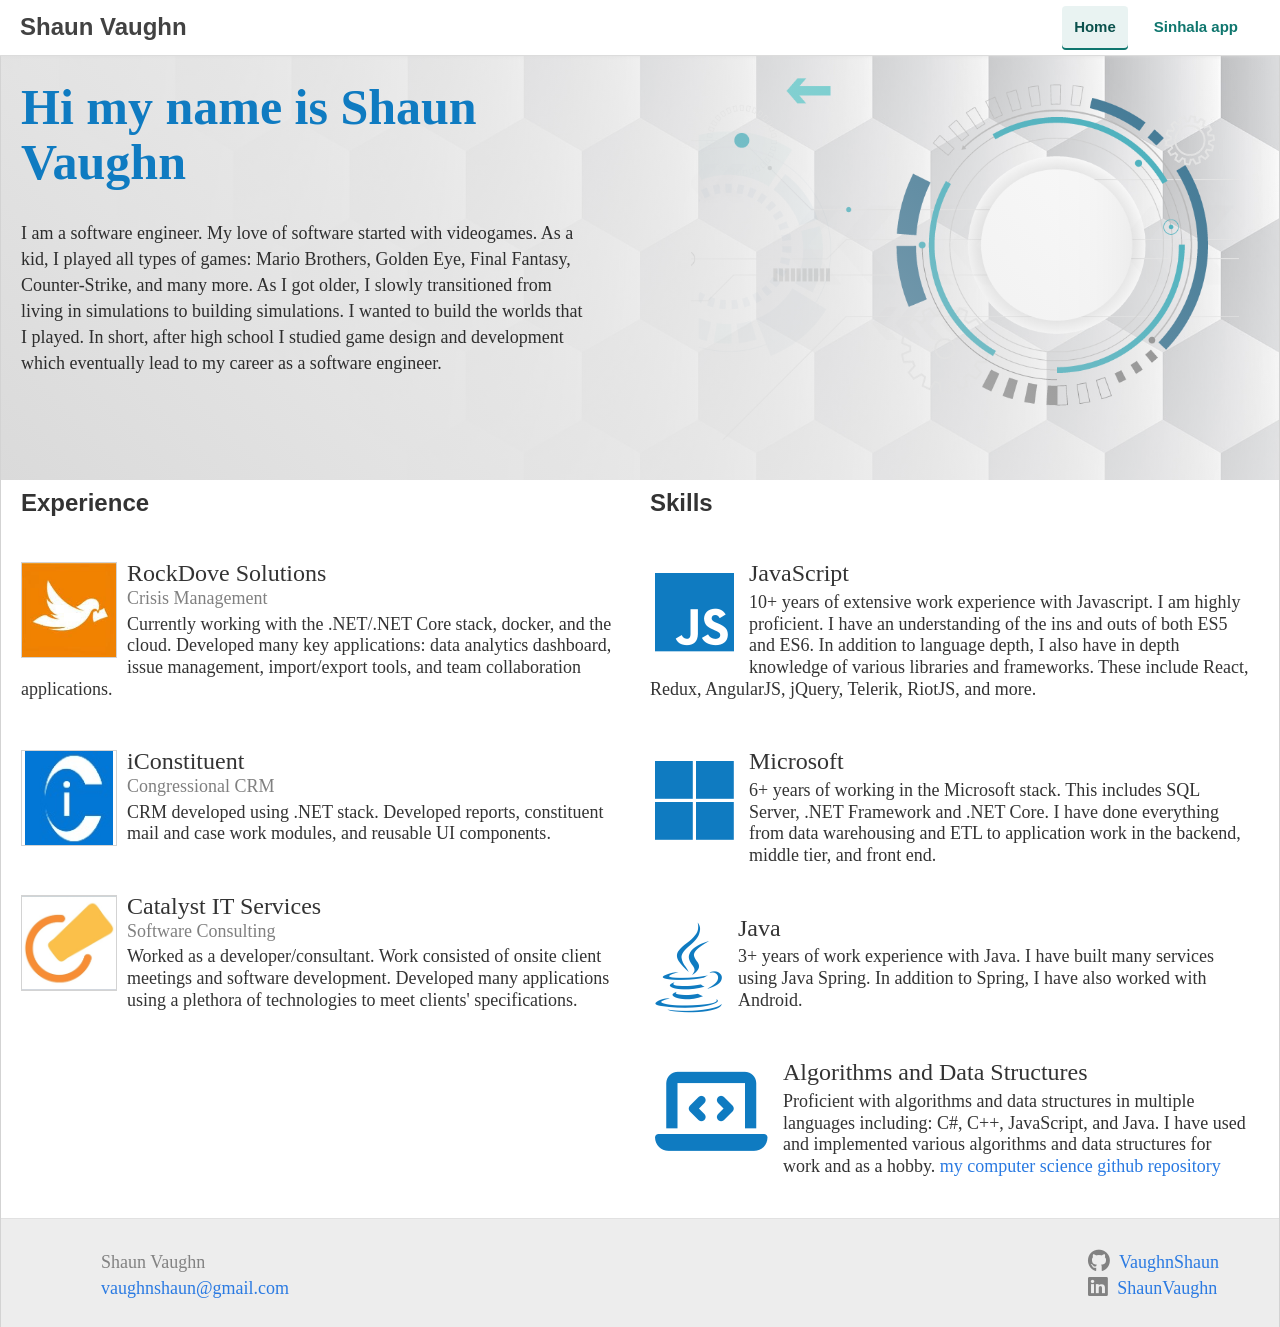
<file: index.html>
<!doctype html><html lang=en-US><head><meta charset=utf-8><meta name=viewport content="width=device-width,initial-scale=1"><title>Shaun Vaughn</title><meta name=description content="Personal portfolio and blog of Shaun Vaughn, software engineer."><meta name=author content="Shaun Vaughn"><meta name=theme-color content="#0f7bc1"><meta property="og:title" content="Shaun Vaughn"><meta property="og:description" content="Personal portfolio and blog of Shaun Vaughn, software engineer."><meta property="og:type" content="website"><meta property="og:url" content="https://shaunvaughn.com/"><meta name=twitter:card content="summary"><meta name=twitter:title content="Shaun Vaughn"><meta name=twitter:description content="Personal portfolio and blog of Shaun Vaughn, software engineer."><meta name=twitter:creator content="Shaun Vaughn"><link rel=stylesheet href=https://cdnjs.cloudflare.com/ajax/libs/font-awesome/6.5.1/css/all.min.css integrity="sha512-DTOQO9RWCH3ppGqcWaEA1BIZOC6xxalwEsw9c2QQeAIftl+Vegovlnee1c9QX4TctnWMn13TZye+giMm8e2LwA==" crossorigin=anonymous referrerpolicy=no-referrer><link rel=stylesheet href=/css/main.min.17d0fb2d370b8c3571c90b39359c25750fd1454284b0af43919601e5b69910d9.css integrity="sha256-F9D7LTcLjDVxyQs5NZwldQ/RRUKEsK9DkZYB5baZENk="><meta name=generator content="Hugo 0.168.0"></head><body><div class=site-body><div class=site-body-inner><header id=site-header class=site-header><div class=header-inner><h1 class=site-title><a href=/>Shaun Vaughn</a></h1><button class=nav-toggle id=site-nav-toggle type=button aria-label="Open navigation" aria-controls=site-nav aria-expanded=false>
<span aria-hidden=true></span>
<span aria-hidden=true></span>
<span aria-hidden=true></span></button><nav class=site-nav id=site-nav aria-label="Primary navigation"><a href=/ class=is-active aria-current=page>Home</a>
<a href=/sinhala/>Sinhala app</a></nav></div></header><main class=site-main><div class="mission clearfix"><div class=mission-color></div><div class=mission-statement-container><div class=mission-header>Hi my name is Shaun Vaughn</div><div class=mission-content>I am a software engineer. My love of software started with videogames. As a kid, I played all types of games: Mario Brothers, Golden Eye, Final Fantasy, Counter-Strike, and many more. As I got older, I slowly transitioned from living in simulations to building simulations. I wanted to build the worlds that I played. In short, after high school I studied game design and development which eventually lead to my career as a software engineer.</div></div><div class=mission-image-container><img src=/images/digitalabstract.png alt="digital abstraction"></div></div><div class=profile-container><div class=profile-section><h3>Experience</h3><div class=card><div class=card-logo><img alt="RockDove Solutions Logo" src=/images/rockdovelogo.jpg></div><div class=card-content><div class=card-header>RockDove Solutions</div><div class=card-meta>Crisis Management</div><p class=card-description>Currently working with the .NET/.NET Core stack, docker, and the cloud. Developed many key applications: data analytics dashboard, issue management, import/export tools, and team collaboration applications.</p></div></div><div class=card><div class=card-logo><img alt="iConstituent Logo" src=/images/iconstituentlogo.jpg></div><div class=card-content><div class=card-header>iConstituent</div><div class=card-meta>Congressional CRM</div><p class=card-description>CRM developed using .NET stack. Developed reports, constituent mail and case work modules, and reusable UI components.</p></div></div><div class=card><div class=card-logo><img alt="Catalyst IT Services Logo" src=/images/catalystlogo.png></div><div class=card-content><div class=card-header>Catalyst IT Services</div><div class=card-meta>Software Consulting</div><p class=card-description>Worked as a developer/consultant. Work consisted of onsite client meetings and software development. Developed many applications using a plethora of technologies to meet clients' specifications.</p></div></div></div><div class=profile-section><h3>Skills</h3><div class=card><div class="card-logo card-logo-icon" style=border:none><i class="fa-brands fa-js"></i></div><div class=card-content><div class=card-header>JavaScript</div><p class=card-description>10+ years of extensive work experience with Javascript. I am highly proficient. I have an understanding of the ins and outs of both ES5 and ES6. In addition to language depth, I also have in depth knowledge of various libraries and frameworks. These include React, Redux, AngularJS, jQuery, Telerik, RiotJS, and more.</p></div></div><div class=card><div class="card-logo card-logo-icon" style=border:none><i class="fa-brands fa-microsoft"></i></div><div class=card-content><div class=card-header>Microsoft</div><p class=card-description>6+ years of working in the Microsoft stack. This includes SQL Server, .NET Framework and .NET Core. I have done everything from data warehousing and ETL to application work in the backend, middle tier, and front end.</p></div></div><div class=card><div class="card-logo card-logo-icon" style=border:none><i class="fa-brands fa-java"></i></div><div class=card-content><div class=card-header>Java</div><p class=card-description>3+ years of work experience with Java. I have built many services using Java Spring. In addition to Spring, I have also worked with Android.</p></div></div><div class=card><div class="card-logo card-logo-icon" style=border:none><i class="fa-solid fa-laptop-code"></i></div><div class=card-content><div class=card-header>Algorithms and Data Structures</div><p class=card-description>Proficient with algorithms and data structures in multiple languages including: C#, C++, JavaScript, and Java. I have used and implemented various algorithms and data structures for work and as a hobby.
<a target=_blank rel="noopener noreferrer" href=https://github.com/vaughnshaun/ComputerScience>my computer science github repository</a></p></div></div></div></div></main><footer class=site-footer><div class=footer-wrapper><div class=footer-columns><div class="footer-col footer-col-left"><ul class=contact-list><li>Shaun Vaughn</li><li><a href=mailto:vaughnshaun@gmail.com>vaughnshaun@gmail.com</a></li></ul></div><div class="footer-col footer-col-right"><ul class=social-media-list><li><i class="fa-brands fa-github fa-lg"></i>
<a href=https://github.com/VaughnShaun target=_blank rel="noopener noreferrer"><span class=username>VaughnShaun</span></a></li><li><i class="fa-brands fa-linkedin fa-lg"></i>
<a href=https://www.linkedin.com/in/ShaunVaughn target=_blank rel="noopener noreferrer"><span class=username>ShaunVaughn</span></a></li></ul></div></div></div></footer></div></div><script>(function(){var n=document.getElementById("site-header"),e=document.getElementById("site-nav-toggle"),s=document.getElementById("site-nav");if(!n||!e||!s)return;function t(t){n.classList.toggle("nav-open",t),e.setAttribute("aria-expanded",String(t)),e.setAttribute("aria-label",t?"Close navigation":"Open navigation")}e.addEventListener("click",function(){t(e.getAttribute("aria-expanded")!=="true")}),s.querySelectorAll("a").forEach(function(e){e.addEventListener("click",function(){t(!1)})}),document.addEventListener("click",function(e){n.contains(e.target)||t(!1)}),document.addEventListener("keydown",function(n){if(n.key!=="Escape"||e.getAttribute("aria-expanded")!=="true")return;t(!1),e.focus()}),window.addEventListener("resize",function(){window.innerWidth>640&&t(!1)})})()</script></body></html>
</file>
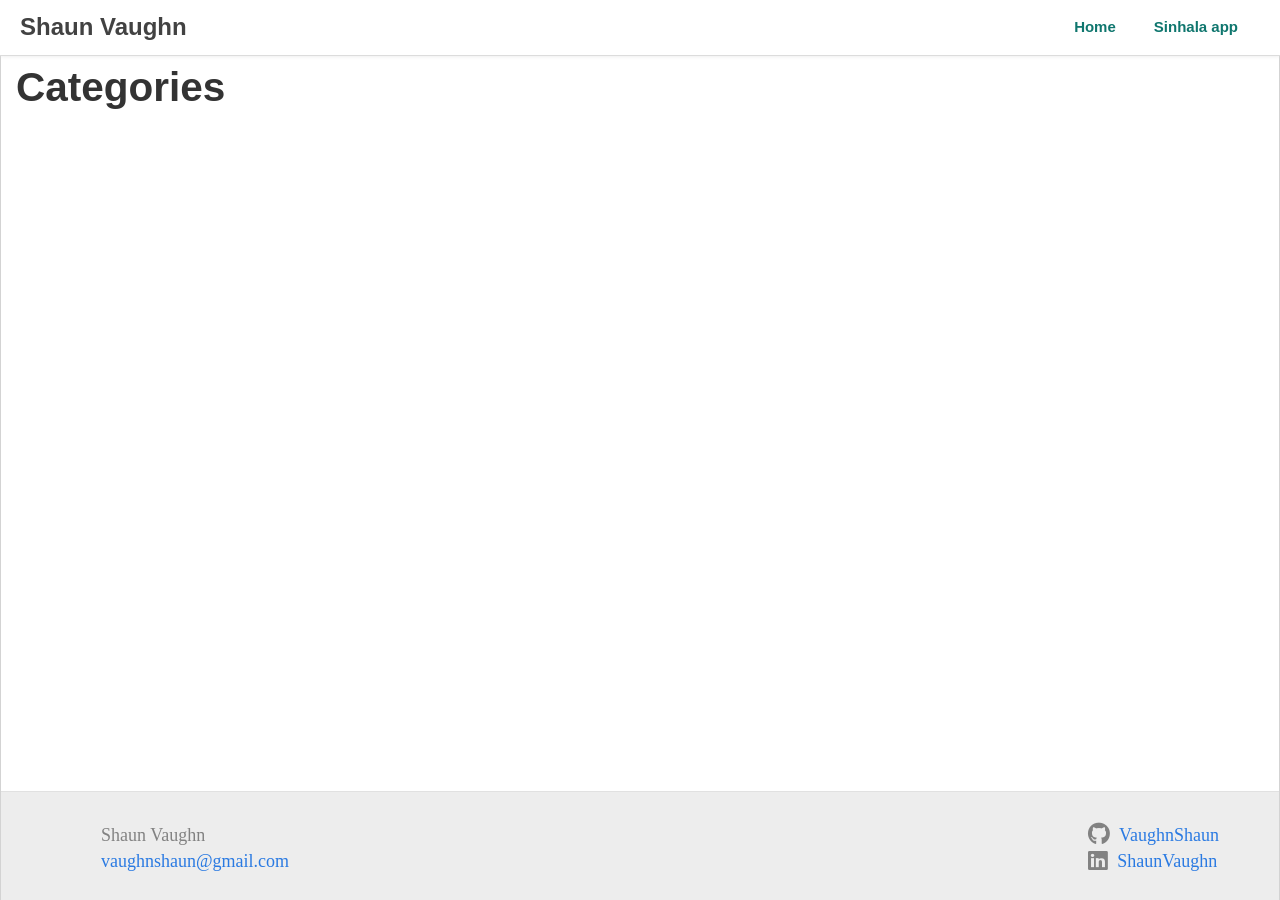
<file: categories/index.html>
<!doctype html><html lang=en-US><head><meta charset=utf-8><meta name=viewport content="width=device-width,initial-scale=1"><title>Categories | Shaun Vaughn</title><meta name=description content="Personal portfolio and blog of Shaun Vaughn, software engineer."><meta name=author content="Shaun Vaughn"><meta name=theme-color content="#0f7bc1"><meta property="og:title" content="Categories"><meta property="og:description" content="Personal portfolio and blog of Shaun Vaughn, software engineer."><meta property="og:type" content="website"><meta property="og:url" content="https://shaunvaughn.com/categories/"><meta name=twitter:card content="summary"><meta name=twitter:title content="Categories"><meta name=twitter:description content="Personal portfolio and blog of Shaun Vaughn, software engineer."><meta name=twitter:creator content="Shaun Vaughn"><link rel=stylesheet href=https://cdnjs.cloudflare.com/ajax/libs/font-awesome/6.5.1/css/all.min.css integrity="sha512-DTOQO9RWCH3ppGqcWaEA1BIZOC6xxalwEsw9c2QQeAIftl+Vegovlnee1c9QX4TctnWMn13TZye+giMm8e2LwA==" crossorigin=anonymous referrerpolicy=no-referrer><link rel=stylesheet href=/css/main.min.17d0fb2d370b8c3571c90b39359c25750fd1454284b0af43919601e5b69910d9.css integrity="sha256-F9D7LTcLjDVxyQs5NZwldQ/RRUKEsK9DkZYB5baZENk="></head><body><div class=site-body><div class=site-body-inner><header id=site-header class=site-header><div class=header-inner><h1 class=site-title><a href=/>Shaun Vaughn</a></h1><button class=nav-toggle id=site-nav-toggle type=button aria-label="Open navigation" aria-controls=site-nav aria-expanded=false>
<span aria-hidden=true></span>
<span aria-hidden=true></span>
<span aria-hidden=true></span></button><nav class=site-nav id=site-nav aria-label="Primary navigation"><a href=/>Home</a>
<a href=/sinhala/>Sinhala app</a></nav></div></header><main class=site-main><div class=list-page><h1>Categories</h1></div></main><footer class=site-footer><div class=footer-wrapper><div class=footer-columns><div class="footer-col footer-col-left"><ul class=contact-list><li>Shaun Vaughn</li><li><a href=mailto:vaughnshaun@gmail.com>vaughnshaun@gmail.com</a></li></ul></div><div class="footer-col footer-col-right"><ul class=social-media-list><li><i class="fa-brands fa-github fa-lg"></i>
<a href=https://github.com/VaughnShaun target=_blank rel="noopener noreferrer"><span class=username>VaughnShaun</span></a></li><li><i class="fa-brands fa-linkedin fa-lg"></i>
<a href=https://www.linkedin.com/in/ShaunVaughn target=_blank rel="noopener noreferrer"><span class=username>ShaunVaughn</span></a></li></ul></div></div></div></footer></div></div><script>(function(){var n=document.getElementById("site-header"),e=document.getElementById("site-nav-toggle"),s=document.getElementById("site-nav");if(!n||!e||!s)return;function t(t){n.classList.toggle("nav-open",t),e.setAttribute("aria-expanded",String(t)),e.setAttribute("aria-label",t?"Close navigation":"Open navigation")}e.addEventListener("click",function(){t(e.getAttribute("aria-expanded")!=="true")}),s.querySelectorAll("a").forEach(function(e){e.addEventListener("click",function(){t(!1)})}),document.addEventListener("click",function(e){n.contains(e.target)||t(!1)}),document.addEventListener("keydown",function(n){if(n.key!=="Escape"||e.getAttribute("aria-expanded")!=="true")return;t(!1),e.focus()}),window.addEventListener("resize",function(){window.innerWidth>640&&t(!1)})})()</script></body></html>
</file>
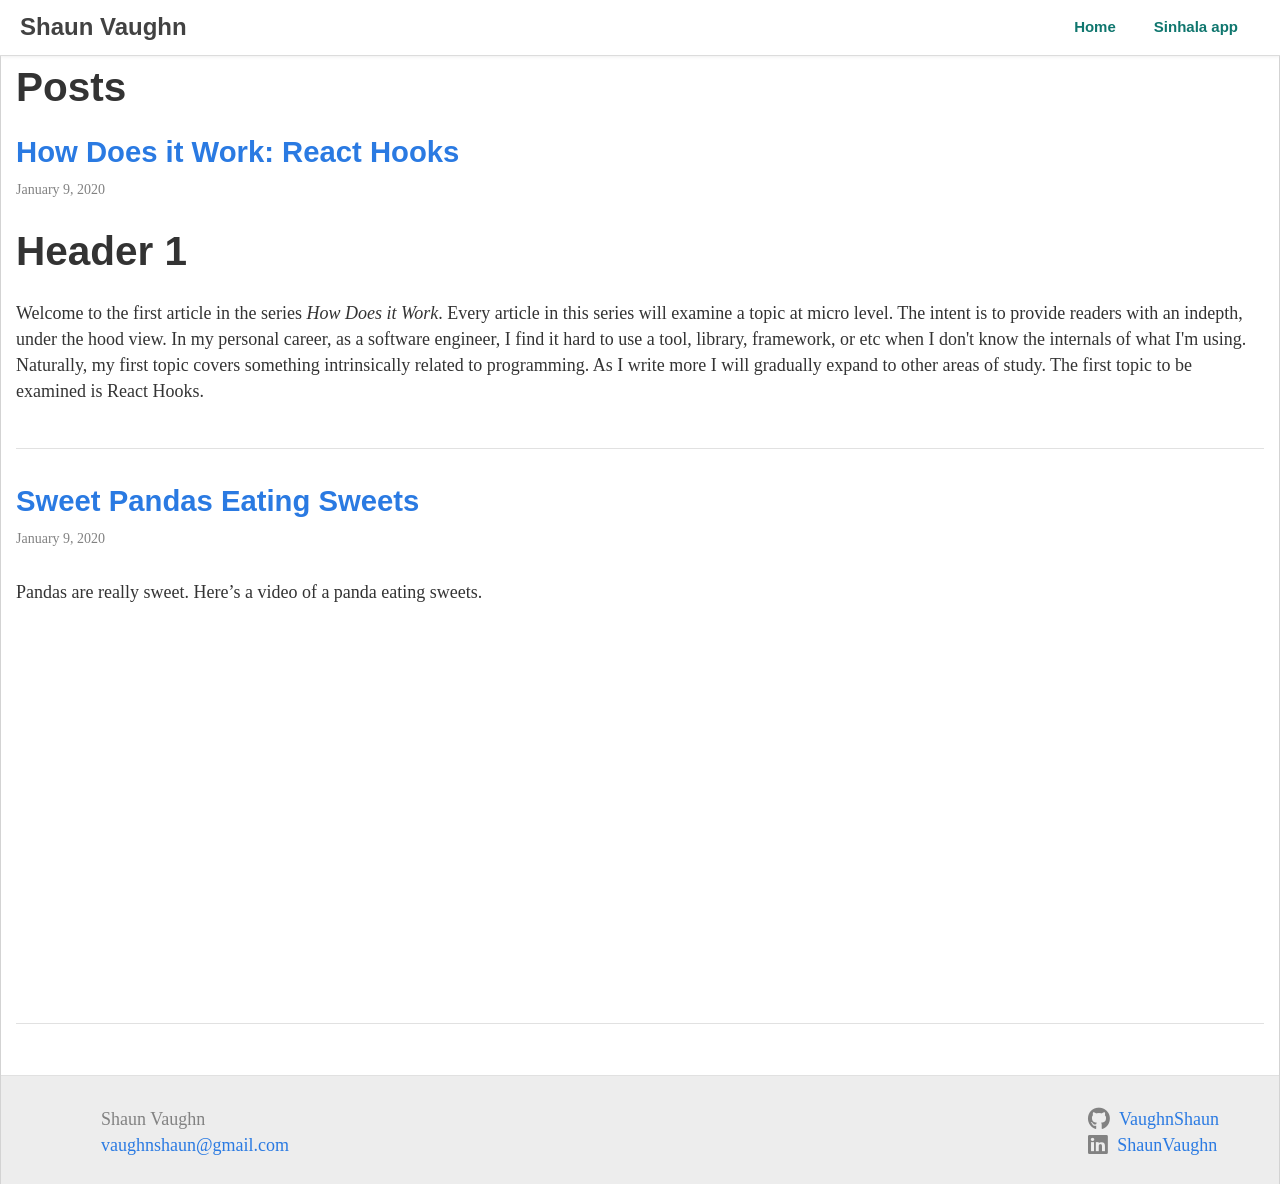
<file: posts/index.html>
<!doctype html><html lang=en-US><head><meta charset=utf-8><meta name=viewport content="width=device-width,initial-scale=1"><title>Posts | Shaun Vaughn</title><meta name=description content="Personal portfolio and blog of Shaun Vaughn, software engineer."><meta name=author content="Shaun Vaughn"><meta name=theme-color content="#0f7bc1"><meta property="og:title" content="Posts"><meta property="og:description" content="Personal portfolio and blog of Shaun Vaughn, software engineer."><meta property="og:type" content="website"><meta property="og:url" content="https://shaunvaughn.com/posts/"><meta name=twitter:card content="summary"><meta name=twitter:title content="Posts"><meta name=twitter:description content="Personal portfolio and blog of Shaun Vaughn, software engineer."><meta name=twitter:creator content="Shaun Vaughn"><link rel=stylesheet href=https://cdnjs.cloudflare.com/ajax/libs/font-awesome/6.5.1/css/all.min.css integrity="sha512-DTOQO9RWCH3ppGqcWaEA1BIZOC6xxalwEsw9c2QQeAIftl+Vegovlnee1c9QX4TctnWMn13TZye+giMm8e2LwA==" crossorigin=anonymous referrerpolicy=no-referrer><link rel=stylesheet href=/css/main.min.17d0fb2d370b8c3571c90b39359c25750fd1454284b0af43919601e5b69910d9.css integrity="sha256-F9D7LTcLjDVxyQs5NZwldQ/RRUKEsK9DkZYB5baZENk="></head><body><div class=site-body><div class=site-body-inner><header id=site-header class=site-header><div class=header-inner><h1 class=site-title><a href=/>Shaun Vaughn</a></h1><button class=nav-toggle id=site-nav-toggle type=button aria-label="Open navigation" aria-controls=site-nav aria-expanded=false>
<span aria-hidden=true></span>
<span aria-hidden=true></span>
<span aria-hidden=true></span></button><nav class=site-nav id=site-nav aria-label="Primary navigation"><a href=/>Home</a>
<a href=/sinhala/>Sinhala app</a></nav></div></header><main class=site-main><div class=list-page><h1>Posts</h1><article class=post-summary><h2><a href=/posts/howdoesitwork-reacthooks/>How Does it Work: React Hooks</a></h2><time class=post-date datetime="2020-01-09 00:00:00 +0000 UTC">January 9, 2020</time><p><h1 id=header-1>Header 1</h1><p>Welcome to the first article in the series <em>How Does it Work</em>. Every article in this series will examine
a topic at micro level. The intent is to provide readers with an indepth, under the hood view. In my personal career, as a software engineer, I find it hard to use a tool, library, framework, or etc when I don't know the internals of what I'm using. Naturally, my first topic covers something intrinsically related to programming. As I write more I will gradually expand to other areas of study. The first topic to be examined is React Hooks.</p></p></article><article class=post-summary><h2><a href=/posts/sweet-pandas-eating-sweets/>Sweet Pandas Eating Sweets</a></h2><time class=post-date datetime="2020-01-09 00:00:00 +0000 UTC">January 9, 2020</time><p><p>Pandas are really sweet.
Here&rsquo;s a video of a panda eating sweets.</p><iframe width=560 height=315 src=https://www.youtube.com/embed/4n0xNbfJLR8 frameborder=0 allowfullscreen></iframe></p></article></div></main><footer class=site-footer><div class=footer-wrapper><div class=footer-columns><div class="footer-col footer-col-left"><ul class=contact-list><li>Shaun Vaughn</li><li><a href=mailto:vaughnshaun@gmail.com>vaughnshaun@gmail.com</a></li></ul></div><div class="footer-col footer-col-right"><ul class=social-media-list><li><i class="fa-brands fa-github fa-lg"></i>
<a href=https://github.com/VaughnShaun target=_blank rel="noopener noreferrer"><span class=username>VaughnShaun</span></a></li><li><i class="fa-brands fa-linkedin fa-lg"></i>
<a href=https://www.linkedin.com/in/ShaunVaughn target=_blank rel="noopener noreferrer"><span class=username>ShaunVaughn</span></a></li></ul></div></div></div></footer></div></div><script>(function(){var n=document.getElementById("site-header"),e=document.getElementById("site-nav-toggle"),s=document.getElementById("site-nav");if(!n||!e||!s)return;function t(t){n.classList.toggle("nav-open",t),e.setAttribute("aria-expanded",String(t)),e.setAttribute("aria-label",t?"Close navigation":"Open navigation")}e.addEventListener("click",function(){t(e.getAttribute("aria-expanded")!=="true")}),s.querySelectorAll("a").forEach(function(e){e.addEventListener("click",function(){t(!1)})}),document.addEventListener("click",function(e){n.contains(e.target)||t(!1)}),document.addEventListener("keydown",function(n){if(n.key!=="Escape"||e.getAttribute("aria-expanded")!=="true")return;t(!1),e.focus()}),window.addEventListener("resize",function(){window.innerWidth>640&&t(!1)})})()</script></body></html>
</file>
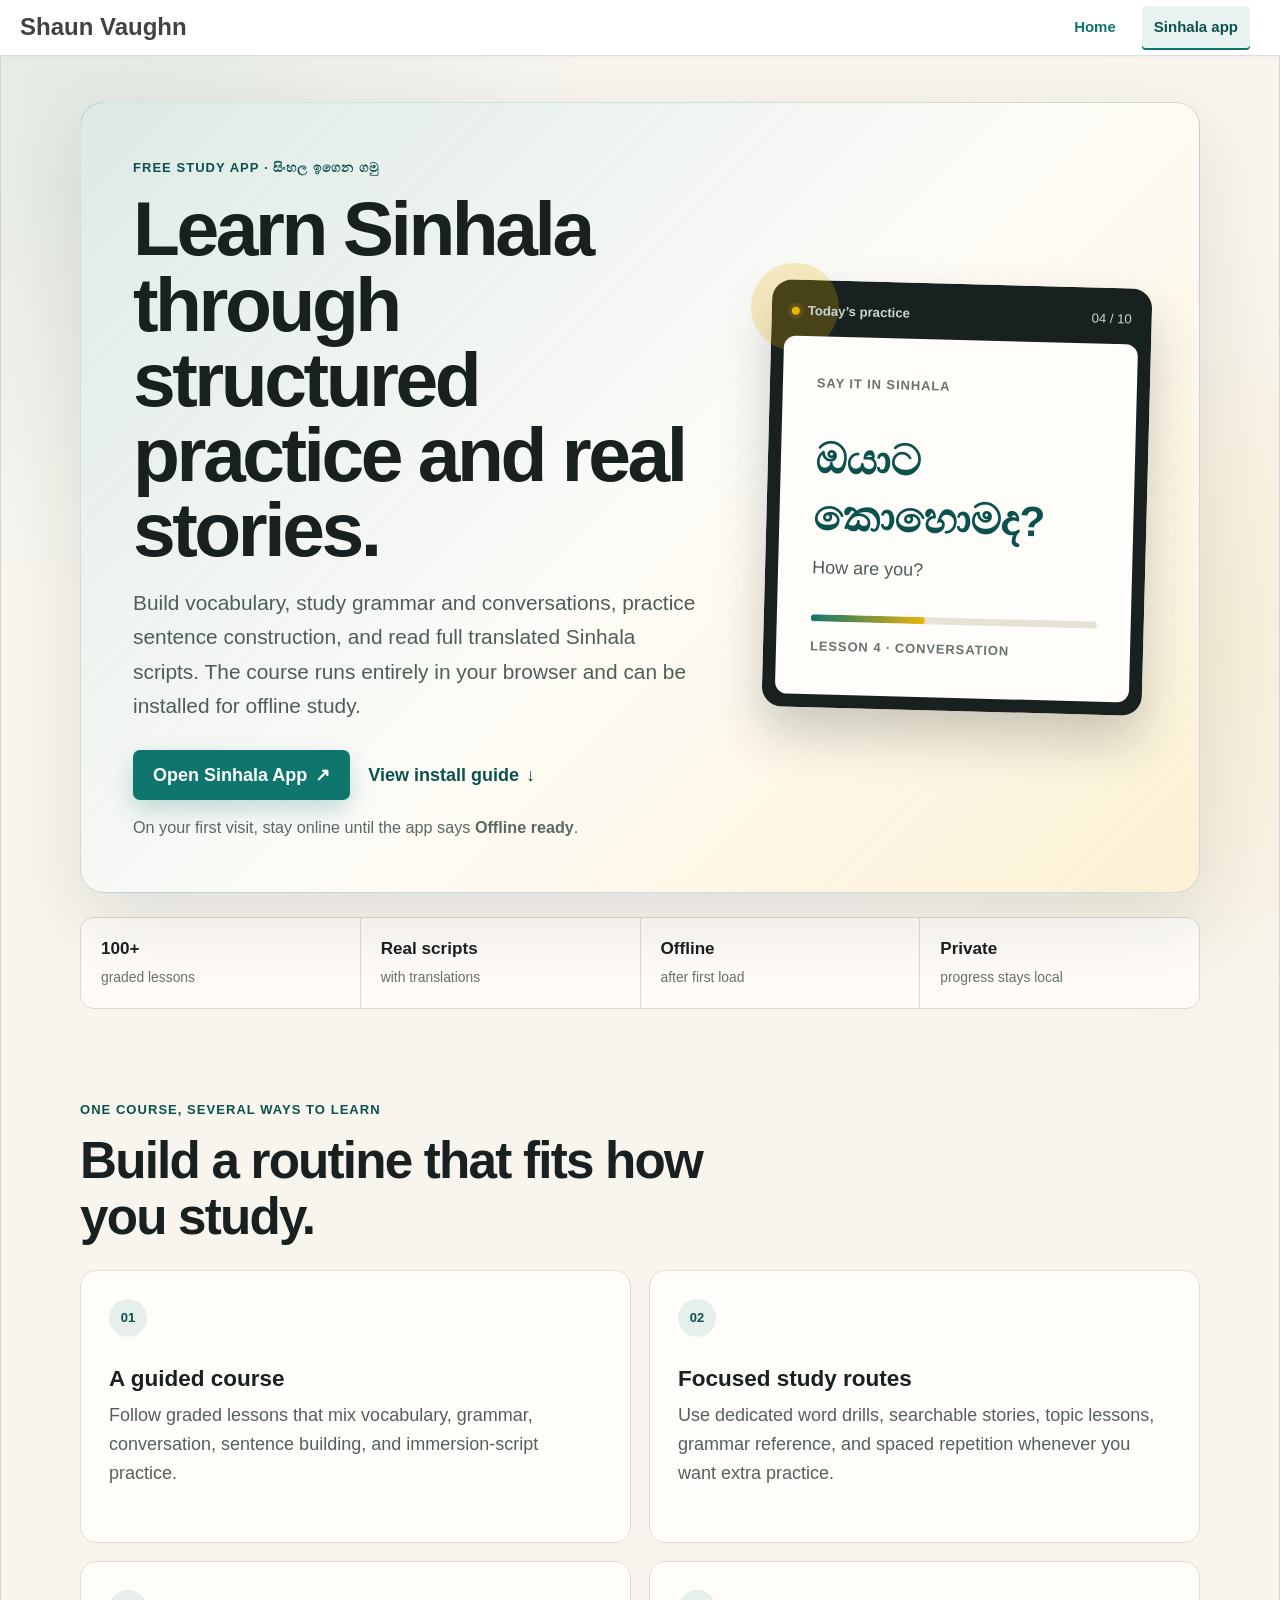
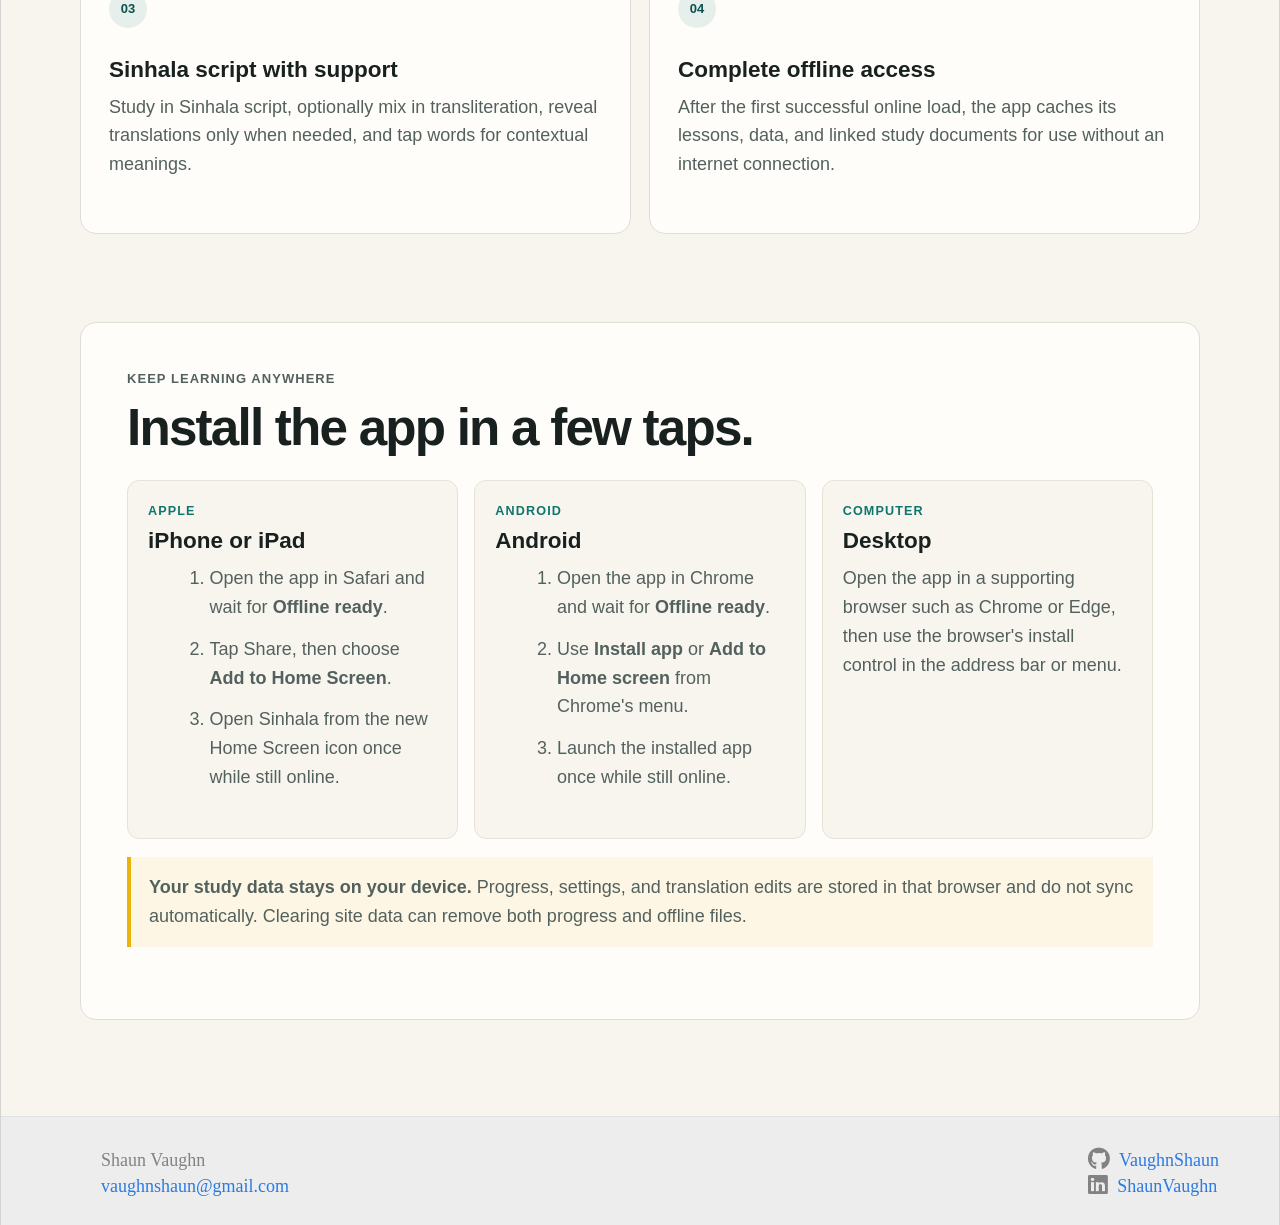
<file: sinhala/index.html>
<!doctype html><html lang=en-US><head><meta charset=utf-8><meta name=viewport content="width=device-width,initial-scale=1"><title>Learn Sinhala | Shaun Vaughn</title><meta name=description content="A free, installable Sinhala course with offline lessons, stories, word drills, and grammar reference."><meta name=author content="Shaun Vaughn"><meta name=theme-color content="#0f7bc1"><meta property="og:title" content="Learn Sinhala"><meta property="og:description" content="A free, installable Sinhala course with offline lessons, stories, word drills, and grammar reference."><meta property="og:type" content="article"><meta property="og:url" content="https://shaunvaughn.com/sinhala/"><meta name=twitter:card content="summary"><meta name=twitter:title content="Learn Sinhala"><meta name=twitter:description content="A free, installable Sinhala course with offline lessons, stories, word drills, and grammar reference."><meta name=twitter:creator content="Shaun Vaughn"><link rel=stylesheet href=https://cdnjs.cloudflare.com/ajax/libs/font-awesome/6.5.1/css/all.min.css integrity="sha512-DTOQO9RWCH3ppGqcWaEA1BIZOC6xxalwEsw9c2QQeAIftl+Vegovlnee1c9QX4TctnWMn13TZye+giMm8e2LwA==" crossorigin=anonymous referrerpolicy=no-referrer><link rel=stylesheet href=/css/main.min.17d0fb2d370b8c3571c90b39359c25750fd1454284b0af43919601e5b69910d9.css integrity="sha256-F9D7LTcLjDVxyQs5NZwldQ/RRUKEsK9DkZYB5baZENk="></head><body><div class=site-body><div class=site-body-inner><header id=site-header class=site-header><div class=header-inner><h1 class=site-title><a href=/>Shaun Vaughn</a></h1><button class=nav-toggle id=site-nav-toggle type=button aria-label="Open navigation" aria-controls=site-nav aria-expanded=false>
<span aria-hidden=true></span>
<span aria-hidden=true></span>
<span aria-hidden=true></span></button><nav class=site-nav id=site-nav aria-label="Primary navigation"><a href=/>Home</a>
<a href=/sinhala/ class=is-active aria-current=page>Sinhala app</a></nav></div></header><main class=site-main><article class=sinhala-page><div class=sinhala-landing><section class=sinhala-hero><div class=sinhala-hero-copy><p class=sinhala-kicker>Free study app <span aria-hidden=true>·</span> <span lang=si>සිංහල ඉගෙන ගමු</span></p><h1>Learn Sinhala through structured practice and real stories.</h1><p class=sinhala-lede>Build vocabulary, study grammar and conversations, practice sentence construction, and read full translated Sinhala scripts. The course runs entirely in your browser and can be installed for offline study.</p><div class=sinhala-actions><a class=sinhala-cta href=/sinhala/app/ target=_blank rel="noopener noreferrer" aria-label="Open Sinhala App in a new tab">Open Sinhala App <span aria-hidden=true>↗</span></a>
<a class=sinhala-text-link href=#install>View install guide <span aria-hidden=true>↓</span></a></div><p class=sinhala-ready-note>On your first visit, stay online until the app says <strong>Offline ready</strong>.</p></div><aside class=sinhala-preview aria-label="Preview of a Sinhala conversation exercise"><div class=sinhala-preview-bar><span class=sinhala-preview-dot aria-hidden=true></span>
<strong>Today’s practice</strong>
<span>04 / 10</span></div><div class=sinhala-preview-card><p class=sinhala-preview-label>Say it in Sinhala</p><p class=sinhala-preview-script lang=si>ඔයාට කොහොමද?</p><p class=sinhala-preview-translation>How are you?</p><div class=sinhala-preview-progress aria-label="Practice preview progress"><span></span></div><p class=sinhala-preview-meta>Lesson 4 <span aria-hidden=true>·</span> Conversation</p></div></aside></section><section class=sinhala-highlights aria-label="Course highlights"><div><strong>100+</strong><span>graded lessons</span></div><div><strong>Real scripts</strong><span>with translations</span></div><div><strong>Offline</strong><span>after first load</span></div><div><strong>Private</strong><span>progress stays local</span></div></section><div class=sinhala-section-heading><p class=sinhala-kicker>One course, several ways to learn</p><h2>Build a routine that fits how you study.</h2></div><div class=sinhala-feature-grid><section class=sinhala-feature><span class=sinhala-feature-number aria-hidden=true>01</span><h3>A guided course</h3><p>Follow graded lessons that mix vocabulary, grammar, conversation, sentence building, and immersion-script practice.</p></section><section class=sinhala-feature><span class=sinhala-feature-number aria-hidden=true>02</span><h3>Focused study routes</h3><p>Use dedicated word drills, searchable stories, topic lessons, grammar reference, and spaced repetition whenever you want extra practice.</p></section><section class=sinhala-feature><span class=sinhala-feature-number aria-hidden=true>03</span><h3>Sinhala script with support</h3><p>Study in Sinhala script, optionally mix in transliteration, reveal translations only when needed, and tap words for contextual meanings.</p></section><section class=sinhala-feature><span class=sinhala-feature-number aria-hidden=true>04</span><h3>Complete offline access</h3><p>After the first successful online load, the app caches its lessons, data, and linked study documents for use without an internet connection.</p></section></div><section id=install class=sinhala-install><div class=sinhala-section-heading><p class=sinhala-kicker>Keep learning anywhere</p><h2>Install the app in a few taps.</h2></div><div class=sinhala-install-grid><section><p class=sinhala-install-label>Apple</p><h3>iPhone or iPad</h3><ol><li>Open the app in Safari and wait for <strong>Offline ready</strong>.</li><li>Tap Share, then choose <strong>Add to Home Screen</strong>.</li><li>Open Sinhala from the new Home Screen icon once while still online.</li></ol></section><section><p class=sinhala-install-label>Android</p><h3>Android</h3><ol><li>Open the app in Chrome and wait for <strong>Offline ready</strong>.</li><li>Use <strong>Install app</strong> or <strong>Add to Home screen</strong> from Chrome's menu.</li><li>Launch the installed app once while still online.</li></ol></section><section><p class=sinhala-install-label>Computer</p><h3>Desktop</h3><p>Open the app in a supporting browser such as Chrome or Edge, then use the browser's install control in the address bar or menu.</p></section></div><p class=sinhala-privacy><strong>Your study data stays on your device.</strong> Progress, settings, and translation edits are stored in that browser and do not sync automatically. Clearing site data can remove both progress and offline files.</p></section></div></article></main><footer class=site-footer><div class=footer-wrapper><div class=footer-columns><div class="footer-col footer-col-left"><ul class=contact-list><li>Shaun Vaughn</li><li><a href=mailto:vaughnshaun@gmail.com>vaughnshaun@gmail.com</a></li></ul></div><div class="footer-col footer-col-right"><ul class=social-media-list><li><i class="fa-brands fa-github fa-lg"></i>
<a href=https://github.com/VaughnShaun target=_blank rel="noopener noreferrer"><span class=username>VaughnShaun</span></a></li><li><i class="fa-brands fa-linkedin fa-lg"></i>
<a href=https://www.linkedin.com/in/ShaunVaughn target=_blank rel="noopener noreferrer"><span class=username>ShaunVaughn</span></a></li></ul></div></div></div></footer></div></div><script>(function(){var n=document.getElementById("site-header"),e=document.getElementById("site-nav-toggle"),s=document.getElementById("site-nav");if(!n||!e||!s)return;function t(t){n.classList.toggle("nav-open",t),e.setAttribute("aria-expanded",String(t)),e.setAttribute("aria-label",t?"Close navigation":"Open navigation")}e.addEventListener("click",function(){t(e.getAttribute("aria-expanded")!=="true")}),s.querySelectorAll("a").forEach(function(e){e.addEventListener("click",function(){t(!1)})}),document.addEventListener("click",function(e){n.contains(e.target)||t(!1)}),document.addEventListener("keydown",function(n){if(n.key!=="Escape"||e.getAttribute("aria-expanded")!=="true")return;t(!1),e.focus()}),window.addEventListener("resize",function(){window.innerWidth>640&&t(!1)})})()</script></body></html>
</file>
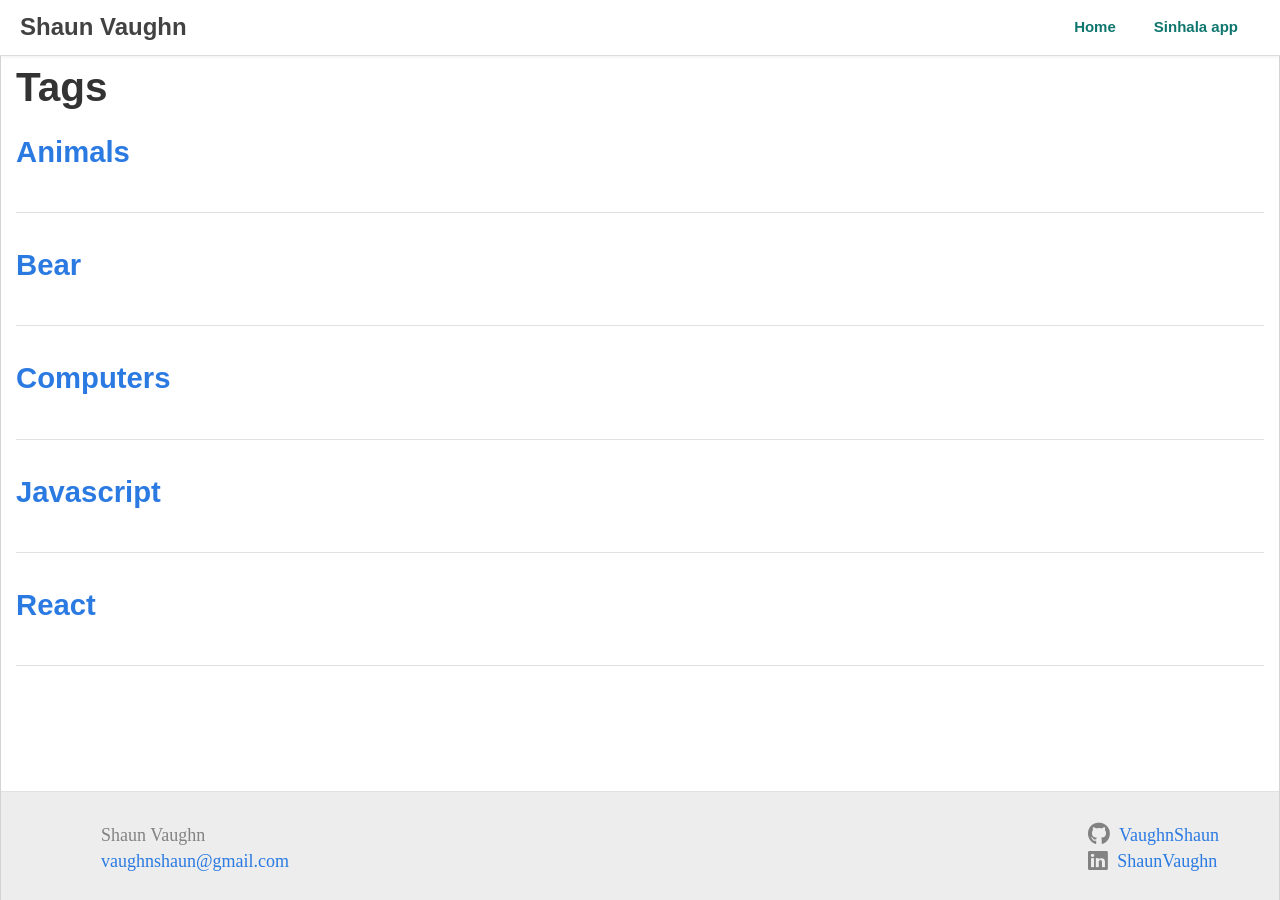
<file: tags/index.html>
<!doctype html><html lang=en-US><head><meta charset=utf-8><meta name=viewport content="width=device-width,initial-scale=1"><title>Tags | Shaun Vaughn</title><meta name=description content="Personal portfolio and blog of Shaun Vaughn, software engineer."><meta name=author content="Shaun Vaughn"><meta name=theme-color content="#0f7bc1"><meta property="og:title" content="Tags"><meta property="og:description" content="Personal portfolio and blog of Shaun Vaughn, software engineer."><meta property="og:type" content="website"><meta property="og:url" content="https://shaunvaughn.com/tags/"><meta name=twitter:card content="summary"><meta name=twitter:title content="Tags"><meta name=twitter:description content="Personal portfolio and blog of Shaun Vaughn, software engineer."><meta name=twitter:creator content="Shaun Vaughn"><link rel=stylesheet href=https://cdnjs.cloudflare.com/ajax/libs/font-awesome/6.5.1/css/all.min.css integrity="sha512-DTOQO9RWCH3ppGqcWaEA1BIZOC6xxalwEsw9c2QQeAIftl+Vegovlnee1c9QX4TctnWMn13TZye+giMm8e2LwA==" crossorigin=anonymous referrerpolicy=no-referrer><link rel=stylesheet href=/css/main.min.17d0fb2d370b8c3571c90b39359c25750fd1454284b0af43919601e5b69910d9.css integrity="sha256-F9D7LTcLjDVxyQs5NZwldQ/RRUKEsK9DkZYB5baZENk="></head><body><div class=site-body><div class=site-body-inner><header id=site-header class=site-header><div class=header-inner><h1 class=site-title><a href=/>Shaun Vaughn</a></h1><button class=nav-toggle id=site-nav-toggle type=button aria-label="Open navigation" aria-controls=site-nav aria-expanded=false>
<span aria-hidden=true></span>
<span aria-hidden=true></span>
<span aria-hidden=true></span></button><nav class=site-nav id=site-nav aria-label="Primary navigation"><a href=/>Home</a>
<a href=/sinhala/>Sinhala app</a></nav></div></header><main class=site-main><div class=list-page><h1>Tags</h1><article class=post-summary><h2><a href=/tags/animals/>Animals</a></h2><p></p></article><article class=post-summary><h2><a href=/tags/bear/>Bear</a></h2><p></p></article><article class=post-summary><h2><a href=/tags/computers/>Computers</a></h2><p></p></article><article class=post-summary><h2><a href=/tags/javascript/>Javascript</a></h2><p></p></article><article class=post-summary><h2><a href=/tags/react/>React</a></h2><p></p></article></div></main><footer class=site-footer><div class=footer-wrapper><div class=footer-columns><div class="footer-col footer-col-left"><ul class=contact-list><li>Shaun Vaughn</li><li><a href=mailto:vaughnshaun@gmail.com>vaughnshaun@gmail.com</a></li></ul></div><div class="footer-col footer-col-right"><ul class=social-media-list><li><i class="fa-brands fa-github fa-lg"></i>
<a href=https://github.com/VaughnShaun target=_blank rel="noopener noreferrer"><span class=username>VaughnShaun</span></a></li><li><i class="fa-brands fa-linkedin fa-lg"></i>
<a href=https://www.linkedin.com/in/ShaunVaughn target=_blank rel="noopener noreferrer"><span class=username>ShaunVaughn</span></a></li></ul></div></div></div></footer></div></div><script>(function(){var n=document.getElementById("site-header"),e=document.getElementById("site-nav-toggle"),s=document.getElementById("site-nav");if(!n||!e||!s)return;function t(t){n.classList.toggle("nav-open",t),e.setAttribute("aria-expanded",String(t)),e.setAttribute("aria-label",t?"Close navigation":"Open navigation")}e.addEventListener("click",function(){t(e.getAttribute("aria-expanded")!=="true")}),s.querySelectorAll("a").forEach(function(e){e.addEventListener("click",function(){t(!1)})}),document.addEventListener("click",function(e){n.contains(e.target)||t(!1)}),document.addEventListener("keydown",function(n){if(n.key!=="Escape"||e.getAttribute("aria-expanded")!=="true")return;t(!1),e.focus()}),window.addEventListener("resize",function(){window.innerWidth>640&&t(!1)})})()</script></body></html>
</file>
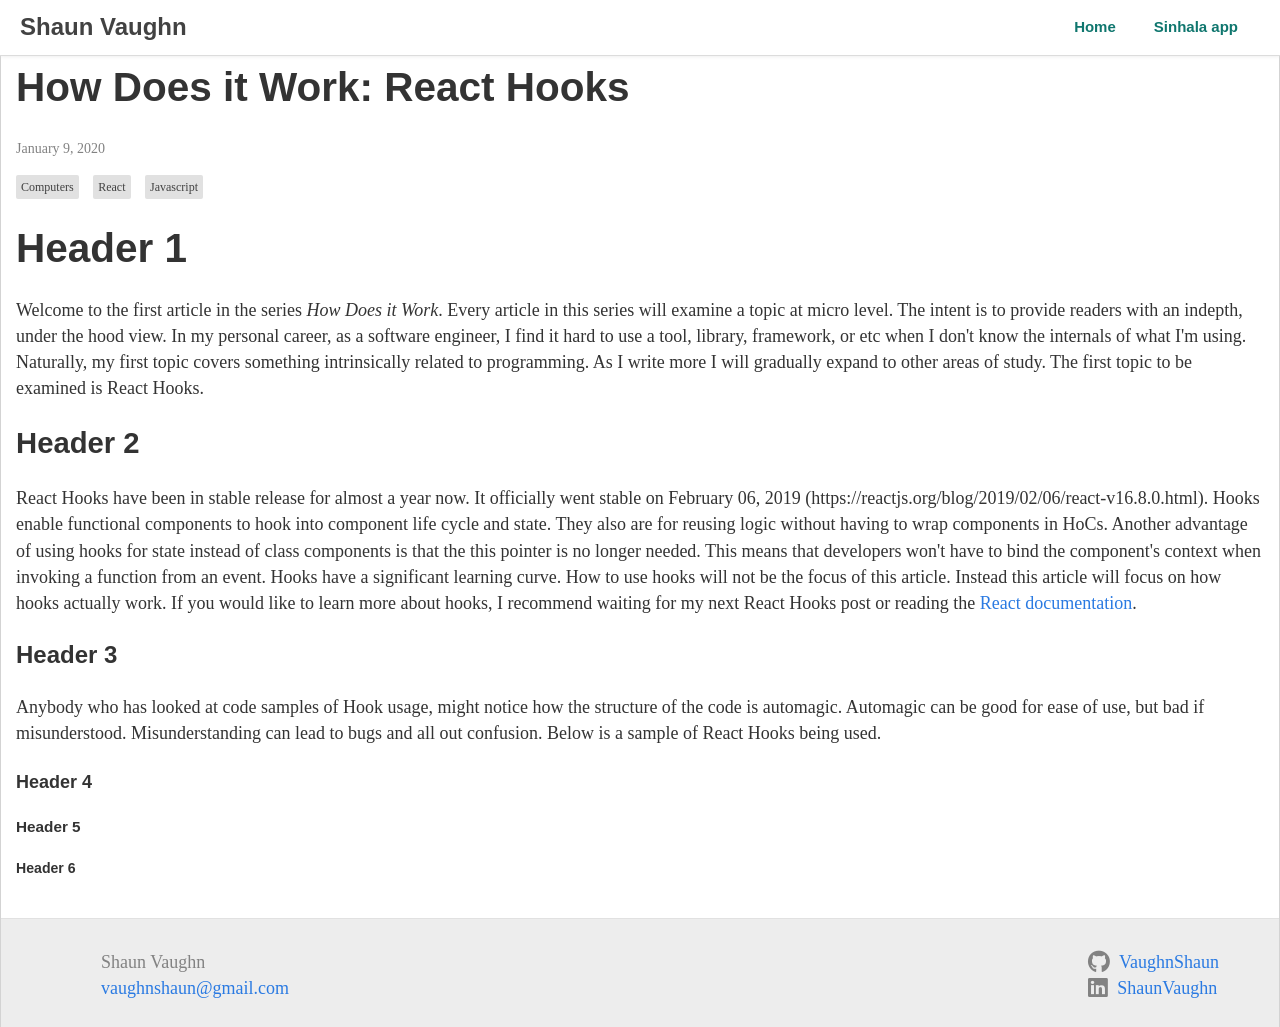
<file: posts/howdoesitwork-reacthooks/index.html>
<!doctype html><html lang=en-US><head><meta charset=utf-8><meta name=viewport content="width=device-width,initial-scale=1"><title>How Does it Work: React Hooks | Shaun Vaughn</title><meta name=description content="Personal portfolio and blog of Shaun Vaughn, software engineer."><meta name=author content="Shaun Vaughn"><meta name=theme-color content="#0f7bc1"><meta property="og:title" content="How Does it Work: React Hooks"><meta property="og:description" content="Personal portfolio and blog of Shaun Vaughn, software engineer."><meta property="og:type" content="article"><meta property="og:url" content="https://shaunvaughn.com/posts/howdoesitwork-reacthooks/"><meta name=twitter:card content="summary"><meta name=twitter:title content="How Does it Work: React Hooks"><meta name=twitter:description content="Personal portfolio and blog of Shaun Vaughn, software engineer."><meta name=twitter:creator content="Shaun Vaughn"><link rel=stylesheet href=https://cdnjs.cloudflare.com/ajax/libs/font-awesome/6.5.1/css/all.min.css integrity="sha512-DTOQO9RWCH3ppGqcWaEA1BIZOC6xxalwEsw9c2QQeAIftl+Vegovlnee1c9QX4TctnWMn13TZye+giMm8e2LwA==" crossorigin=anonymous referrerpolicy=no-referrer><link rel=stylesheet href=/css/main.min.17d0fb2d370b8c3571c90b39359c25750fd1454284b0af43919601e5b69910d9.css integrity="sha256-F9D7LTcLjDVxyQs5NZwldQ/RRUKEsK9DkZYB5baZENk="></head><body><div class=site-body><div class=site-body-inner><header id=site-header class=site-header><div class=header-inner><h1 class=site-title><a href=/>Shaun Vaughn</a></h1><button class=nav-toggle id=site-nav-toggle type=button aria-label="Open navigation" aria-controls=site-nav aria-expanded=false>
<span aria-hidden=true></span>
<span aria-hidden=true></span>
<span aria-hidden=true></span></button><nav class=site-nav id=site-nav aria-label="Primary navigation"><a href=/>Home</a>
<a href=/sinhala/>Sinhala app</a></nav></div></header><main class=site-main><article class=post><h1>How Does it Work: React Hooks</h1><time class=post-date datetime="2020-01-09 00:00:00 +0000 UTC">January 9, 2020</time><div class=post-tags><span class=chip>Computers</span>
<span class=chip>React</span>
<span class=chip>Javascript</span></div><div class=post-content><h1 id=header-1>Header 1</h1><p>Welcome to the first article in the series <em>How Does it Work</em>. Every article in this series will examine
a topic at micro level. The intent is to provide readers with an indepth, under the hood view. In my personal career, as a software engineer, I find it hard to use a tool, library, framework, or etc when I don't know the internals of what I'm using. Naturally, my first topic covers something intrinsically related to programming. As I write more I will gradually expand to other areas of study. The first topic to be examined is React Hooks.</p><h2 id=header-2>Header 2</h2><p>React Hooks have been in stable release for almost a year now. It officially went stable on February 06, 2019 (https://reactjs.org/blog/2019/02/06/react-v16.8.0.html). Hooks enable functional components to hook into component life cycle and state. They also are for reusing logic without having to wrap components in HoCs. Another advantage of using hooks for state instead of class components is that the this pointer is no longer needed. This means that developers won't have to bind the component's context when invoking a function from an event. Hooks have a significant learning curve. How to use hooks will not be the focus of this article. Instead this article will focus on how hooks actually work. If you would like to learn more about hooks, I recommend waiting for my next React Hooks post or reading the <a href=https://reactjs.org/docs/hooks-intro.html>React documentation</a>.</p><h3 id=header-3>Header 3</h3><p>Anybody who has looked at code samples of Hook usage, might notice how the structure of the code is automagic. Automagic can be good for ease of use, but bad if misunderstood. Misunderstanding can lead to bugs and all out confusion. Below is a sample of React Hooks being used.</p><h4 id=header-4>Header 4</h4><h5 id=header-5>Header 5</h5><h6 id=header-6>Header 6</h6></div></article></main><footer class=site-footer><div class=footer-wrapper><div class=footer-columns><div class="footer-col footer-col-left"><ul class=contact-list><li>Shaun Vaughn</li><li><a href=mailto:vaughnshaun@gmail.com>vaughnshaun@gmail.com</a></li></ul></div><div class="footer-col footer-col-right"><ul class=social-media-list><li><i class="fa-brands fa-github fa-lg"></i>
<a href=https://github.com/VaughnShaun target=_blank rel="noopener noreferrer"><span class=username>VaughnShaun</span></a></li><li><i class="fa-brands fa-linkedin fa-lg"></i>
<a href=https://www.linkedin.com/in/ShaunVaughn target=_blank rel="noopener noreferrer"><span class=username>ShaunVaughn</span></a></li></ul></div></div></div></footer></div></div><script>(function(){var n=document.getElementById("site-header"),e=document.getElementById("site-nav-toggle"),s=document.getElementById("site-nav");if(!n||!e||!s)return;function t(t){n.classList.toggle("nav-open",t),e.setAttribute("aria-expanded",String(t)),e.setAttribute("aria-label",t?"Close navigation":"Open navigation")}e.addEventListener("click",function(){t(e.getAttribute("aria-expanded")!=="true")}),s.querySelectorAll("a").forEach(function(e){e.addEventListener("click",function(){t(!1)})}),document.addEventListener("click",function(e){n.contains(e.target)||t(!1)}),document.addEventListener("keydown",function(n){if(n.key!=="Escape"||e.getAttribute("aria-expanded")!=="true")return;t(!1),e.focus()}),window.addEventListener("resize",function(){window.innerWidth>640&&t(!1)})})()</script></body></html>
</file>
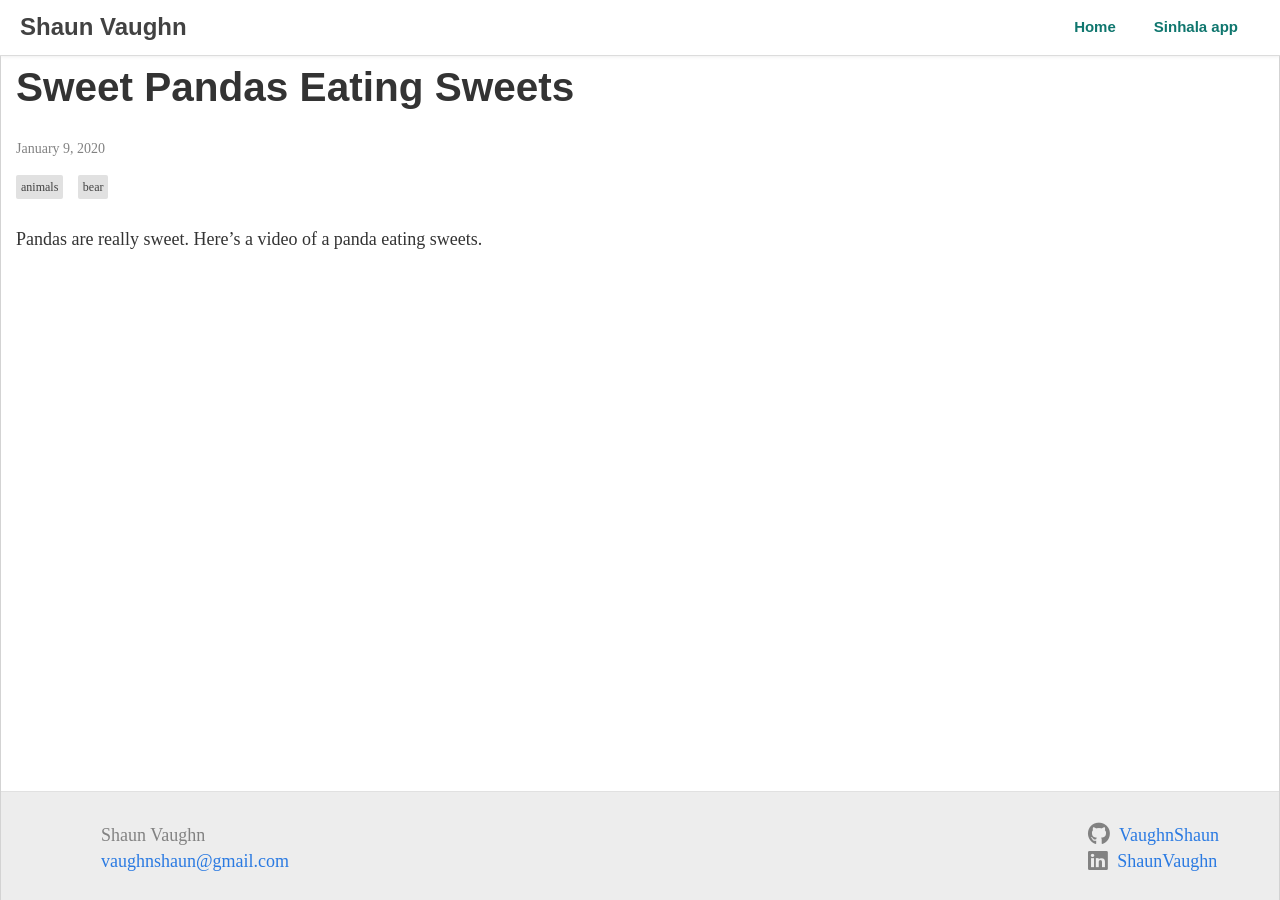
<file: posts/sweet-pandas-eating-sweets/index.html>
<!doctype html><html lang=en-US><head><meta charset=utf-8><meta name=viewport content="width=device-width,initial-scale=1"><title>Sweet Pandas Eating Sweets | Shaun Vaughn</title><meta name=description content="Personal portfolio and blog of Shaun Vaughn, software engineer."><meta name=author content="Shaun Vaughn"><meta name=theme-color content="#0f7bc1"><meta property="og:title" content="Sweet Pandas Eating Sweets"><meta property="og:description" content="Personal portfolio and blog of Shaun Vaughn, software engineer."><meta property="og:type" content="article"><meta property="og:url" content="https://shaunvaughn.com/posts/sweet-pandas-eating-sweets/"><meta name=twitter:card content="summary"><meta name=twitter:title content="Sweet Pandas Eating Sweets"><meta name=twitter:description content="Personal portfolio and blog of Shaun Vaughn, software engineer."><meta name=twitter:creator content="Shaun Vaughn"><link rel=stylesheet href=https://cdnjs.cloudflare.com/ajax/libs/font-awesome/6.5.1/css/all.min.css integrity="sha512-DTOQO9RWCH3ppGqcWaEA1BIZOC6xxalwEsw9c2QQeAIftl+Vegovlnee1c9QX4TctnWMn13TZye+giMm8e2LwA==" crossorigin=anonymous referrerpolicy=no-referrer><link rel=stylesheet href=/css/main.min.17d0fb2d370b8c3571c90b39359c25750fd1454284b0af43919601e5b69910d9.css integrity="sha256-F9D7LTcLjDVxyQs5NZwldQ/RRUKEsK9DkZYB5baZENk="></head><body><div class=site-body><div class=site-body-inner><header id=site-header class=site-header><div class=header-inner><h1 class=site-title><a href=/>Shaun Vaughn</a></h1><button class=nav-toggle id=site-nav-toggle type=button aria-label="Open navigation" aria-controls=site-nav aria-expanded=false>
<span aria-hidden=true></span>
<span aria-hidden=true></span>
<span aria-hidden=true></span></button><nav class=site-nav id=site-nav aria-label="Primary navigation"><a href=/>Home</a>
<a href=/sinhala/>Sinhala app</a></nav></div></header><main class=site-main><article class=post><h1>Sweet Pandas Eating Sweets</h1><time class=post-date datetime="2020-01-09 00:00:00 +0000 UTC">January 9, 2020</time><div class=post-tags><span class=chip>animals</span>
<span class=chip>bear</span></div><div class=post-content><p>Pandas are really sweet.
Here&rsquo;s a video of a panda eating sweets.</p><iframe width=560 height=315 src=https://www.youtube.com/embed/4n0xNbfJLR8 frameborder=0 allowfullscreen></iframe></div></article></main><footer class=site-footer><div class=footer-wrapper><div class=footer-columns><div class="footer-col footer-col-left"><ul class=contact-list><li>Shaun Vaughn</li><li><a href=mailto:vaughnshaun@gmail.com>vaughnshaun@gmail.com</a></li></ul></div><div class="footer-col footer-col-right"><ul class=social-media-list><li><i class="fa-brands fa-github fa-lg"></i>
<a href=https://github.com/VaughnShaun target=_blank rel="noopener noreferrer"><span class=username>VaughnShaun</span></a></li><li><i class="fa-brands fa-linkedin fa-lg"></i>
<a href=https://www.linkedin.com/in/ShaunVaughn target=_blank rel="noopener noreferrer"><span class=username>ShaunVaughn</span></a></li></ul></div></div></div></footer></div></div><script>(function(){var n=document.getElementById("site-header"),e=document.getElementById("site-nav-toggle"),s=document.getElementById("site-nav");if(!n||!e||!s)return;function t(t){n.classList.toggle("nav-open",t),e.setAttribute("aria-expanded",String(t)),e.setAttribute("aria-label",t?"Close navigation":"Open navigation")}e.addEventListener("click",function(){t(e.getAttribute("aria-expanded")!=="true")}),s.querySelectorAll("a").forEach(function(e){e.addEventListener("click",function(){t(!1)})}),document.addEventListener("click",function(e){n.contains(e.target)||t(!1)}),document.addEventListener("keydown",function(n){if(n.key!=="Escape"||e.getAttribute("aria-expanded")!=="true")return;t(!1),e.focus()}),window.addEventListener("resize",function(){window.innerWidth>640&&t(!1)})})()</script></body></html>
</file>
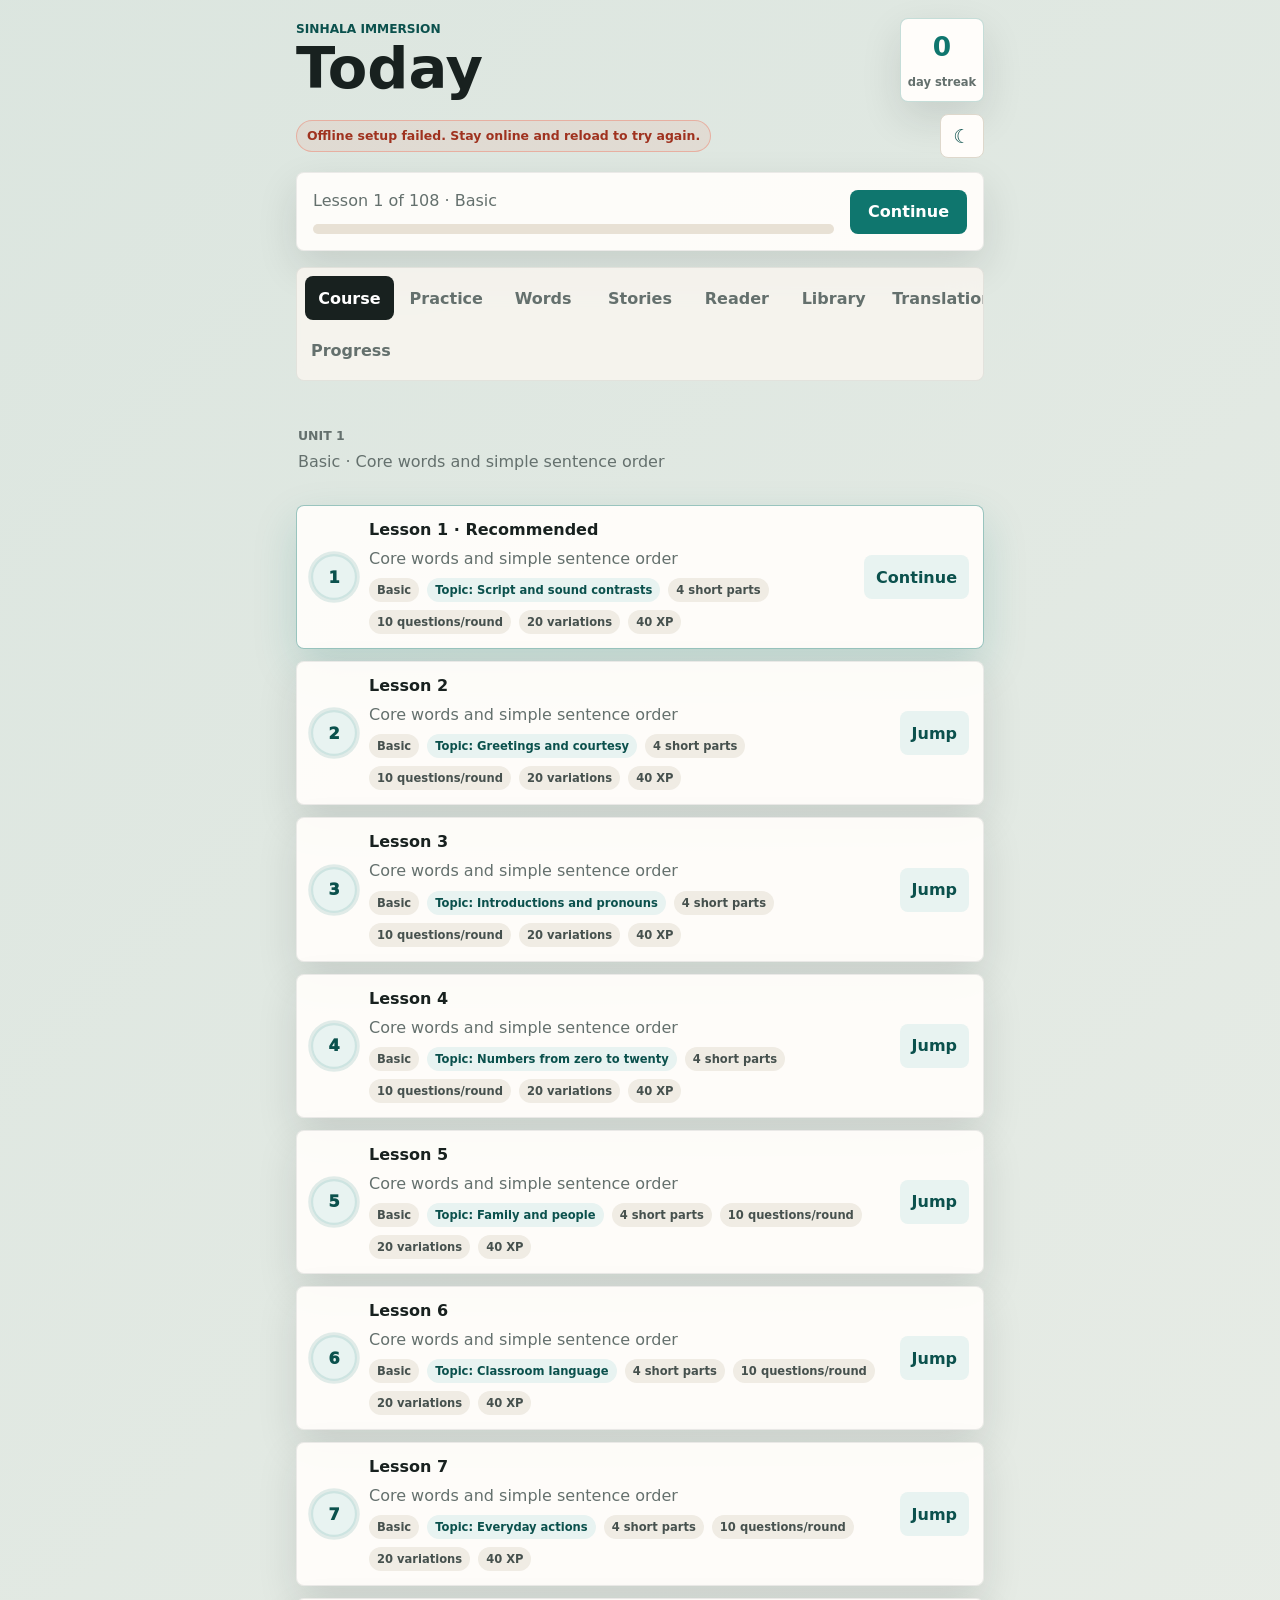
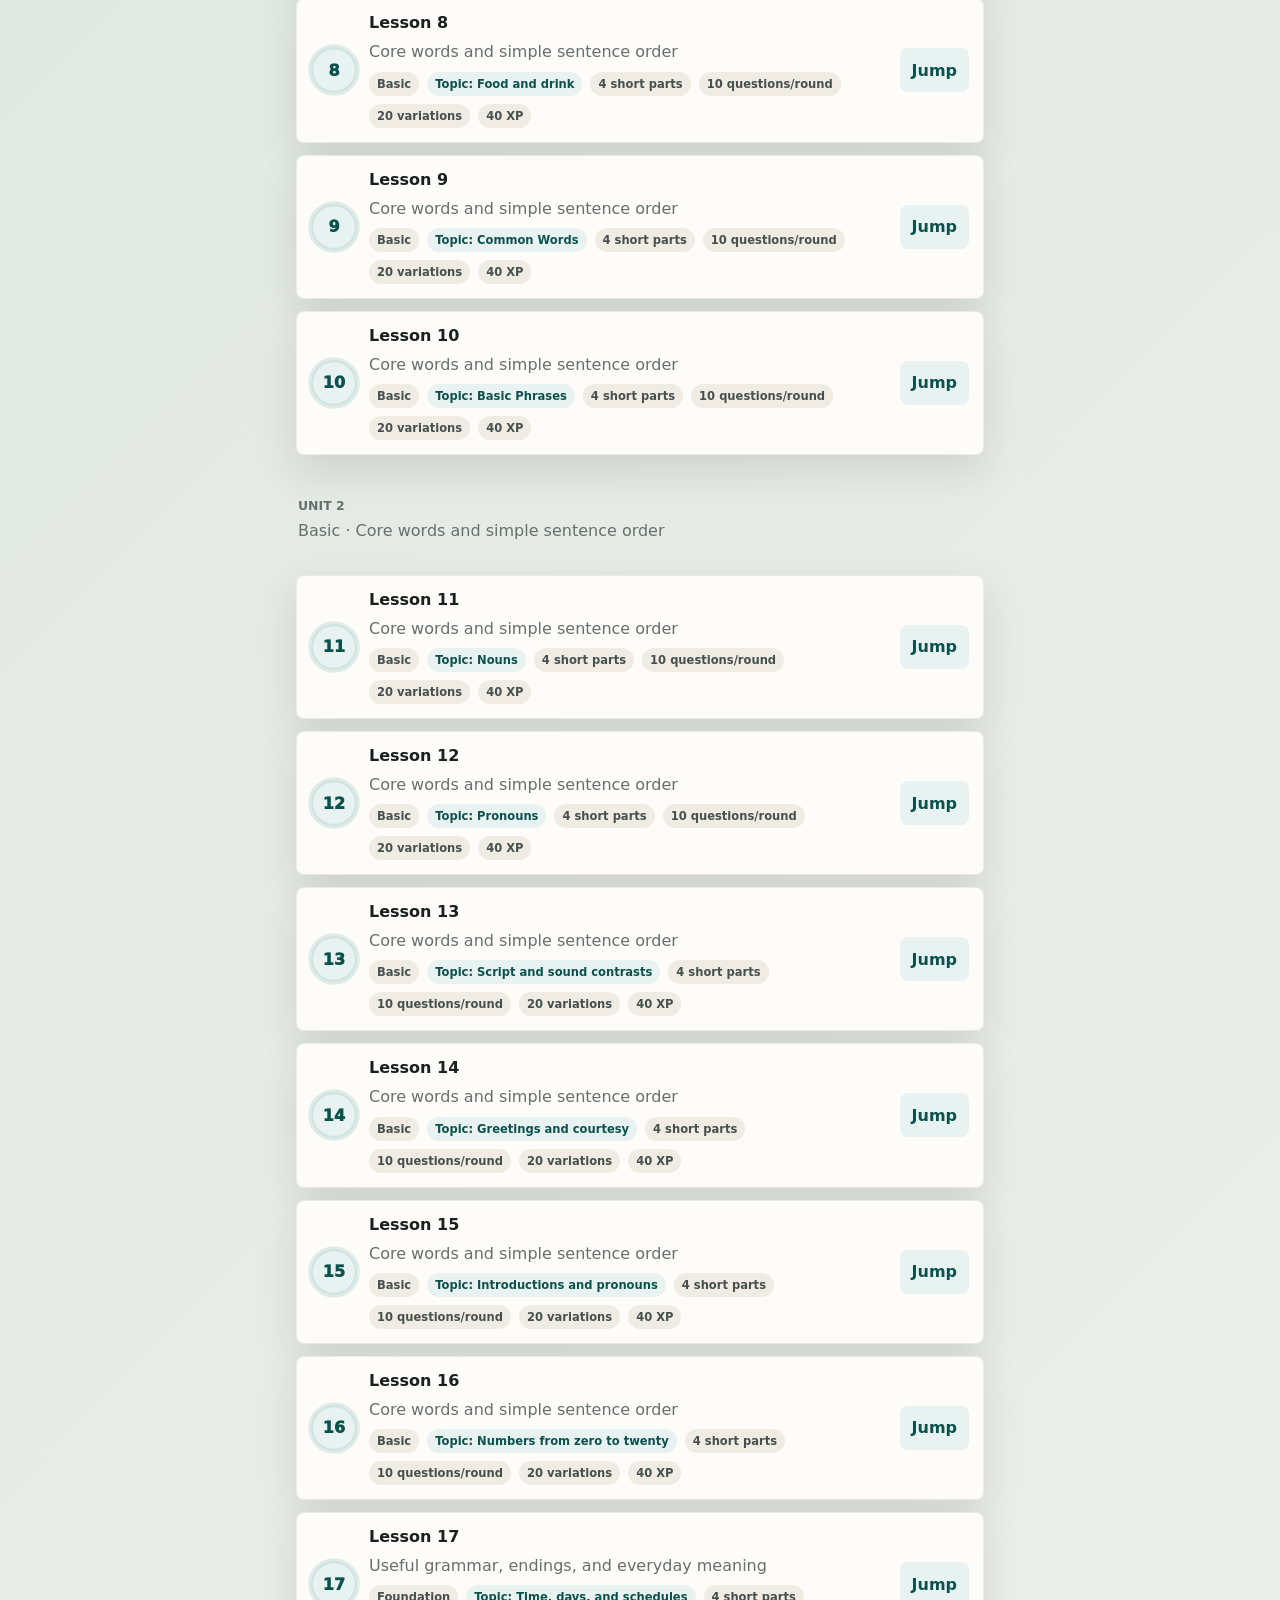
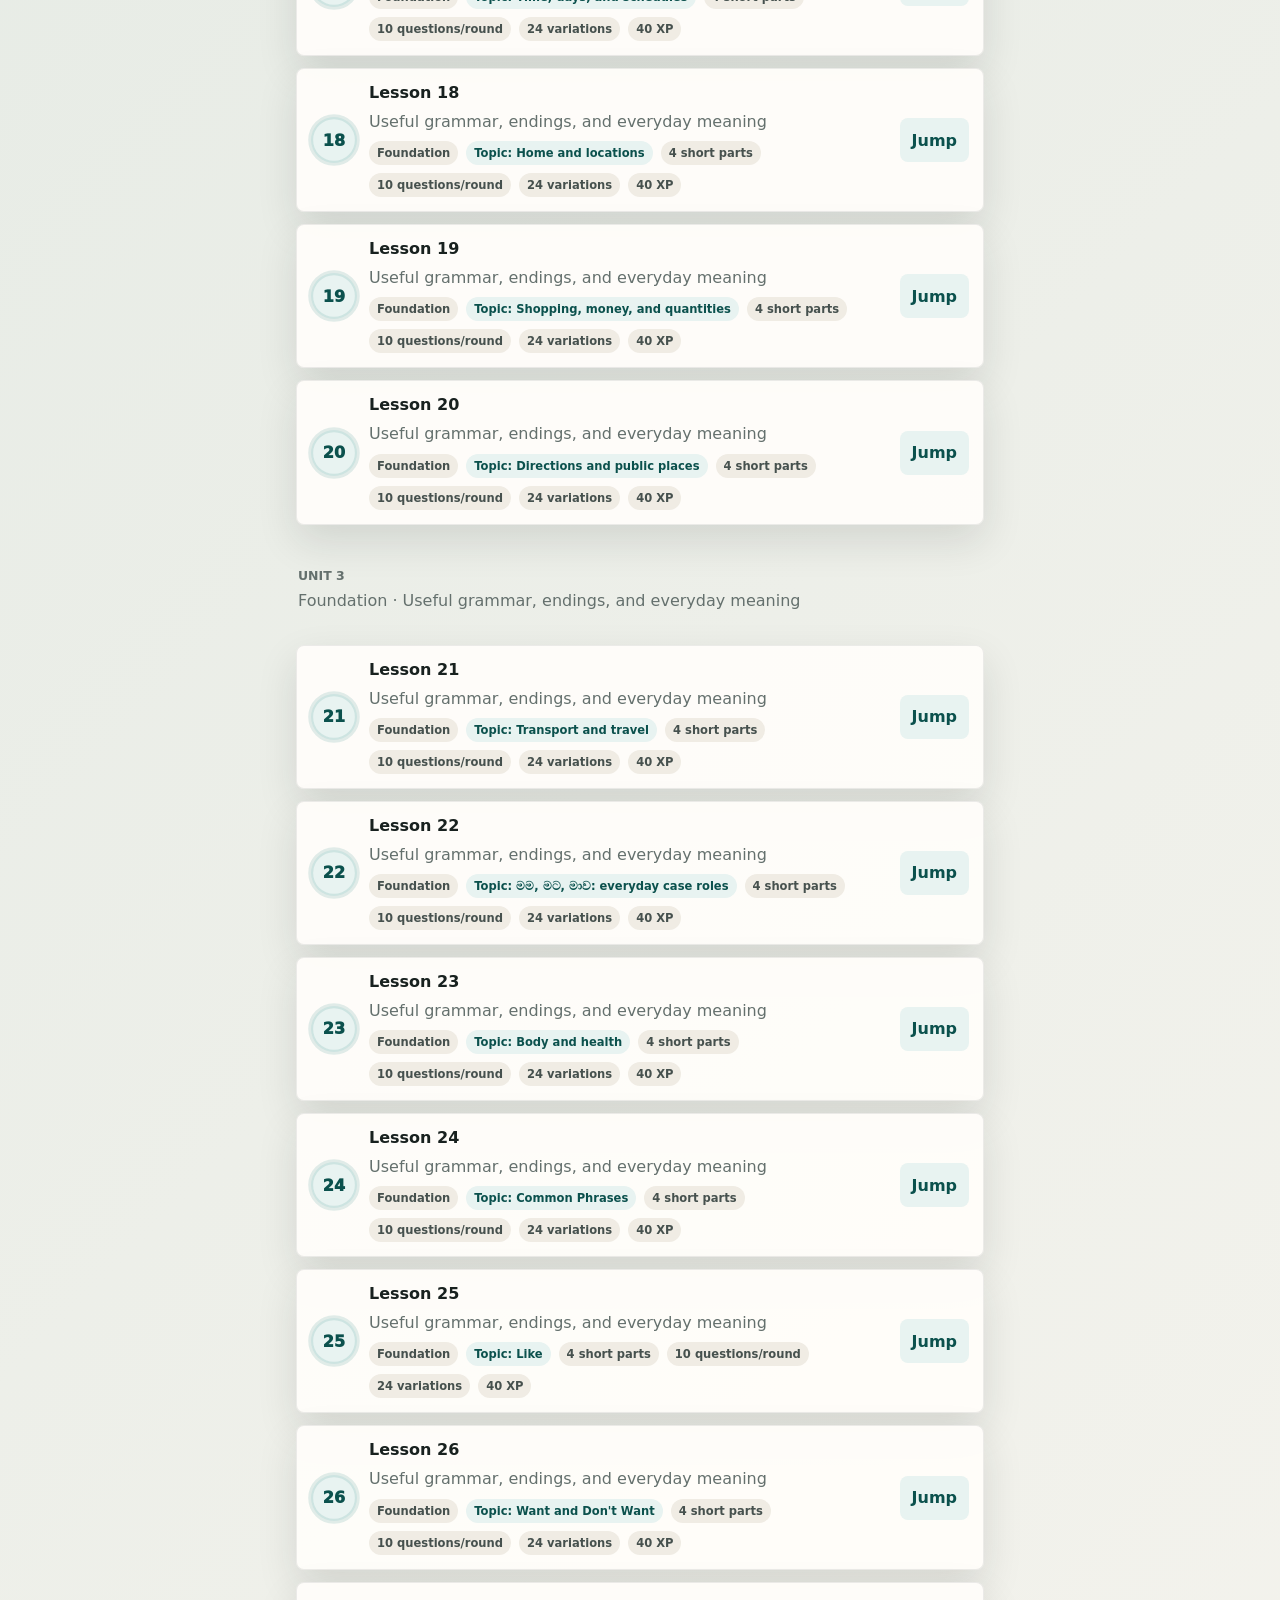
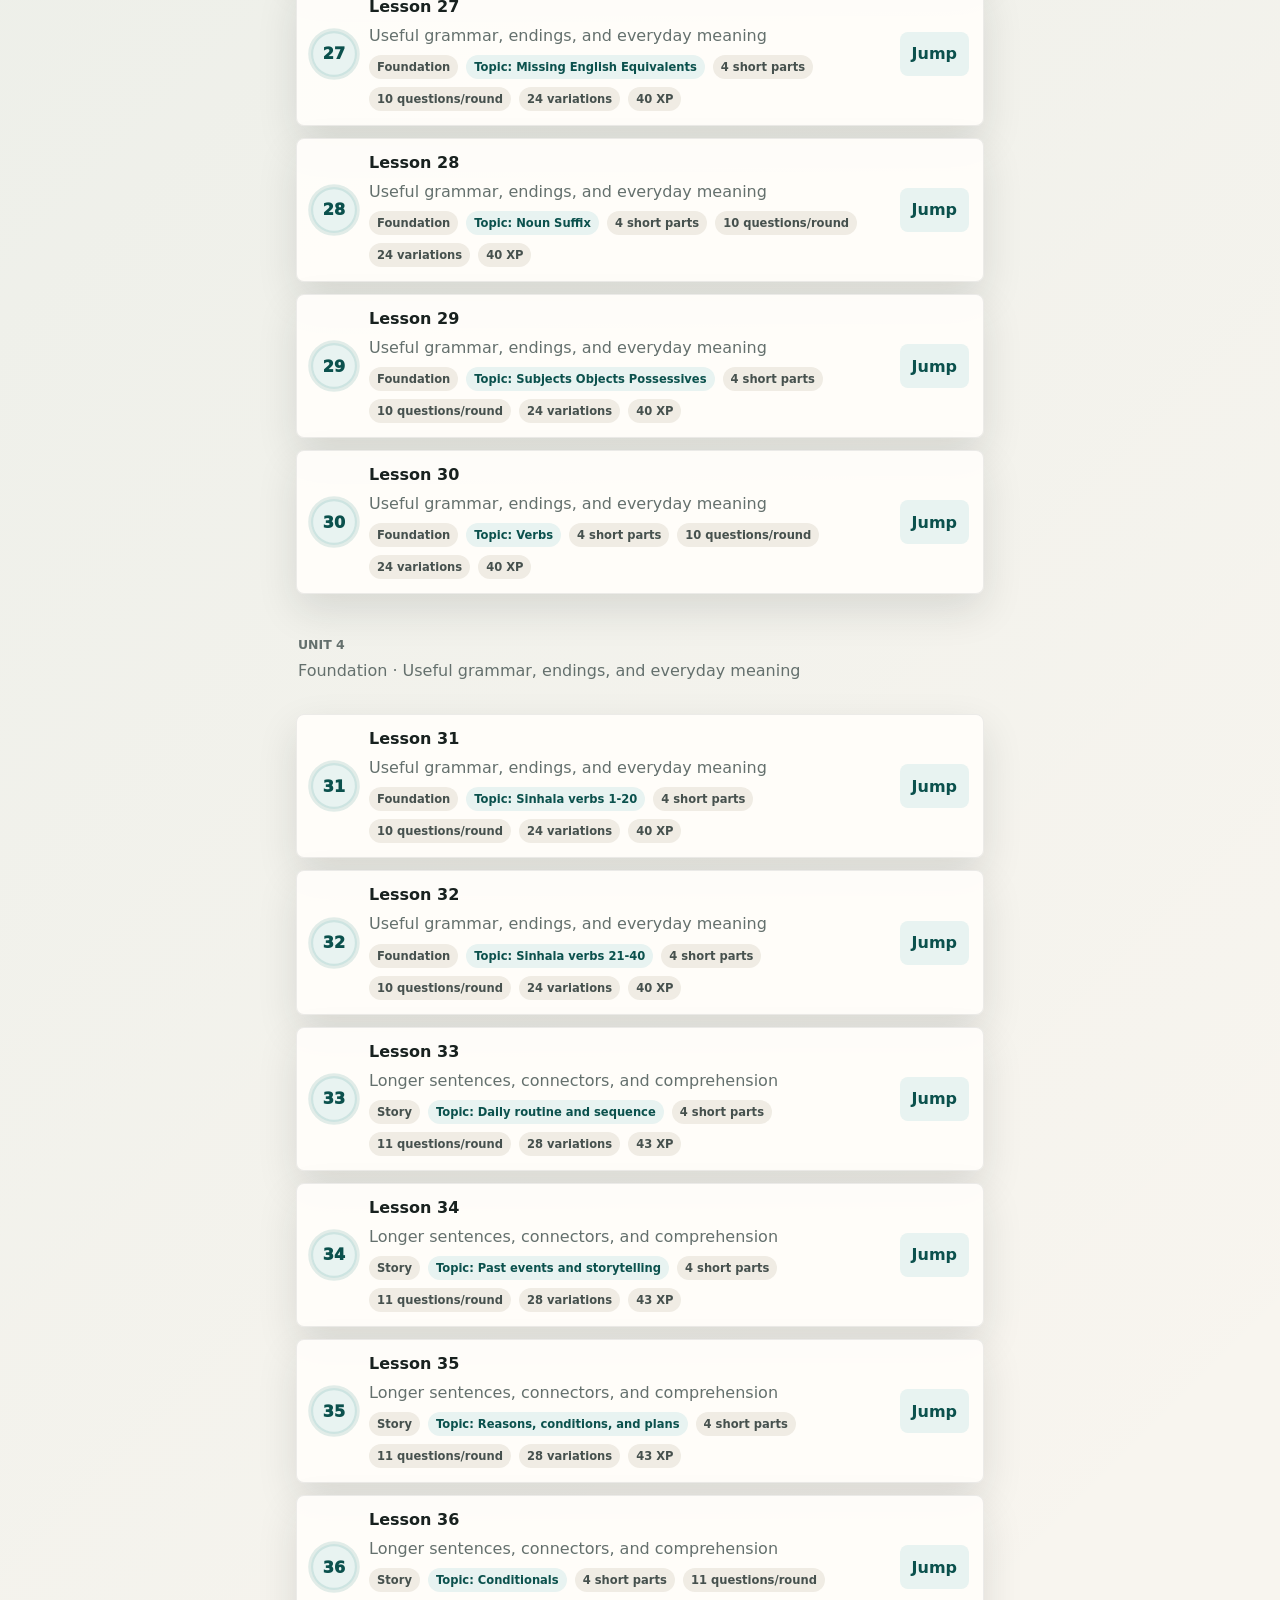
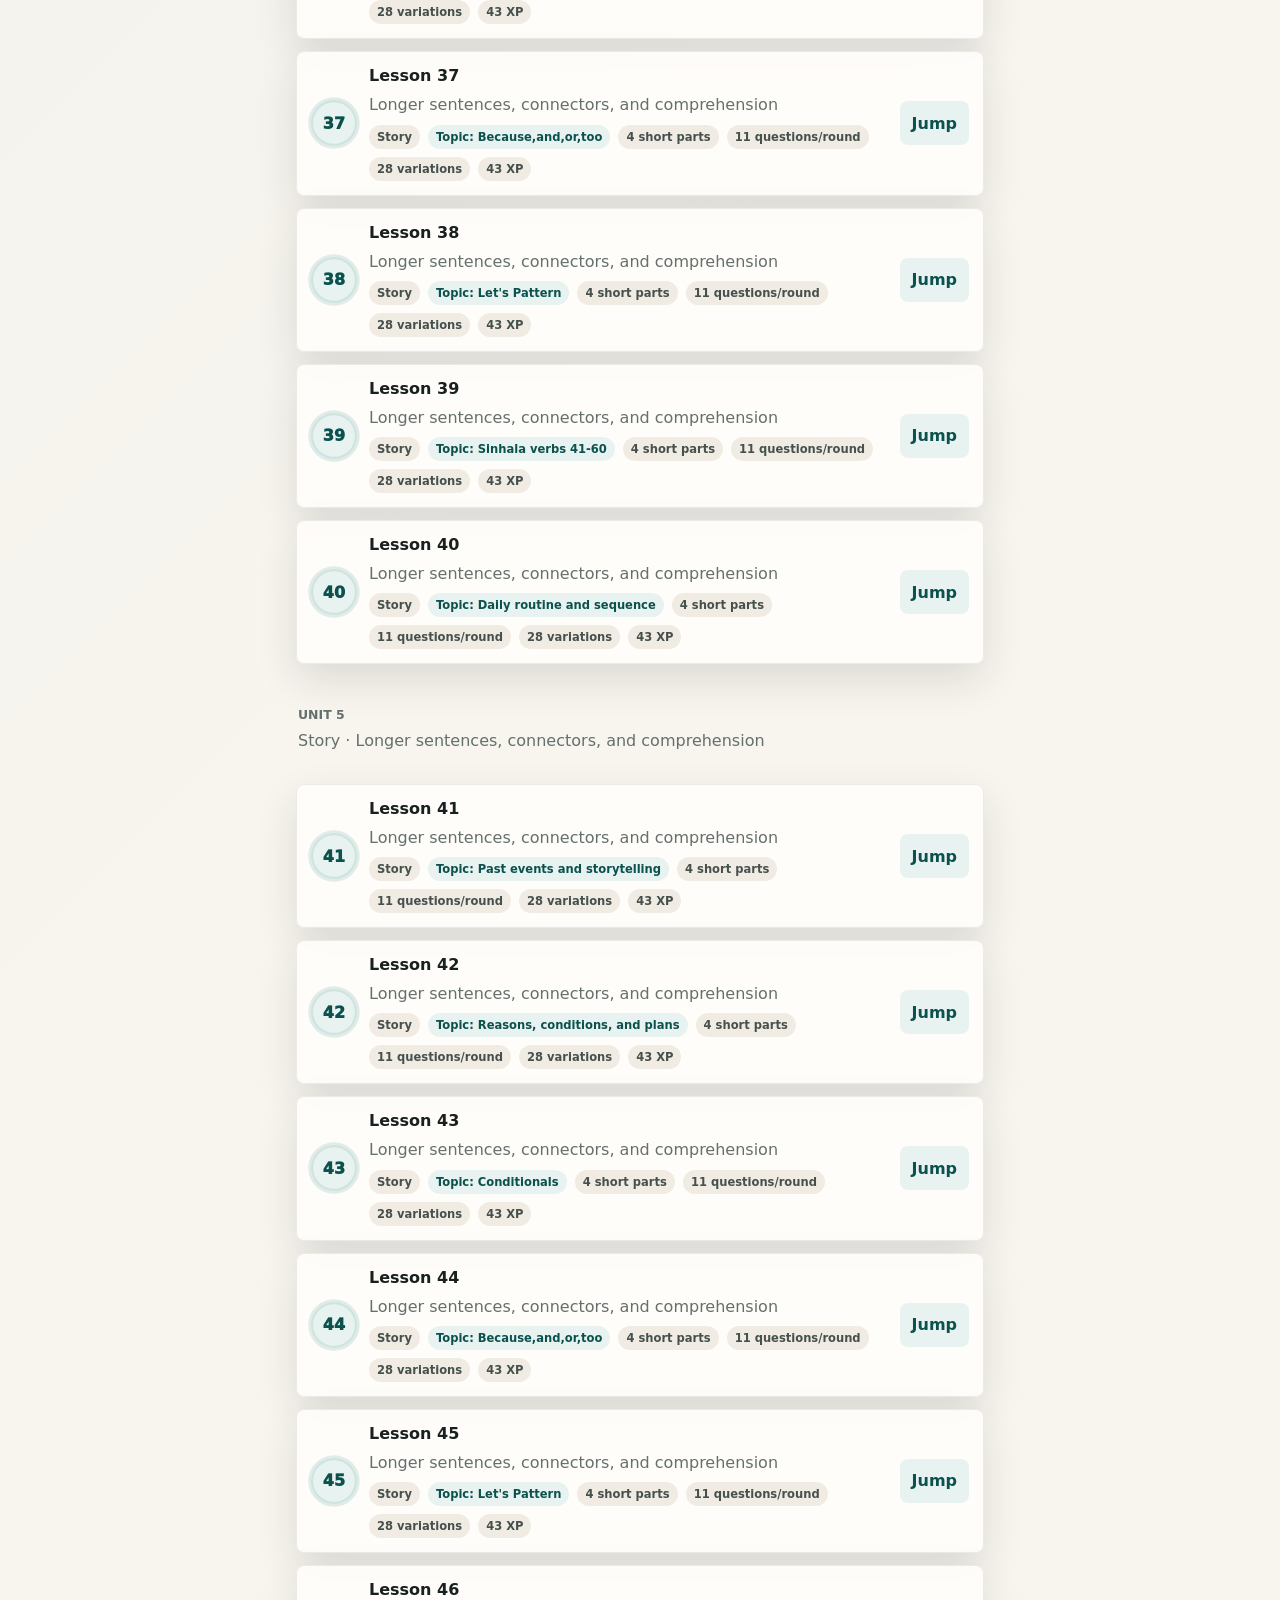
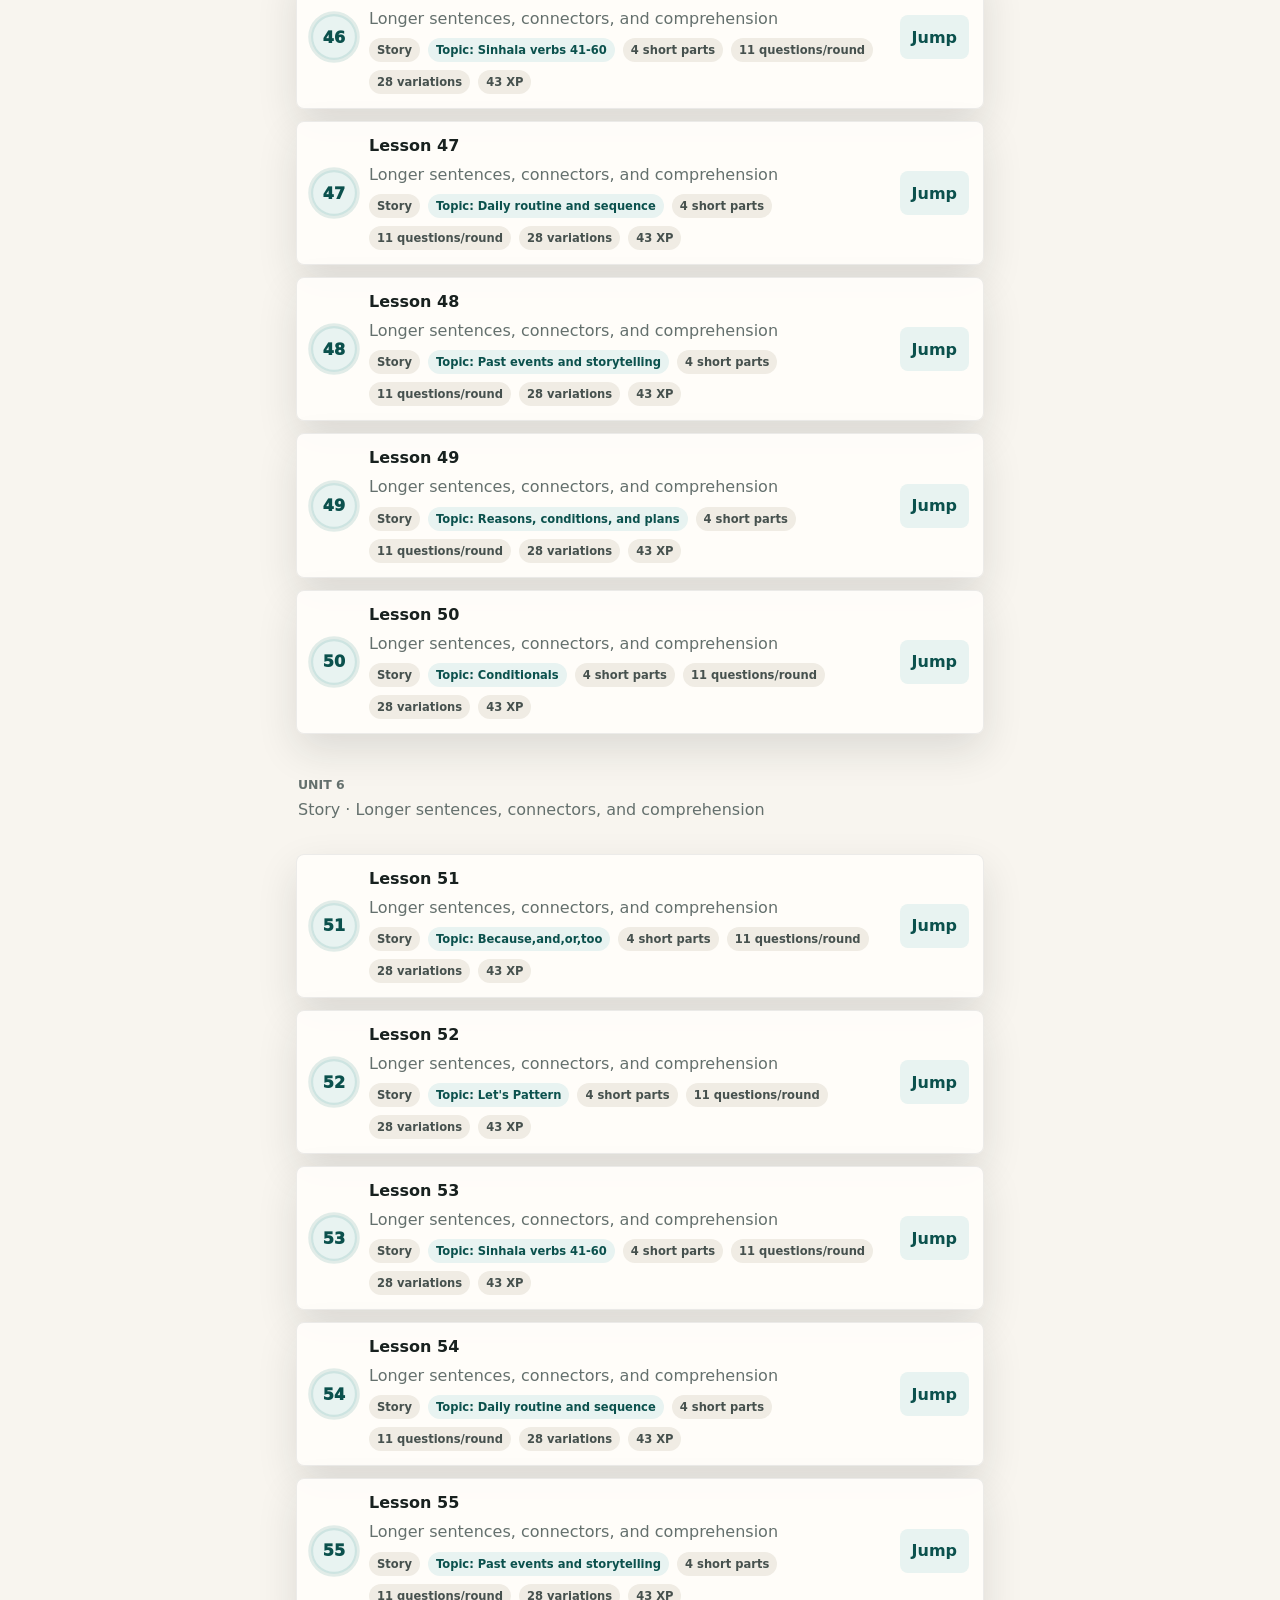
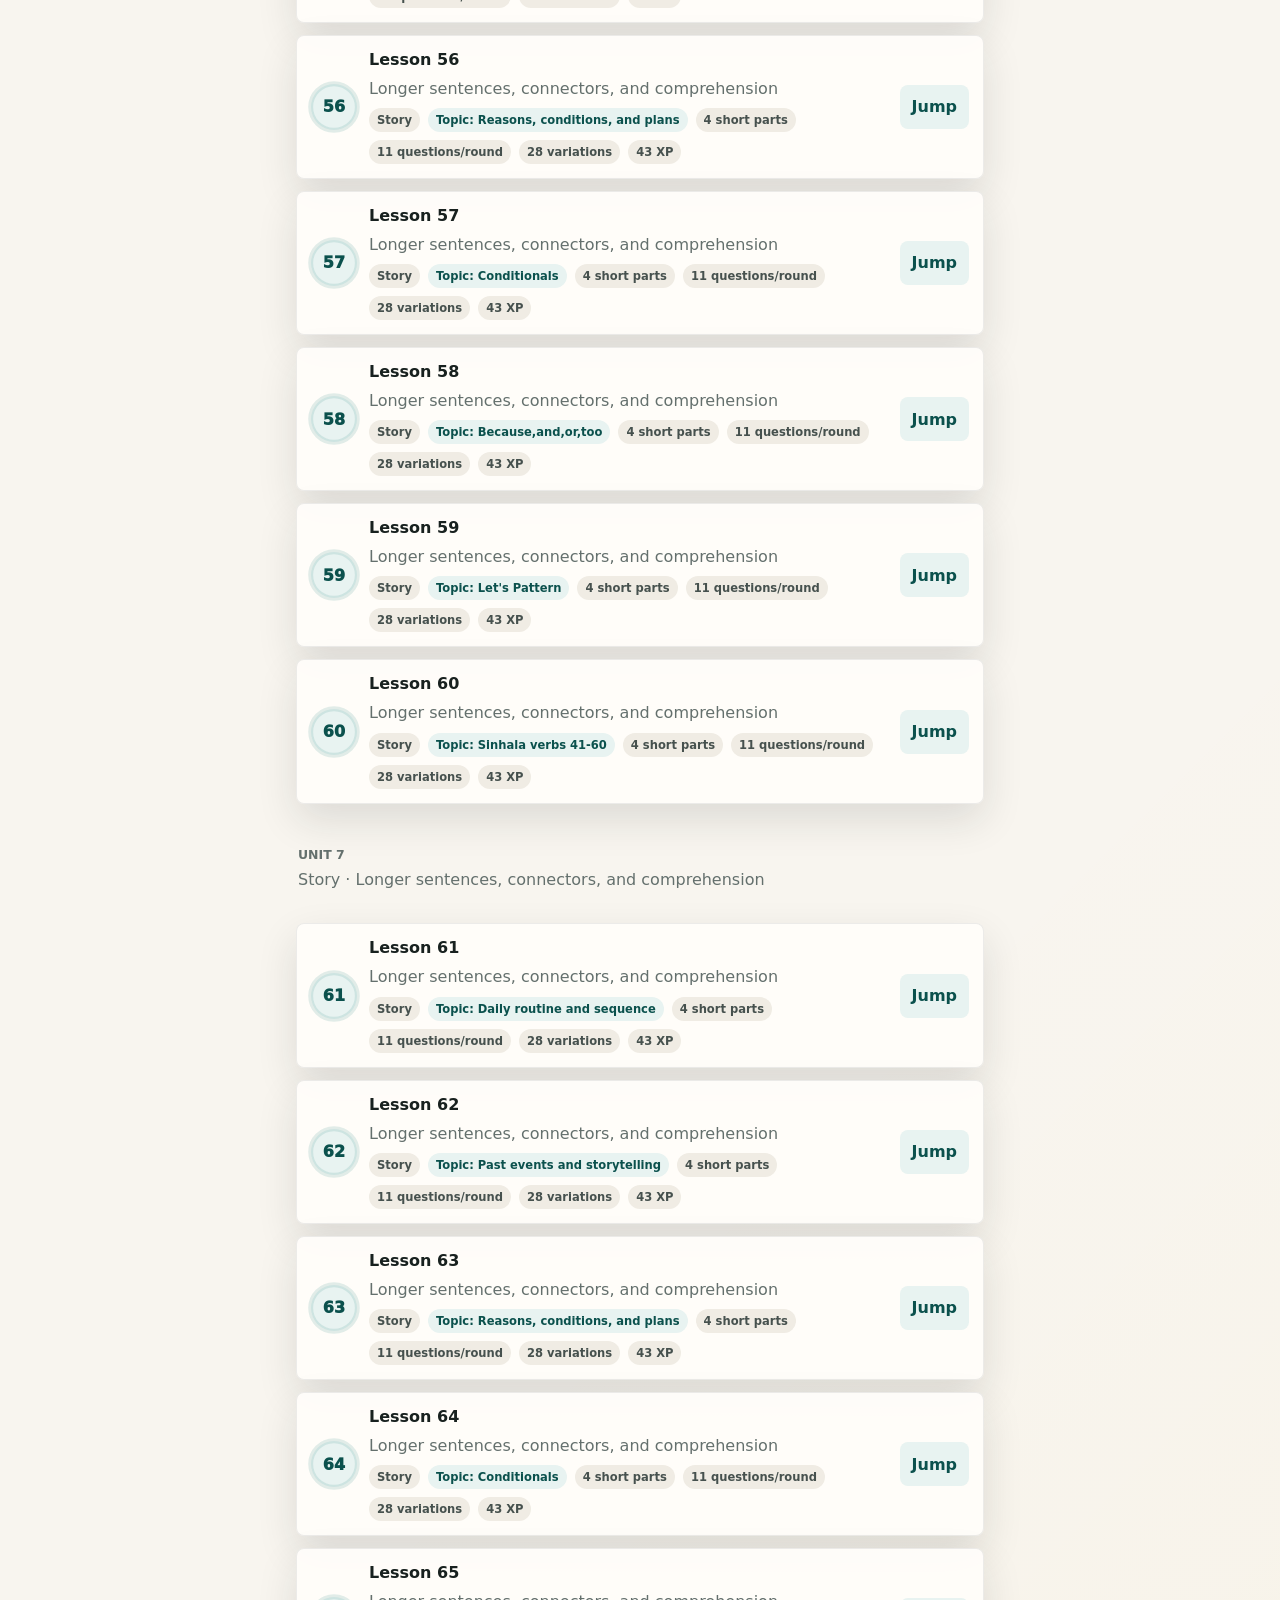
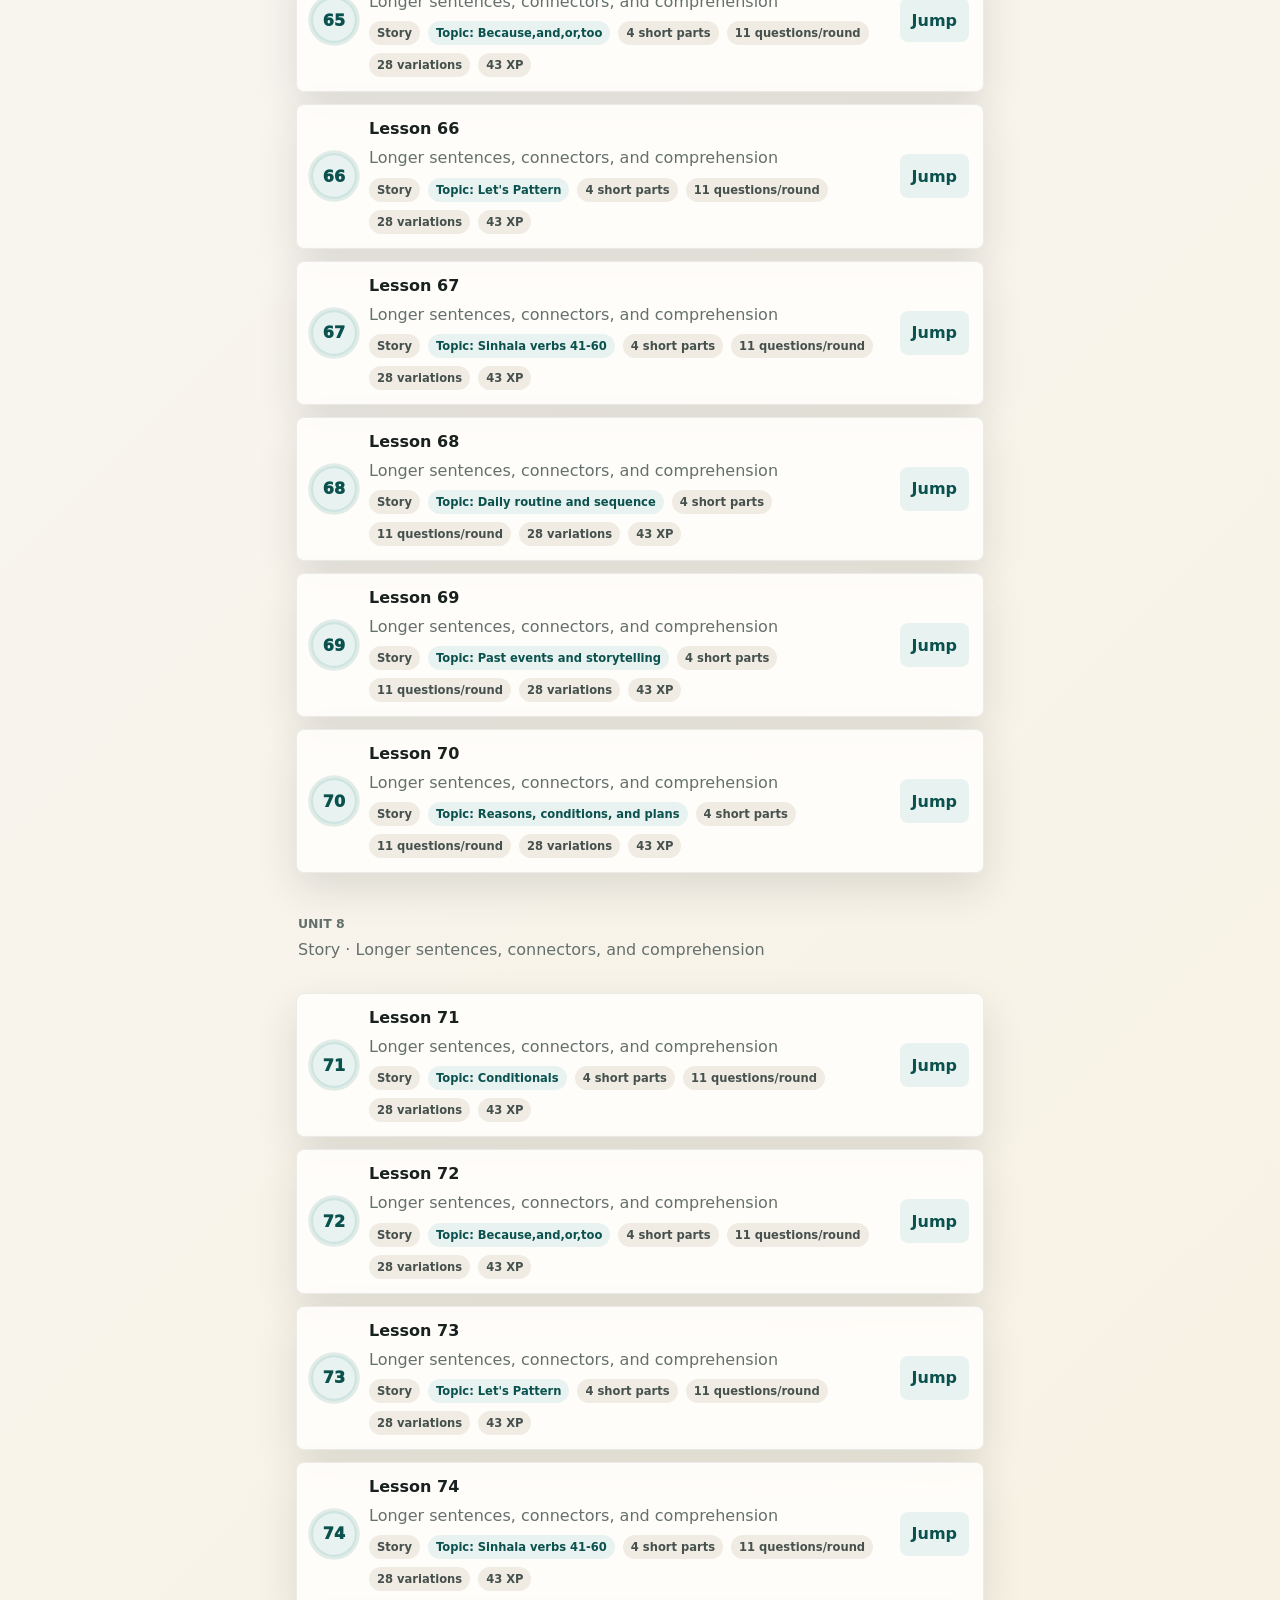
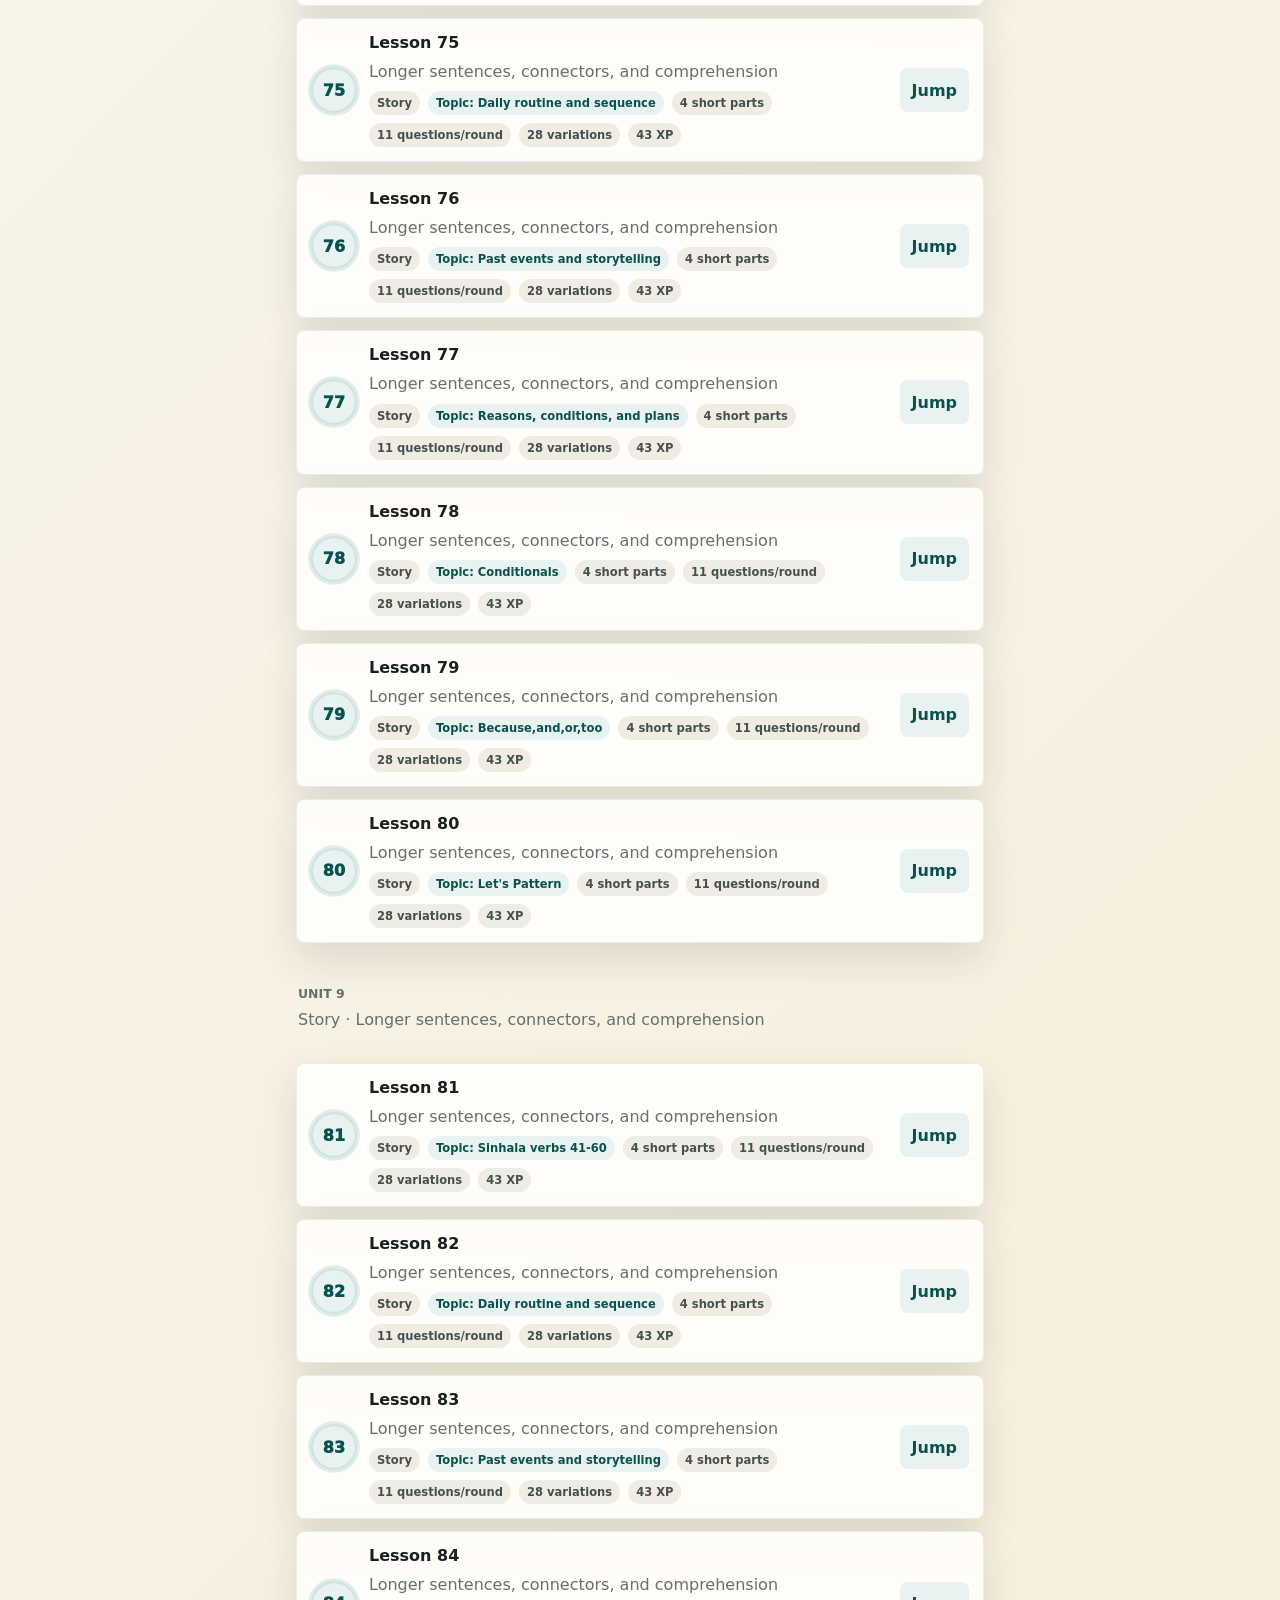
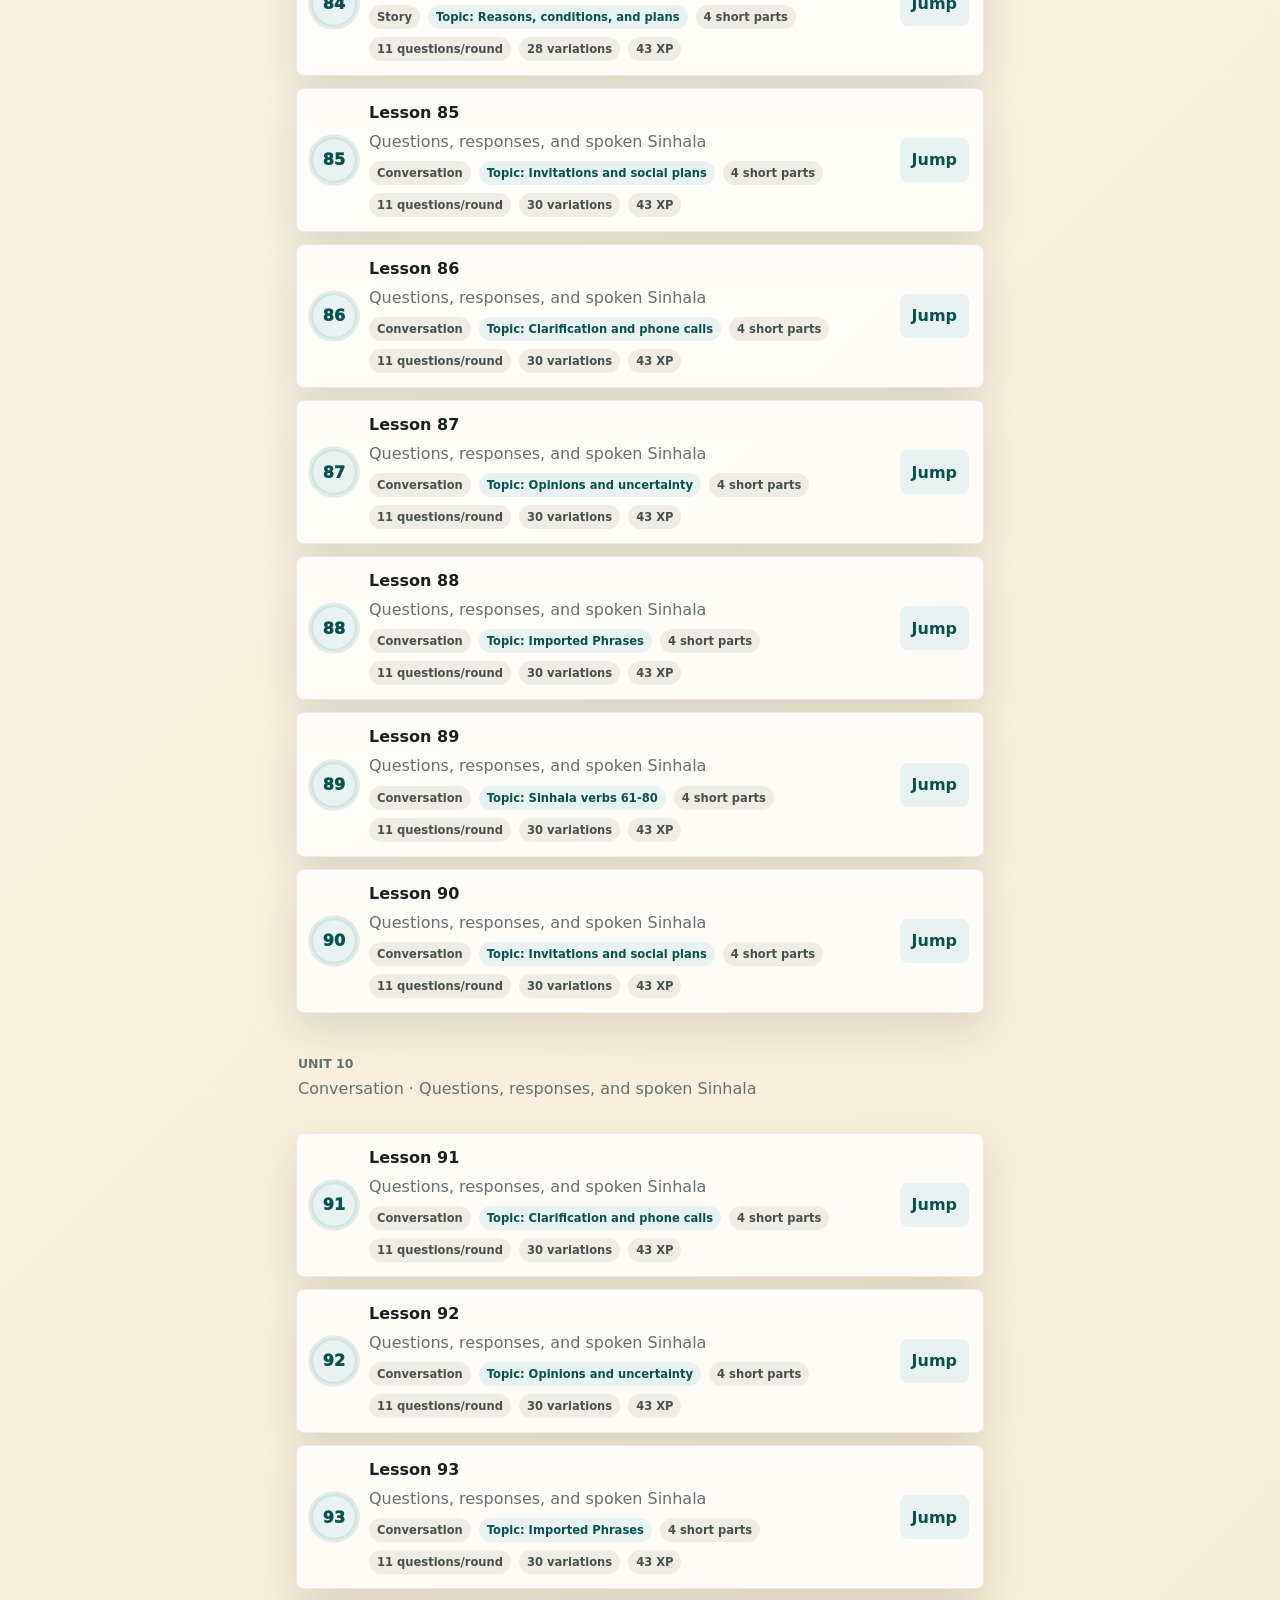
<file: sinhala/app/index.html>
<!doctype html>
<html lang="en">
  <head>
    <meta charset="utf-8">
    <meta name="viewport" content="width=device-width, initial-scale=1, viewport-fit=cover">
    <meta name="theme-color" content="#0f766e">
    <title>Sinhala Course</title>
    <link rel="manifest" href="./manifest.webmanifest">
    <link rel="apple-touch-icon" href="./apple-touch-icon.png">
    <link rel="stylesheet" href="./styles.css">
  </head>
  <body>
    <div class="app-shell">
      <header class="topbar">
        <div>
          <p class="eyebrow">Sinhala Immersion</p>
          <h1>Today</h1>
        </div>
        <div class="streak" aria-label="Current streak">
          <span id="streakDays">0</span>
          <small>day streak</small>
        </div>
      </header>
      <div class="offline-row">
        <p id="offlineStatus" class="offline-status is-pending" role="status" aria-live="polite">Preparing offline access…</p>
        <button id="themeToggle" class="theme-toggle" type="button" aria-label="Switch to dark mode">☾</button>
      </div>

      <main>
        <section class="hero-panel">
          <div>
            <p id="coursePrinciple">Structured drills prepare the brain; unstructured video makes the language feel alive.</p>
            <div class="progress-track" aria-label="Course progress">
              <span id="courseProgress"></span>
            </div>
          </div>
          <button class="primary-action" id="continueButton" type="button">Continue</button>
        </section>

        <section class="tabs" aria-label="Study sections">
          <button class="tab active" data-view="path" type="button">Course</button>
          <button class="tab" data-view="practice" type="button">Practice</button>
          <button class="tab" data-view="words" type="button">Words</button>
          <button class="tab" data-view="scripts" type="button">Stories</button>
          <button class="tab" data-view="reader" type="button">Reader</button>
          <button class="tab" data-view="grammar" type="button">Library</button>
          <button class="tab" data-view="translations" type="button">Translations</button>
          <button class="tab" data-view="progress" type="button">Progress</button>
        </section>

        <section id="pathView" class="view active" aria-live="polite">
          <div id="lessonPath" class="lesson-path"></div>
        </section>

        <section id="practiceView" class="view" aria-live="polite">
          <div class="practice-header">
            <div>
              <p class="eyebrow">Practice</p>
              <h2 id="practiceTitle">Lesson</h2>
              <p id="practiceMeta" class="practice-meta"></p>
            </div>
            <select id="lessonSelect" aria-label="Choose lesson"></select>
          </div>
          <div class="practice-progress" aria-label="Current lesson progress">
            <span id="practiceProgress"></span>
          </div>
          <div id="completionNotice" class="completion-notice" hidden></div>
          <div id="practiceCard" class="practice-card"></div>
        </section>

        <section id="wordsView" class="view" aria-live="polite">
          <div class="practice-header">
            <div>
              <p class="eyebrow">Dedicated vocab drills</p>
              <h2>Word Practice</h2>
            </div>
          </div>
          <div class="library-controls">
            <select id="wordPracticeFilter" aria-label="Choose word practice level">
              <option value="all">All word sets</option>
            </select>
            <select id="transliterationRate" aria-label="Choose lesson transliteration rate">
              <option value="0">No transliteration</option>
              <option value="0.1">10% transliteration</option>
              <option value="0.2" selected>20% transliteration</option>
              <option value="0.35">35% transliteration</option>
              <option value="0.5">50% transliteration</option>
            </select>
          </div>
          <div id="wordPracticeSummary" class="library-summary"></div>
          <div id="wordPracticeList" class="grammar-panel"></div>
        </section>

        <section id="scriptsView" class="view" aria-live="polite">
          <div class="practice-header">
            <div>
              <p class="eyebrow">Full translated reader</p>
              <h2>Stories and Scripts</h2>
            </div>
            <div class="script-controls">
              <input id="scriptSearch" type="search" placeholder="Search title or word" aria-label="Search scripts">
              <button id="storyGrammarOrderToggle" class="small-action" type="button" aria-pressed="false">Group by grammar</button>
            </div>
          </div>
          <div class="story-import-panel">
            <div>
              <strong>Import a prepared story</strong>
              <p>Choose an importable Markdown file. It stays on this device and contributes to Stories, Words, and matching Course topics.</p>
            </div>
            <input id="importStoryFile" class="story-file-input" type="file" accept=".md,text/markdown,text/plain" aria-label="Import story Markdown">
          </div>
          <p id="storyImportMessage" class="story-import-message" role="status" aria-live="polite" hidden></p>
          <div id="scriptList" class="script-list"></div>
        </section>

        <section id="readerView" class="view" aria-live="polite">
          <div class="practice-header">
            <div>
              <p class="eyebrow">Personal transcript reader</p>
              <h2>Reader</h2>
            </div>
          </div>
          <div class="reader-mode-switch" role="tablist" aria-label="Reader sections">
            <button class="active" id="readerModeButton" type="button" role="tab" aria-selected="true">Reader</button>
            <button id="readerManageButton" type="button" role="tab" aria-selected="false">Manage</button>
          </div>
          <div id="readerLibraryPanel">
            <div class="reader-library-controls">
              <input id="readerSearch" type="search" placeholder="Search transcripts" aria-label="Search transcripts">
              <button id="readerSort" class="small-action" type="button" aria-label="Sort transcripts">↕</button>
            </div>
            <div id="readerLibrary" class="reader-library" aria-label="Imported transcripts"></div>
          </div>
          <div id="readerManagePanel" hidden>
            <div class="reader-manage-heading"><h3>Reader tools</h3><button id="readerManageHelp" class="small-action reader-help-button" type="button" aria-label="Help with Reader imports and backups">?</button></div>
            <section class="reader-manage-section" aria-labelledby="readerImportHeading">
              <h3 id="readerImportHeading">Import</h3>
              <div class="reader-import-panel">
                <div><strong>Import a translated transcript</strong></div>
                <input id="readerImportFile" class="story-file-input" type="file" accept=".json,application/json,.md,text/markdown,text/plain" aria-label="Choose a transcript JSON or translated Markdown file">
                <label class="reader-import-name">Save as <input id="readerImportName" type="text" placeholder="Transcript name" aria-label="Name this reader import"></label>
                <button id="readerImportButton" class="small-action" type="button">Import or replace</button>
              </div>
              <p id="readerImportMessage" class="story-import-message" role="status" aria-live="polite" hidden></p>
            </section>
            <section class="reader-manage-section reader-backup-section" aria-labelledby="readerBackupHeading">
              <h3 id="readerBackupHeading">Backup</h3>
              <div class="reader-backup-actions"><button id="exportReaderBackup" class="small-action" type="button">Export Reader backup</button><label class="small-action file-action" for="importReaderBackup">Restore Reader backup</label><input id="importReaderBackup" class="visually-hidden" type="file" accept="application/json"></div>
            </section>
          </div>
          <div id="readerManageHelpDialog" class="reader-manage-help-dialog" role="dialog" aria-modal="true" aria-labelledby="readerManageHelpTitle" hidden>
            <div class="reader-manage-help-card"><h3 id="readerManageHelpTitle">Import and restore</h3><p>Import adds or replaces a transcript with the same saved name. Restore merges a Reader backup without changing the original source files.</p><dl><div><dt><code>transcript.json</code></dt><dd>Translated transcriber export with segments, speakers, Sinhala, English, and optional vocabulary.</dd></div><div><dt><code>transcript.md</code></dt><dd>Translated Markdown with speaker headings, Sinhala lines, glossary entries, and English line translations.</dd></div><div><dt><code>sinhala-reader-backup-YYYY-MM-DD.json</code></dt><dd>A Reader backup containing saved documents and shared glossary meanings.</dd></div></dl><button class="primary-action" type="button" data-close-reader-help>Got it</button></div>
          </div>
          <section id="readerOverlay" class="reader-overlay" aria-label="Transcript reader" hidden><div id="readerContent" class="reader-content"></div></section>
        </section>

        <section id="grammarView" class="view" aria-live="polite">
          <div class="practice-header">
            <div>
              <p class="eyebrow">Study by topic or structure</p>
              <h2>Course Library</h2>
            </div>
          </div>
          <div class="library-controls">
            <input id="librarySearch" type="search" placeholder="Search topics, words, or grammar" aria-label="Search the course library">
            <select id="grammarLessonSelect" aria-label="Choose library level"></select>
            <select id="libraryContentFilter" aria-label="Choose library content">
              <option value="all">All content</option>
              <option value="topics">Topic lessons</option>
              <option value="grammar">Grammar only</option>
              <option value="conversations">Conversations only</option>
            </select>
          </div>
          <div id="librarySummary" class="library-summary"></div>
          <div id="grammarPanel" class="grammar-panel"></div>
        </section>

        <section id="translationsView" class="view" aria-live="polite">
          <div class="practice-header translation-heading">
            <div>
              <p class="eyebrow">Translation review</p>
              <h2>Edit and Approve</h2>
            </div>
            <div class="translation-file-actions">
              <button class="small-action" id="exportTranslations" type="button">Export edits</button>
              <label class="small-action file-action" for="importTranslations">Import edits</label>
              <input id="importTranslations" class="visually-hidden" type="file" accept="application/json">
            </div>
          </div>
          <div class="translation-controls">
            <input id="translationSearch" type="search" placeholder="Search Sinhala or English" aria-label="Search translations">
            <select id="translationLessonFilter" aria-label="Filter translations by lesson"></select>
            <select id="translationKindFilter" aria-label="Filter translations by type">
              <option value="word">Words</option>
              <option value="phrase">Phrases</option>
              <option value="all">Words and phrases</option>
            </select>
            <select id="translationStatusFilter" aria-label="Filter translations by review status">
              <option value="ai">AI* needs review</option>
              <option value="pending">Pending</option>
              <option value="reviewed">Reviewed</option>
              <option value="source">From scripts</option>
              <option value="all">All translations</option>
            </select>
          </div>
          <div id="translationSummary" class="translation-summary"></div>
          <div id="translationList" class="translation-list"></div>
          <div id="translationPager" class="translation-pager"></div>
        </section>

        <section id="progressView" class="view" aria-live="polite">
          <div class="note-band">
            <h2>Study Plan and Architecture</h2>
            <p>Move through numbered lessons for structured practice, then use any Stories script for free immersion and shadowing.</p>
            <a href="./docs/lesson-plans.md">Open lesson plan docs</a>
            <a href="./docs/course-library.md">Open the full course library</a>
            <a href="./docs/grammar-and-conversations.md">Open grammar and conversation reference</a>
            <a href="./docs/language-sources.md">Open language sources and research notes</a>
            <a href="./docs/architecture.md">Open architecture docs</a>
          </div>
          <div id="statsGrid" class="stats-grid"></div>
          <div id="progressPanel" class="progress-panel"></div>
        </section>
      </main>
      <div id="lookupPopover" class="lookup-popover" hidden></div>
    </div>

    <script src="./app.js" type="module"></script>
  </body>
</html>
</file>
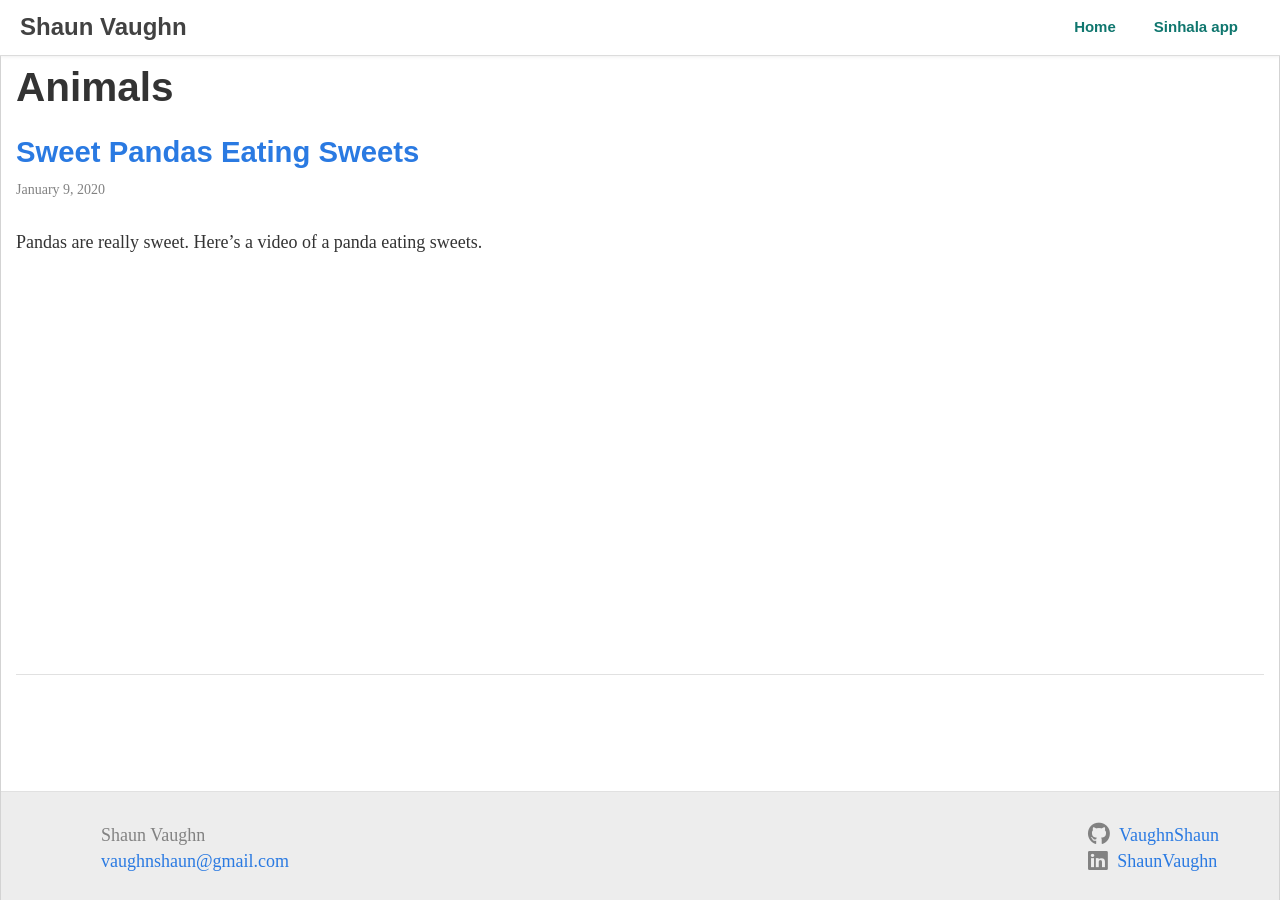
<file: tags/animals/index.html>
<!doctype html><html lang=en-US><head><meta charset=utf-8><meta name=viewport content="width=device-width,initial-scale=1"><title>Animals | Shaun Vaughn</title><meta name=description content="Personal portfolio and blog of Shaun Vaughn, software engineer."><meta name=author content="Shaun Vaughn"><meta name=theme-color content="#0f7bc1"><meta property="og:title" content="Animals"><meta property="og:description" content="Personal portfolio and blog of Shaun Vaughn, software engineer."><meta property="og:type" content="website"><meta property="og:url" content="https://shaunvaughn.com/tags/animals/"><meta name=twitter:card content="summary"><meta name=twitter:title content="Animals"><meta name=twitter:description content="Personal portfolio and blog of Shaun Vaughn, software engineer."><meta name=twitter:creator content="Shaun Vaughn"><link rel=stylesheet href=https://cdnjs.cloudflare.com/ajax/libs/font-awesome/6.5.1/css/all.min.css integrity="sha512-DTOQO9RWCH3ppGqcWaEA1BIZOC6xxalwEsw9c2QQeAIftl+Vegovlnee1c9QX4TctnWMn13TZye+giMm8e2LwA==" crossorigin=anonymous referrerpolicy=no-referrer><link rel=stylesheet href=/css/main.min.17d0fb2d370b8c3571c90b39359c25750fd1454284b0af43919601e5b69910d9.css integrity="sha256-F9D7LTcLjDVxyQs5NZwldQ/RRUKEsK9DkZYB5baZENk="></head><body><div class=site-body><div class=site-body-inner><header id=site-header class=site-header><div class=header-inner><h1 class=site-title><a href=/>Shaun Vaughn</a></h1><button class=nav-toggle id=site-nav-toggle type=button aria-label="Open navigation" aria-controls=site-nav aria-expanded=false>
<span aria-hidden=true></span>
<span aria-hidden=true></span>
<span aria-hidden=true></span></button><nav class=site-nav id=site-nav aria-label="Primary navigation"><a href=/>Home</a>
<a href=/sinhala/>Sinhala app</a></nav></div></header><main class=site-main><div class=list-page><h1>Animals</h1><article class=post-summary><h2><a href=/posts/sweet-pandas-eating-sweets/>Sweet Pandas Eating Sweets</a></h2><time class=post-date datetime="2020-01-09 00:00:00 +0000 UTC">January 9, 2020</time><p><p>Pandas are really sweet.
Here&rsquo;s a video of a panda eating sweets.</p><iframe width=560 height=315 src=https://www.youtube.com/embed/4n0xNbfJLR8 frameborder=0 allowfullscreen></iframe></p></article></div></main><footer class=site-footer><div class=footer-wrapper><div class=footer-columns><div class="footer-col footer-col-left"><ul class=contact-list><li>Shaun Vaughn</li><li><a href=mailto:vaughnshaun@gmail.com>vaughnshaun@gmail.com</a></li></ul></div><div class="footer-col footer-col-right"><ul class=social-media-list><li><i class="fa-brands fa-github fa-lg"></i>
<a href=https://github.com/VaughnShaun target=_blank rel="noopener noreferrer"><span class=username>VaughnShaun</span></a></li><li><i class="fa-brands fa-linkedin fa-lg"></i>
<a href=https://www.linkedin.com/in/ShaunVaughn target=_blank rel="noopener noreferrer"><span class=username>ShaunVaughn</span></a></li></ul></div></div></div></footer></div></div><script>(function(){var n=document.getElementById("site-header"),e=document.getElementById("site-nav-toggle"),s=document.getElementById("site-nav");if(!n||!e||!s)return;function t(t){n.classList.toggle("nav-open",t),e.setAttribute("aria-expanded",String(t)),e.setAttribute("aria-label",t?"Close navigation":"Open navigation")}e.addEventListener("click",function(){t(e.getAttribute("aria-expanded")!=="true")}),s.querySelectorAll("a").forEach(function(e){e.addEventListener("click",function(){t(!1)})}),document.addEventListener("click",function(e){n.contains(e.target)||t(!1)}),document.addEventListener("keydown",function(n){if(n.key!=="Escape"||e.getAttribute("aria-expanded")!=="true")return;t(!1),e.focus()}),window.addEventListener("resize",function(){window.innerWidth>640&&t(!1)})})()</script></body></html>
</file>
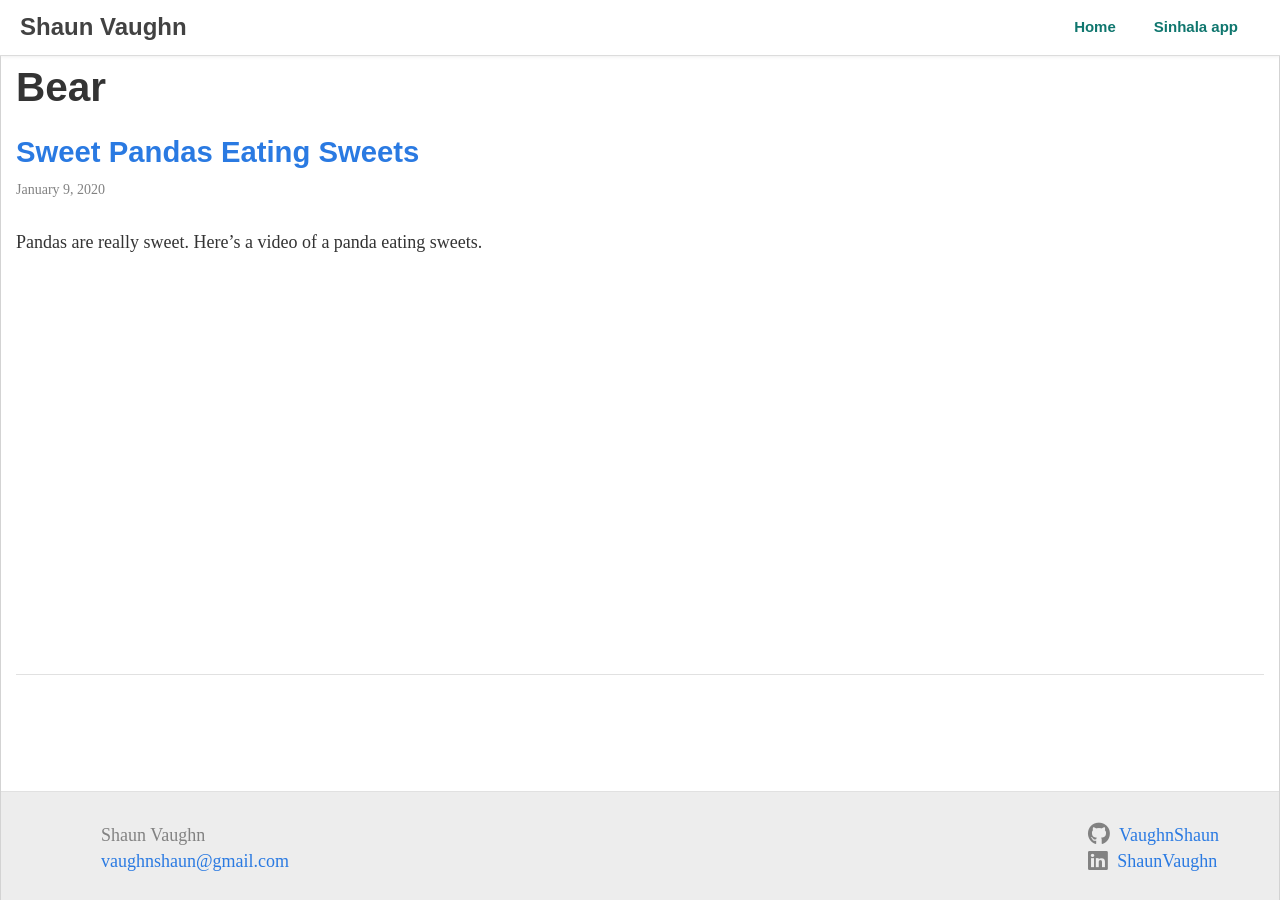
<file: tags/bear/index.html>
<!doctype html><html lang=en-US><head><meta charset=utf-8><meta name=viewport content="width=device-width,initial-scale=1"><title>Bear | Shaun Vaughn</title><meta name=description content="Personal portfolio and blog of Shaun Vaughn, software engineer."><meta name=author content="Shaun Vaughn"><meta name=theme-color content="#0f7bc1"><meta property="og:title" content="Bear"><meta property="og:description" content="Personal portfolio and blog of Shaun Vaughn, software engineer."><meta property="og:type" content="website"><meta property="og:url" content="https://shaunvaughn.com/tags/bear/"><meta name=twitter:card content="summary"><meta name=twitter:title content="Bear"><meta name=twitter:description content="Personal portfolio and blog of Shaun Vaughn, software engineer."><meta name=twitter:creator content="Shaun Vaughn"><link rel=stylesheet href=https://cdnjs.cloudflare.com/ajax/libs/font-awesome/6.5.1/css/all.min.css integrity="sha512-DTOQO9RWCH3ppGqcWaEA1BIZOC6xxalwEsw9c2QQeAIftl+Vegovlnee1c9QX4TctnWMn13TZye+giMm8e2LwA==" crossorigin=anonymous referrerpolicy=no-referrer><link rel=stylesheet href=/css/main.min.17d0fb2d370b8c3571c90b39359c25750fd1454284b0af43919601e5b69910d9.css integrity="sha256-F9D7LTcLjDVxyQs5NZwldQ/RRUKEsK9DkZYB5baZENk="></head><body><div class=site-body><div class=site-body-inner><header id=site-header class=site-header><div class=header-inner><h1 class=site-title><a href=/>Shaun Vaughn</a></h1><button class=nav-toggle id=site-nav-toggle type=button aria-label="Open navigation" aria-controls=site-nav aria-expanded=false>
<span aria-hidden=true></span>
<span aria-hidden=true></span>
<span aria-hidden=true></span></button><nav class=site-nav id=site-nav aria-label="Primary navigation"><a href=/>Home</a>
<a href=/sinhala/>Sinhala app</a></nav></div></header><main class=site-main><div class=list-page><h1>Bear</h1><article class=post-summary><h2><a href=/posts/sweet-pandas-eating-sweets/>Sweet Pandas Eating Sweets</a></h2><time class=post-date datetime="2020-01-09 00:00:00 +0000 UTC">January 9, 2020</time><p><p>Pandas are really sweet.
Here&rsquo;s a video of a panda eating sweets.</p><iframe width=560 height=315 src=https://www.youtube.com/embed/4n0xNbfJLR8 frameborder=0 allowfullscreen></iframe></p></article></div></main><footer class=site-footer><div class=footer-wrapper><div class=footer-columns><div class="footer-col footer-col-left"><ul class=contact-list><li>Shaun Vaughn</li><li><a href=mailto:vaughnshaun@gmail.com>vaughnshaun@gmail.com</a></li></ul></div><div class="footer-col footer-col-right"><ul class=social-media-list><li><i class="fa-brands fa-github fa-lg"></i>
<a href=https://github.com/VaughnShaun target=_blank rel="noopener noreferrer"><span class=username>VaughnShaun</span></a></li><li><i class="fa-brands fa-linkedin fa-lg"></i>
<a href=https://www.linkedin.com/in/ShaunVaughn target=_blank rel="noopener noreferrer"><span class=username>ShaunVaughn</span></a></li></ul></div></div></div></footer></div></div><script>(function(){var n=document.getElementById("site-header"),e=document.getElementById("site-nav-toggle"),s=document.getElementById("site-nav");if(!n||!e||!s)return;function t(t){n.classList.toggle("nav-open",t),e.setAttribute("aria-expanded",String(t)),e.setAttribute("aria-label",t?"Close navigation":"Open navigation")}e.addEventListener("click",function(){t(e.getAttribute("aria-expanded")!=="true")}),s.querySelectorAll("a").forEach(function(e){e.addEventListener("click",function(){t(!1)})}),document.addEventListener("click",function(e){n.contains(e.target)||t(!1)}),document.addEventListener("keydown",function(n){if(n.key!=="Escape"||e.getAttribute("aria-expanded")!=="true")return;t(!1),e.focus()}),window.addEventListener("resize",function(){window.innerWidth>640&&t(!1)})})()</script></body></html>
</file>
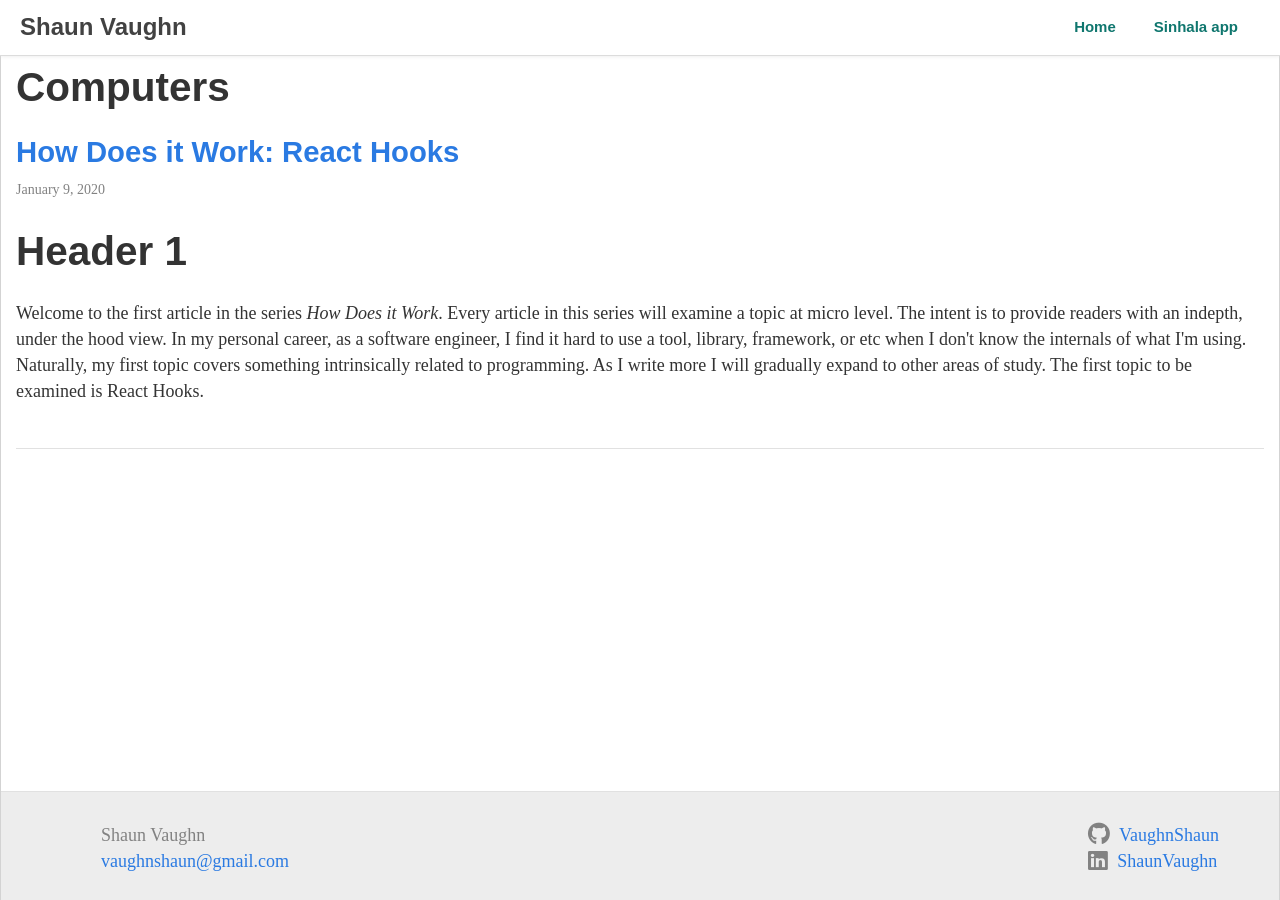
<file: tags/computers/index.html>
<!doctype html><html lang=en-US><head><meta charset=utf-8><meta name=viewport content="width=device-width,initial-scale=1"><title>Computers | Shaun Vaughn</title><meta name=description content="Personal portfolio and blog of Shaun Vaughn, software engineer."><meta name=author content="Shaun Vaughn"><meta name=theme-color content="#0f7bc1"><meta property="og:title" content="Computers"><meta property="og:description" content="Personal portfolio and blog of Shaun Vaughn, software engineer."><meta property="og:type" content="website"><meta property="og:url" content="https://shaunvaughn.com/tags/computers/"><meta name=twitter:card content="summary"><meta name=twitter:title content="Computers"><meta name=twitter:description content="Personal portfolio and blog of Shaun Vaughn, software engineer."><meta name=twitter:creator content="Shaun Vaughn"><link rel=stylesheet href=https://cdnjs.cloudflare.com/ajax/libs/font-awesome/6.5.1/css/all.min.css integrity="sha512-DTOQO9RWCH3ppGqcWaEA1BIZOC6xxalwEsw9c2QQeAIftl+Vegovlnee1c9QX4TctnWMn13TZye+giMm8e2LwA==" crossorigin=anonymous referrerpolicy=no-referrer><link rel=stylesheet href=/css/main.min.17d0fb2d370b8c3571c90b39359c25750fd1454284b0af43919601e5b69910d9.css integrity="sha256-F9D7LTcLjDVxyQs5NZwldQ/RRUKEsK9DkZYB5baZENk="></head><body><div class=site-body><div class=site-body-inner><header id=site-header class=site-header><div class=header-inner><h1 class=site-title><a href=/>Shaun Vaughn</a></h1><button class=nav-toggle id=site-nav-toggle type=button aria-label="Open navigation" aria-controls=site-nav aria-expanded=false>
<span aria-hidden=true></span>
<span aria-hidden=true></span>
<span aria-hidden=true></span></button><nav class=site-nav id=site-nav aria-label="Primary navigation"><a href=/>Home</a>
<a href=/sinhala/>Sinhala app</a></nav></div></header><main class=site-main><div class=list-page><h1>Computers</h1><article class=post-summary><h2><a href=/posts/howdoesitwork-reacthooks/>How Does it Work: React Hooks</a></h2><time class=post-date datetime="2020-01-09 00:00:00 +0000 UTC">January 9, 2020</time><p><h1 id=header-1>Header 1</h1><p>Welcome to the first article in the series <em>How Does it Work</em>. Every article in this series will examine
a topic at micro level. The intent is to provide readers with an indepth, under the hood view. In my personal career, as a software engineer, I find it hard to use a tool, library, framework, or etc when I don't know the internals of what I'm using. Naturally, my first topic covers something intrinsically related to programming. As I write more I will gradually expand to other areas of study. The first topic to be examined is React Hooks.</p></p></article></div></main><footer class=site-footer><div class=footer-wrapper><div class=footer-columns><div class="footer-col footer-col-left"><ul class=contact-list><li>Shaun Vaughn</li><li><a href=mailto:vaughnshaun@gmail.com>vaughnshaun@gmail.com</a></li></ul></div><div class="footer-col footer-col-right"><ul class=social-media-list><li><i class="fa-brands fa-github fa-lg"></i>
<a href=https://github.com/VaughnShaun target=_blank rel="noopener noreferrer"><span class=username>VaughnShaun</span></a></li><li><i class="fa-brands fa-linkedin fa-lg"></i>
<a href=https://www.linkedin.com/in/ShaunVaughn target=_blank rel="noopener noreferrer"><span class=username>ShaunVaughn</span></a></li></ul></div></div></div></footer></div></div><script>(function(){var n=document.getElementById("site-header"),e=document.getElementById("site-nav-toggle"),s=document.getElementById("site-nav");if(!n||!e||!s)return;function t(t){n.classList.toggle("nav-open",t),e.setAttribute("aria-expanded",String(t)),e.setAttribute("aria-label",t?"Close navigation":"Open navigation")}e.addEventListener("click",function(){t(e.getAttribute("aria-expanded")!=="true")}),s.querySelectorAll("a").forEach(function(e){e.addEventListener("click",function(){t(!1)})}),document.addEventListener("click",function(e){n.contains(e.target)||t(!1)}),document.addEventListener("keydown",function(n){if(n.key!=="Escape"||e.getAttribute("aria-expanded")!=="true")return;t(!1),e.focus()}),window.addEventListener("resize",function(){window.innerWidth>640&&t(!1)})})()</script></body></html>
</file>
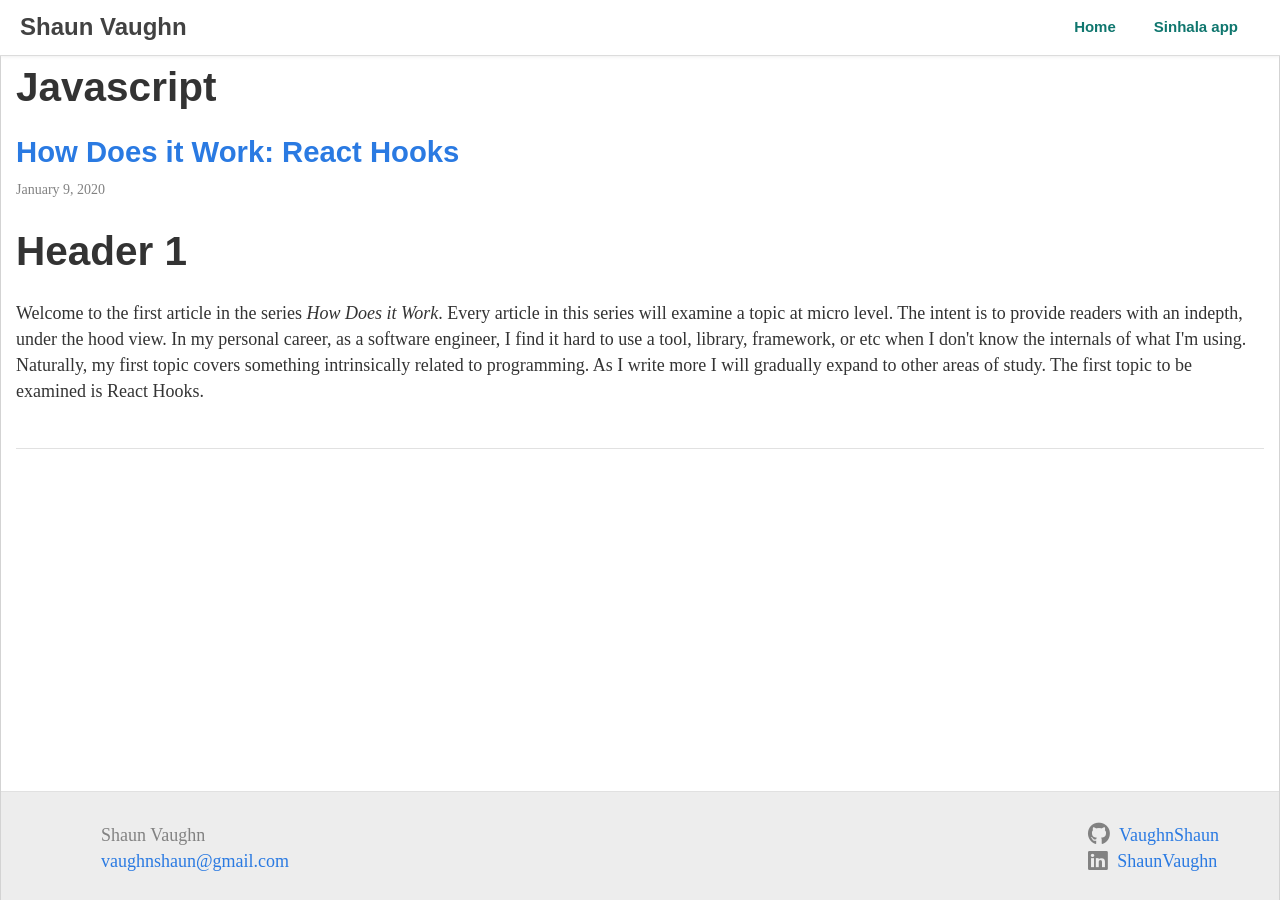
<file: tags/javascript/index.html>
<!doctype html><html lang=en-US><head><meta charset=utf-8><meta name=viewport content="width=device-width,initial-scale=1"><title>Javascript | Shaun Vaughn</title><meta name=description content="Personal portfolio and blog of Shaun Vaughn, software engineer."><meta name=author content="Shaun Vaughn"><meta name=theme-color content="#0f7bc1"><meta property="og:title" content="Javascript"><meta property="og:description" content="Personal portfolio and blog of Shaun Vaughn, software engineer."><meta property="og:type" content="website"><meta property="og:url" content="https://shaunvaughn.com/tags/javascript/"><meta name=twitter:card content="summary"><meta name=twitter:title content="Javascript"><meta name=twitter:description content="Personal portfolio and blog of Shaun Vaughn, software engineer."><meta name=twitter:creator content="Shaun Vaughn"><link rel=stylesheet href=https://cdnjs.cloudflare.com/ajax/libs/font-awesome/6.5.1/css/all.min.css integrity="sha512-DTOQO9RWCH3ppGqcWaEA1BIZOC6xxalwEsw9c2QQeAIftl+Vegovlnee1c9QX4TctnWMn13TZye+giMm8e2LwA==" crossorigin=anonymous referrerpolicy=no-referrer><link rel=stylesheet href=/css/main.min.17d0fb2d370b8c3571c90b39359c25750fd1454284b0af43919601e5b69910d9.css integrity="sha256-F9D7LTcLjDVxyQs5NZwldQ/RRUKEsK9DkZYB5baZENk="></head><body><div class=site-body><div class=site-body-inner><header id=site-header class=site-header><div class=header-inner><h1 class=site-title><a href=/>Shaun Vaughn</a></h1><button class=nav-toggle id=site-nav-toggle type=button aria-label="Open navigation" aria-controls=site-nav aria-expanded=false>
<span aria-hidden=true></span>
<span aria-hidden=true></span>
<span aria-hidden=true></span></button><nav class=site-nav id=site-nav aria-label="Primary navigation"><a href=/>Home</a>
<a href=/sinhala/>Sinhala app</a></nav></div></header><main class=site-main><div class=list-page><h1>Javascript</h1><article class=post-summary><h2><a href=/posts/howdoesitwork-reacthooks/>How Does it Work: React Hooks</a></h2><time class=post-date datetime="2020-01-09 00:00:00 +0000 UTC">January 9, 2020</time><p><h1 id=header-1>Header 1</h1><p>Welcome to the first article in the series <em>How Does it Work</em>. Every article in this series will examine
a topic at micro level. The intent is to provide readers with an indepth, under the hood view. In my personal career, as a software engineer, I find it hard to use a tool, library, framework, or etc when I don't know the internals of what I'm using. Naturally, my first topic covers something intrinsically related to programming. As I write more I will gradually expand to other areas of study. The first topic to be examined is React Hooks.</p></p></article></div></main><footer class=site-footer><div class=footer-wrapper><div class=footer-columns><div class="footer-col footer-col-left"><ul class=contact-list><li>Shaun Vaughn</li><li><a href=mailto:vaughnshaun@gmail.com>vaughnshaun@gmail.com</a></li></ul></div><div class="footer-col footer-col-right"><ul class=social-media-list><li><i class="fa-brands fa-github fa-lg"></i>
<a href=https://github.com/VaughnShaun target=_blank rel="noopener noreferrer"><span class=username>VaughnShaun</span></a></li><li><i class="fa-brands fa-linkedin fa-lg"></i>
<a href=https://www.linkedin.com/in/ShaunVaughn target=_blank rel="noopener noreferrer"><span class=username>ShaunVaughn</span></a></li></ul></div></div></div></footer></div></div><script>(function(){var n=document.getElementById("site-header"),e=document.getElementById("site-nav-toggle"),s=document.getElementById("site-nav");if(!n||!e||!s)return;function t(t){n.classList.toggle("nav-open",t),e.setAttribute("aria-expanded",String(t)),e.setAttribute("aria-label",t?"Close navigation":"Open navigation")}e.addEventListener("click",function(){t(e.getAttribute("aria-expanded")!=="true")}),s.querySelectorAll("a").forEach(function(e){e.addEventListener("click",function(){t(!1)})}),document.addEventListener("click",function(e){n.contains(e.target)||t(!1)}),document.addEventListener("keydown",function(n){if(n.key!=="Escape"||e.getAttribute("aria-expanded")!=="true")return;t(!1),e.focus()}),window.addEventListener("resize",function(){window.innerWidth>640&&t(!1)})})()</script></body></html>
</file>
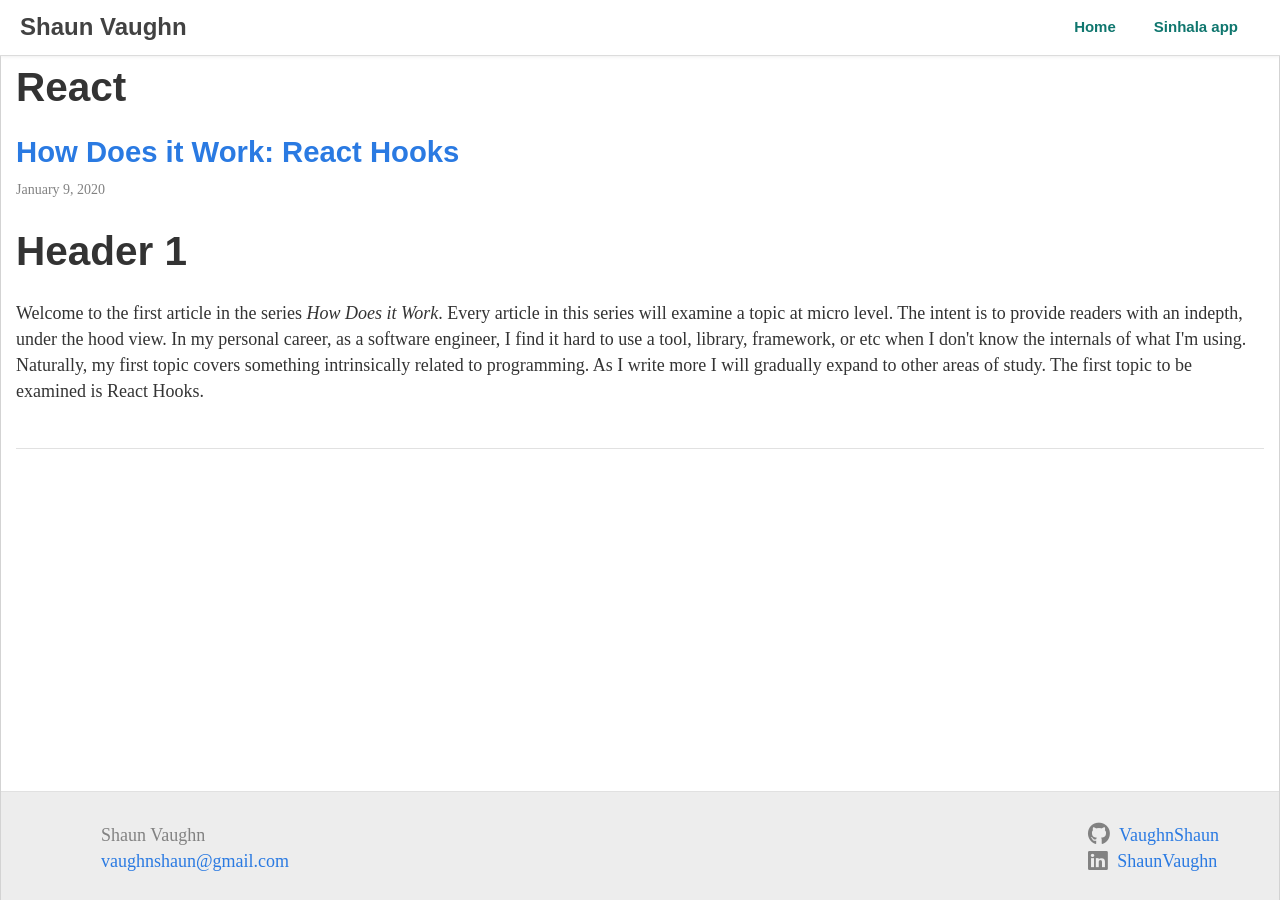
<file: tags/react/index.html>
<!doctype html><html lang=en-US><head><meta charset=utf-8><meta name=viewport content="width=device-width,initial-scale=1"><title>React | Shaun Vaughn</title><meta name=description content="Personal portfolio and blog of Shaun Vaughn, software engineer."><meta name=author content="Shaun Vaughn"><meta name=theme-color content="#0f7bc1"><meta property="og:title" content="React"><meta property="og:description" content="Personal portfolio and blog of Shaun Vaughn, software engineer."><meta property="og:type" content="website"><meta property="og:url" content="https://shaunvaughn.com/tags/react/"><meta name=twitter:card content="summary"><meta name=twitter:title content="React"><meta name=twitter:description content="Personal portfolio and blog of Shaun Vaughn, software engineer."><meta name=twitter:creator content="Shaun Vaughn"><link rel=stylesheet href=https://cdnjs.cloudflare.com/ajax/libs/font-awesome/6.5.1/css/all.min.css integrity="sha512-DTOQO9RWCH3ppGqcWaEA1BIZOC6xxalwEsw9c2QQeAIftl+Vegovlnee1c9QX4TctnWMn13TZye+giMm8e2LwA==" crossorigin=anonymous referrerpolicy=no-referrer><link rel=stylesheet href=/css/main.min.17d0fb2d370b8c3571c90b39359c25750fd1454284b0af43919601e5b69910d9.css integrity="sha256-F9D7LTcLjDVxyQs5NZwldQ/RRUKEsK9DkZYB5baZENk="></head><body><div class=site-body><div class=site-body-inner><header id=site-header class=site-header><div class=header-inner><h1 class=site-title><a href=/>Shaun Vaughn</a></h1><button class=nav-toggle id=site-nav-toggle type=button aria-label="Open navigation" aria-controls=site-nav aria-expanded=false>
<span aria-hidden=true></span>
<span aria-hidden=true></span>
<span aria-hidden=true></span></button><nav class=site-nav id=site-nav aria-label="Primary navigation"><a href=/>Home</a>
<a href=/sinhala/>Sinhala app</a></nav></div></header><main class=site-main><div class=list-page><h1>React</h1><article class=post-summary><h2><a href=/posts/howdoesitwork-reacthooks/>How Does it Work: React Hooks</a></h2><time class=post-date datetime="2020-01-09 00:00:00 +0000 UTC">January 9, 2020</time><p><h1 id=header-1>Header 1</h1><p>Welcome to the first article in the series <em>How Does it Work</em>. Every article in this series will examine
a topic at micro level. The intent is to provide readers with an indepth, under the hood view. In my personal career, as a software engineer, I find it hard to use a tool, library, framework, or etc when I don't know the internals of what I'm using. Naturally, my first topic covers something intrinsically related to programming. As I write more I will gradually expand to other areas of study. The first topic to be examined is React Hooks.</p></p></article></div></main><footer class=site-footer><div class=footer-wrapper><div class=footer-columns><div class="footer-col footer-col-left"><ul class=contact-list><li>Shaun Vaughn</li><li><a href=mailto:vaughnshaun@gmail.com>vaughnshaun@gmail.com</a></li></ul></div><div class="footer-col footer-col-right"><ul class=social-media-list><li><i class="fa-brands fa-github fa-lg"></i>
<a href=https://github.com/VaughnShaun target=_blank rel="noopener noreferrer"><span class=username>VaughnShaun</span></a></li><li><i class="fa-brands fa-linkedin fa-lg"></i>
<a href=https://www.linkedin.com/in/ShaunVaughn target=_blank rel="noopener noreferrer"><span class=username>ShaunVaughn</span></a></li></ul></div></div></div></footer></div></div><script>(function(){var n=document.getElementById("site-header"),e=document.getElementById("site-nav-toggle"),s=document.getElementById("site-nav");if(!n||!e||!s)return;function t(t){n.classList.toggle("nav-open",t),e.setAttribute("aria-expanded",String(t)),e.setAttribute("aria-label",t?"Close navigation":"Open navigation")}e.addEventListener("click",function(){t(e.getAttribute("aria-expanded")!=="true")}),s.querySelectorAll("a").forEach(function(e){e.addEventListener("click",function(){t(!1)})}),document.addEventListener("click",function(e){n.contains(e.target)||t(!1)}),document.addEventListener("keydown",function(n){if(n.key!=="Escape"||e.getAttribute("aria-expanded")!=="true")return;t(!1),e.focus()}),window.addEventListener("resize",function(){window.innerWidth>640&&t(!1)})})()</script></body></html>
</file>
<file: sinhala/app/styles.css>
:root {
  color-scheme: light;
  --bg: #f8f5ef;
  --ink: #18211f;
  --muted: #64706d;
  --line: #ded8cc;
  --teal: #0f766e;
  --teal-dark: #0b514d;
  --gold: #eab308;
  --coral: #ef735d;
  --blue: #2563eb;
  --surface: #fffdfa;
  --shadow: 0 16px 40px rgba(24, 33, 31, 0.12);
}

:root[data-theme="dark"],
body.dark-theme {
  color-scheme: dark;
  --bg: #15211f;
  --ink: #eff7f4;
  --muted: #b0c0bb;
  --line: #38504a;
  --teal-dark: #7bd3ca;
  --surface: #20322e;
  --shadow: 0 16px 40px rgba(0, 0, 0, 0.28);
}

* {
  box-sizing: border-box;
}

body {
  margin: 0;
  min-height: 100vh;
  max-width: 100%;
  overflow-x: hidden;
  background:
    linear-gradient(135deg, rgba(15, 118, 110, 0.12), transparent 38%),
    linear-gradient(315deg, rgba(234, 179, 8, 0.16), transparent 42%),
    var(--bg);
  color: var(--ink);
  font-family: Inter, ui-sans-serif, system-ui, -apple-system, BlinkMacSystemFont, "Segoe UI", sans-serif;
}

button,
input,
select,
textarea {
  font: inherit;
}

button {
  cursor: pointer;
}

button:disabled {
  cursor: not-allowed;
  opacity: 0.58;
}

.app-shell {
  width: min(100%, 720px);
  min-width: 0;
  min-height: 100vh;
  margin: 0 auto;
  padding: max(18px, env(safe-area-inset-top)) 16px max(24px, env(safe-area-inset-bottom));
}

.topbar,
.practice-header {
  display: flex;
  align-items: center;
  justify-content: space-between;
  gap: 14px;
  margin-bottom: 16px;
}

.theme-toggle {
  display: grid;
  width: 44px;
  min-height: 44px;
  place-items: center;
  border: 1px solid var(--line);
  border-radius: 8px;
  background: var(--surface);
  color: var(--teal-dark);
  font: inherit;
  font-size: 1.2rem;
}

.eyebrow {
  margin: 0 0 4px;
  color: var(--teal-dark);
  font-size: 0.76rem;
  font-weight: 800;
  letter-spacing: 0;
  text-transform: uppercase;
}

h1,
h2,
h3,
p {
  margin-top: 0;
}

h1 {
  margin-bottom: 0;
  font-size: clamp(2.2rem, 8vw, 3.6rem);
  line-height: 1;
  letter-spacing: 0;
}

h2 {
  margin-bottom: 0;
  font-size: 1.35rem;
  line-height: 1.15;
  letter-spacing: 0;
}

h3 {
  margin-bottom: 8px;
  font-size: 1rem;
  letter-spacing: 0;
}

.streak {
  display: grid;
  place-items: center;
  width: 84px;
  min-width: 84px;
  aspect-ratio: 1;
  border: 1px solid rgba(15, 118, 110, 0.24);
  border-radius: 8px;
  background: var(--surface);
  box-shadow: var(--shadow);
}

.streak span {
  font-size: 1.65rem;
  font-weight: 900;
  color: var(--teal);
}

.streak small {
  margin-top: -12px;
  color: var(--muted);
  font-size: 0.72rem;
  font-weight: 700;
}

.offline-status {
  width: fit-content;
  max-width: 100%;
  margin: 0;
  padding: 7px 10px;
  border: 1px solid var(--line);
  border-radius: 999px;
  color: var(--muted);
  background: rgba(255, 253, 250, 0.9);
  font-size: 0.78rem;
  font-weight: 800;
  line-height: 1.25;
}

.offline-row {
  display: grid;
  grid-template-columns: minmax(0, 1fr) 44px;
  align-items: center;
  gap: 12px;
  margin: -4px 0 14px;
}

.offline-row .offline-status {
  min-width: 0;
}

.offline-row .theme-toggle {
  justify-self: end;
}

.offline-status.is-ready {
  border-color: rgba(15, 118, 110, 0.32);
  color: var(--teal-dark);
  background: rgba(15, 118, 110, 0.09);
}

.offline-status.is-error {
  border-color: rgba(239, 115, 93, 0.42);
  color: #9f321f;
  background: rgba(239, 115, 93, 0.1);
}

.hero-panel,
.note-band,
.practice-card,
.lesson-node,
.script-item {
  border: 1px solid rgba(24, 33, 31, 0.08);
  border-radius: 8px;
  background: rgba(255, 253, 250, 0.94);
  box-shadow: var(--shadow);
}

.hero-panel {
  display: grid;
  grid-template-columns: 1fr auto;
  gap: 16px;
  align-items: center;
  padding: 16px;
}

.hero-panel p {
  margin-bottom: 12px;
  color: var(--muted);
  line-height: 1.45;
}

.progress-track {
  height: 10px;
  overflow: hidden;
  border-radius: 999px;
  background: #e8e1d5;
}

.progress-track span {
  display: block;
  width: 0;
  height: 100%;
  border-radius: inherit;
  background: linear-gradient(90deg, var(--teal), var(--gold));
  transition: width 220ms ease;
}

.practice-meta {
  margin: 4px 0 0;
  color: var(--muted);
  font-size: 0.82rem;
  font-weight: 700;
}

.practice-progress {
  height: 7px;
  margin: -6px 0 14px;
  overflow: hidden;
  border-radius: 999px;
  background: #e8e1d5;
}

.practice-progress span {
  display: block;
  width: 0;
  height: 100%;
  border-radius: inherit;
  background: var(--teal);
  transition: width 180ms ease;
}

.completion-notice {
  margin: 0 0 14px;
  padding: 11px 14px;
  border-left: 4px solid var(--gold);
  border-radius: 4px;
  background: #fff4cf;
  color: var(--ink);
  font-weight: 800;
}

.primary-action,
.secondary-action,
.choice,
.tab,
.small-action {
  min-height: 44px;
  border: 0;
  border-radius: 8px;
  font-weight: 800;
}

.primary-action {
  padding: 0 18px;
  background: var(--teal);
  color: white;
}

.secondary-action {
  width: 100%;
  padding: 0 16px;
  background: #18302d;
  color: white;
}

.small-action {
  padding: 0 12px;
  background: #e8f3f1;
  color: var(--teal-dark);
}

.small-action[aria-pressed="true"] {
  background: #18302d;
  color: white;
}

.tabs {
  position: sticky;
  top: 0;
  z-index: 10;
  display: grid;
  grid-template-columns: repeat(7, minmax(88px, 1fr));
  gap: 8px;
  margin: 16px 0;
  padding: 8px;
  border: 1px solid rgba(24, 33, 31, 0.08);
  border-radius: 8px;
  background: rgba(248, 245, 239, 0.86);
  backdrop-filter: blur(16px);
  overflow-x: auto;
  max-width: 100%;
  min-width: 0;
  scrollbar-width: none;
}

.tabs::-webkit-scrollbar {
  display: none;
}

.tab {
  background: transparent;
  color: var(--muted);
}

.tab.active {
  background: var(--ink);
  color: white;
}

.view {
  display: none;
}

.view.active {
  display: block;
}

.lesson-path,
.script-list {
  display: grid;
  gap: 12px;
}

.level-band {
  margin: 18px 0 2px;
  padding: 12px 2px;
}

.level-band p {
  margin: 0 0 6px;
  color: var(--muted);
  line-height: 1.4;
}

.unit-label {
  margin: 18px 0 6px;
  color: var(--muted);
  font-size: 0.78rem;
  font-weight: 900;
  text-transform: uppercase;
}

.lesson-node {
  display: grid;
  grid-template-columns: auto 1fr auto;
  gap: 12px;
  align-items: center;
  padding: 14px;
}

.node-medal {
  position: relative;
  display: grid;
  place-items: center;
  width: 46px;
  aspect-ratio: 1;
  border-radius: 50%;
  background: #e8f3f1;
  color: var(--teal-dark);
  font-weight: 950;
}

.node-medal-label {
  position: relative;
  z-index: 1;
}

.node-ring {
  position: absolute;
  inset: -4px;
  width: calc(100% + 8px);
  height: calc(100% + 8px);
  transform: rotate(-90deg);
}

.node-ring-track,
.node-ring-fill {
  fill: none;
  stroke-width: 4;
}

.node-ring-track {
  stroke: rgba(15, 118, 110, 0.12);
}

.node-ring-fill {
  stroke: var(--teal);
  stroke-linecap: round;
  stroke-dasharray: 119.38;
  stroke-dashoffset: calc(119.38 * (1 - var(--round-progress, 0)));
  transition: stroke-dashoffset 180ms ease;
}

.lesson-node.done .node-ring-fill {
  stroke: var(--gold);
}

.node-medal.in-progress {
  background: #f3fbfa;
}

.lesson-node.done .node-medal {
  background: var(--gold);
  color: #332500;
}

.lesson-node.recommended {
  border-color: rgba(15, 118, 110, 0.42);
  box-shadow: 0 18px 44px rgba(15, 118, 110, 0.18);
}

.lesson-node p,
.script-item p,
.note-band p {
  margin-bottom: 0;
  color: var(--muted);
  line-height: 1.45;
}

.lesson-meta {
  display: flex;
  flex-wrap: wrap;
  gap: 8px;
  margin-top: 8px;
}

.pill {
  padding: 5px 8px;
  border-radius: 999px;
  background: #f0ece4;
  color: #46514e;
  font-size: 0.72rem;
  font-weight: 800;
}

.rank-badge {
  display: inline-flex;
  align-items: center;
  min-height: 28px;
  padding: 4px 8px;
  border-radius: 999px;
  background: #fff4cf;
  color: #5d4300;
  font-size: 0.72rem;
  font-weight: 900;
  white-space: nowrap;
}

.topic-pill {
  background: #e8f3f1;
  color: var(--teal-dark);
}

.practice-header select,
.practice-header input {
  width: min(48%, 240px);
  min-height: 44px;
  border: 1px solid var(--line);
  border-radius: 8px;
  background: var(--surface);
  color: var(--ink);
  padding: 0 12px;
}

.script-controls {
  display: grid;
  grid-template-columns: minmax(0, 1fr) auto;
  gap: 8px;
  width: min(100%, 430px);
}

.practice-header .script-controls input {
  width: 100%;
}

.story-import-panel {
  display: grid;
  grid-template-columns: minmax(0, 1fr) auto;
  align-items: center;
  gap: 14px;
  margin-bottom: 12px;
  padding: 14px;
  border: 1px dashed rgba(15, 118, 110, 0.38);
  border-radius: 8px;
  background: rgba(232, 243, 241, 0.58);
}

.reader-import-panel {
  display: grid;
  grid-template-columns: repeat(3, minmax(0, 1fr));
  align-items: end;
  gap: 12px;
  margin-bottom: 12px;
  padding: 14px;
  border: 1px dashed rgba(15, 118, 110, 0.38);
  border-radius: 8px;
  background: rgba(232, 243, 241, 0.58);
}

.reader-import-panel > div:first-child {
  grid-column: 1 / -1;
}

.reader-import-panel .story-file-input {
  width: 100%;
}

.reader-import-panel p {
  margin: 4px 0 0;
  color: var(--muted);
  line-height: 1.45;
}

.reader-backup-actions {
  display: flex;
  grid-column: 1 / -1;
  flex-wrap: wrap;
  gap: 8px;
}

.reader-import-name,
.reader-meaning-editor {
  display: grid;
  gap: 5px;
  color: var(--muted);
  font-size: 0.78rem;
  font-weight: 800;
}

.reader-import-name input,
.reader-meaning-editor input {
  width: 100%;
  min-height: 44px;
  border: 1px solid var(--line);
  border-radius: 8px;
  background: var(--surface);
  color: var(--ink);
  padding: 0 12px;
  font: inherit;
}

.reader-library {
  display: grid;
  gap: 8px;
  margin: 0 0 16px;
}

.reader-library-item {
  display: flex;
  align-items: center;
  justify-content: space-between;
  gap: 12px;
  padding: 11px 12px;
  border: 1px solid var(--line);
  border-radius: 8px;
  background: var(--surface);
}

.reader-library-item:hover,
.reader-library-item:focus-within {
  border-color: rgba(15, 118, 110, 0.48);
  background: #f8fcfb;
}

.reader-library-item.open {
  border-color: rgba(15, 118, 110, 0.48);
  background: #f8fcfb;
}

.reader-library-details {
  display: grid;
  flex: 1;
  min-width: 0;
  gap: 3px;
  color: var(--ink);
}

.reader-library-open,
.reader-delete-button {
  min-height: 44px;
  padding: 0 12px;
  border-radius: 8px;
  font: inherit;
  font-size: 0.84rem;
  font-weight: 800;
}

.reader-library-open {
  border: 0;
  background: var(--teal);
  color: #fff;
}

.reader-library-item span {
  color: var(--muted);
  font-size: 0.78rem;
}

.reader-delete-button {
  border: 1px solid rgba(239, 115, 93, 0.42);
  background: rgba(239, 115, 93, 0.08);
  color: #8d2d1d;
}

.reader-library-actions,
.reader-edit-actions {
  display: flex;
  flex-wrap: wrap;
  gap: 8px;
}

.reader-meaning-editor {
  width: min(100%, 520px);
}

.reader-meaning-editor small {
  color: var(--muted);
  font-weight: 600;
}

.reader-content {
  min-width: 0;
}

.personal-reader-document {
  max-width: 880px;
  margin: 0 auto;
}

.personal-reader-heading {
  display: flex;
  align-items: end;
  justify-content: space-between;
  gap: 14px;
  margin-bottom: 22px;
  padding-bottom: 14px;
  border-bottom: 1px solid var(--line);
}

.personal-reader-heading h2,
.reader-speaker {
  margin: 0;
}

.personal-reader-heading > span {
  color: var(--muted);
  font-size: 0.78rem;
  font-weight: 800;
  white-space: nowrap;
}

.personal-reader-lines {
  display: grid;
  gap: 6px;
}

.reader-speaker {
  margin-top: 18px;
  padding-top: 16px;
  border-top: 1px solid rgba(24, 33, 31, 0.08);
  font-size: 1rem;
}

.personal-reader-lines > .reader-speaker:first-child {
  margin-top: 0;
  padding-top: 0;
  border-top: 0;
}

.personal-reader-line {
  position: relative;
  padding: 2px 0 8px 20px;
}

.personal-reader-line::before {
  position: absolute;
  left: 5px;
  top: 12px;
  content: "•";
  color: var(--teal);
}

.personal-reader-line .reader-si {
  margin: 0;
  overflow-wrap: anywhere;
}

.reader-word-token {
  display: inline;
  min-height: 0;
  border: 0;
  border-radius: 5px;
  background: transparent;
  color: inherit;
  font: inherit;
  padding: 1px 2px;
  text-decoration: underline;
  text-decoration-color: rgba(15, 118, 110, 0.26);
  text-underline-offset: 4px;
}

.reader-word-token:hover,
.reader-word-token:focus,
.reader-word-token.selected {
  background: #e8f3f1;
  outline: 2px solid rgba(15, 118, 110, 0.22);
}

.reader-lookup-card {
  display: grid;
  gap: 10px;
  margin: 10px 0 4px;
  padding: 12px;
  border: 1px solid rgba(15, 118, 110, 0.32);
  border-left: 4px solid var(--teal);
  border-radius: 8px;
  background: #f8fcfb;
}

.reader-lookup-heading {
  display: grid;
  gap: 10px;
  font-family: "Noto Sans Sinhala", "Iskoola Pota", "Malithi Web", system-ui, sans-serif;
  font-size: 1.05rem;
}

.reader-lookup-controls {
  display: flex;
  align-items: center;
  justify-content: space-between;
  gap: 10px;
}

.reader-lookup-pager {
  display: flex;
  align-items: center;
  gap: 6px;
}

.reader-lookup-term {
  display: grid;
  min-width: 0;
  gap: 1px;
}

.reader-lookup-term strong {
  overflow-wrap: anywhere;
}

.reader-lookup-term span {
  color: var(--muted);
  font-family: system-ui, sans-serif;
  font-size: 0.7rem;
  font-weight: 800;
}

.reader-lookup-arrow {
  display: grid;
  width: 44px;
  min-height: 44px;
  place-items: center;
  flex: 0 0 auto;
  border: 1px solid rgba(15, 118, 110, 0.24);
  border-radius: 7px;
  background: white;
  color: var(--teal-dark);
  font: inherit;
  font-size: 1.5rem;
  line-height: 1;
}

.reader-lookup-arrow:disabled {
  border-color: var(--line);
  background: #f2f3f1;
  color: #a0a7a4;
}

.reader-lookup-label,
.reader-lookup-empty {
  margin: 0 0 5px;
  color: var(--muted);
  font-size: 0.75rem;
  font-weight: 900;
  text-transform: uppercase;
  letter-spacing: 0.04em;
}

.reader-meanings {
  display: flex;
  flex-wrap: wrap;
  gap: 6px;
}

.reader-meanings span {
  padding: 4px 8px;
  border-radius: 999px;
  background: #e8f3f1;
  color: var(--teal-dark);
  font-size: 0.84rem;
  font-weight: 700;
}

.reader-line-translation-toggle {
  justify-self: start;
  min-height: 32px;
  border: 0;
  background: transparent;
  color: var(--teal-dark);
  font: inherit;
  font-size: 0.82rem;
  font-weight: 900;
  padding: 0;
  text-decoration: underline;
  text-underline-offset: 3px;
}

.reader-line-translation {
  margin: -2px 0 0;
  padding: 9px 10px;
  border-radius: 6px;
  background: white;
  color: var(--ink);
  line-height: 1.5;
  overflow-wrap: anywhere;
}

.reader-mode-switch {
  display: grid;
  grid-template-columns: repeat(2, minmax(0, 1fr));
  gap: 4px;
  margin-bottom: 16px;
  padding: 4px;
  border: 1px solid var(--line);
  border-radius: 10px;
  background: rgba(255, 253, 250, 0.8);
  box-shadow: var(--shadow);
}

.reader-mode-switch button {
  min-height: 44px;
  border: 0;
  border-radius: 7px;
  background: transparent;
  color: var(--muted);
  font: inherit;
  font-weight: 800;
}

.reader-mode-switch button.active {
  background: #e8f3f1;
  box-shadow: inset 0 0 0 1px rgba(15, 118, 110, 0.25);
  color: var(--teal-dark);
}

.reader-library-controls {
  display: grid;
  grid-template-columns: minmax(0, 1fr) 44px;
  gap: 8px;
  margin-bottom: 12px;
}

.reader-library-controls input {
  min-width: 0;
  min-height: 44px;
  border: 1px solid var(--line);
  border-radius: 8px;
  background: var(--surface);
  color: var(--ink);
  padding: 0 12px;
  font: inherit;
}

.reader-library-controls .small-action {
  min-width: 44px;
  padding: 0;
  font-size: 1.1rem;
}

.reader-manage-heading {
  display: flex;
  align-items: center;
  justify-content: space-between;
  gap: 12px;
  margin-bottom: 12px;
}

.reader-manage-heading h3 {
  margin: 0;
}

.reader-manage-section {
  margin-top: 18px;
}

.reader-manage-section > h3 {
  margin: 0 0 8px;
  color: var(--teal-dark);
  font-size: 0.82rem;
  font-weight: 900;
  letter-spacing: 0.04em;
  text-transform: uppercase;
}

.reader-backup-section {
  margin-top: 20px;
  padding-top: 18px;
  border-top: 1px solid var(--line);
}

.reader-backup-section .reader-backup-actions {
  display: grid;
  grid-template-columns: repeat(2, minmax(0, 1fr));
}

.reader-help-button {
  display: grid;
  width: 44px;
  min-width: 44px;
  min-height: 44px;
  place-items: center;
  padding: 0;
  border-radius: 8px;
  font-size: 1.15rem;
}

.reader-manage-help-dialog {
  position: fixed;
  z-index: 30;
  inset: 0;
  display: grid;
  align-items: start;
  justify-items: center;
  overflow: auto;
  padding: max(24px, env(safe-area-inset-top)) 16px 24px;
  background: rgba(24, 33, 31, 0.5);
}

.reader-manage-help-dialog[hidden],
.reader-overlay[hidden] {
  display: none;
}

.reader-manage-help-card {
  width: min(100%, 520px);
  margin-top: 8vh;
  padding: 18px;
  border: 1px solid var(--line);
  border-radius: 10px;
  background: var(--surface);
  box-shadow: var(--shadow);
}

.reader-manage-help-card h3 {
  margin: 0 0 10px;
  font-size: 1.3rem;
}

.reader-manage-help-card p,
.reader-manage-help-card dd {
  color: var(--muted);
  line-height: 1.45;
}

.reader-manage-help-card dl {
  display: grid;
  gap: 8px;
  margin: 14px 0;
}

.reader-manage-help-card dl div {
  padding: 10px;
  border: 1px solid rgba(15, 118, 110, 0.25);
  border-radius: 8px;
  background: #f8fcfb;
}

.reader-manage-help-card dt {
  color: var(--teal-dark);
  font-weight: 800;
}

.reader-manage-help-card dd {
  margin: 4px 0 0;
  font-size: 0.82rem;
}

.reader-manage-help-card .primary-action {
  width: 100%;
}

.reader-overlay {
  position: fixed;
  z-index: 20;
  inset: 0;
  overflow: auto;
  background:
    linear-gradient(135deg, rgba(15, 118, 110, 0.12), transparent 38%),
    linear-gradient(315deg, rgba(234, 179, 8, 0.16), transparent 42%),
    var(--bg);
  color: var(--ink);
}

/* Keep a deliberately light Reader readable when the surrounding app is dark. */
.reader-overlay:not(.is-dark) {
  --bg: #f8f5ef;
  --ink: #18211f;
  --muted: #64706d;
  --line: #ded8cc;
  --teal-dark: #0b514d;
  --surface: #fffdfa;
  color: #18211f;
}

.reader-overlay-shell {
  width: min(100%, 880px);
  min-height: 100%;
  margin: 0 auto;
  padding: max(18px, env(safe-area-inset-top)) 16px max(28px, env(safe-area-inset-bottom));
}

.reader-overlay-header {
  display: grid;
  grid-template-columns: 44px minmax(0, 1fr) auto;
  align-items: center;
  gap: 12px;
  margin-bottom: 18px;
}

.reader-overlay-header h2 {
  margin: 0;
}

.reader-overlay-header span {
  display: block;
  margin-top: 3px;
  color: var(--muted);
  font-size: 0.78rem;
  font-weight: 800;
}

.reader-overlay-actions {
  display: flex;
  gap: 8px;
}

.reader-overlay-back,
.reader-export-transcript,
.reader-theme-toggle {
  display: grid;
  width: 44px;
  min-height: 44px;
  place-items: center;
  border: 1px solid var(--line);
  border-radius: 8px;
  background: var(--surface);
  color: var(--teal-dark);
  font: inherit;
  font-size: 1.35rem;
}

.reader-overlay .personal-reader-document {
  max-width: none;
  padding: 16px;
  border: 1px solid rgba(24, 33, 31, 0.1);
  border-radius: 8px;
  background: rgba(255, 253, 250, 0.94);
  box-shadow: var(--shadow);
}

.reader-overlay:not(.is-dark) .personal-reader-document,
.reader-overlay:not(.is-dark) .reader-si,
.reader-overlay:not(.is-dark) .reader-speaker,
.reader-overlay:not(.is-dark) .reader-word-token {
  color: #18211f;
}

.reader-overlay.is-dark {
  --bg: #15211f;
  --ink: #eff7f4;
  --muted: #b0c0bb;
  --line: #38504a;
  --teal-dark: #7bd3ca;
  --surface: #20322e;
  background: radial-gradient(circle at top right, rgba(15, 118, 110, 0.36), transparent 38%), var(--bg);
}

.reader-overlay.is-dark .personal-reader-document {
  border-color: var(--line);
  background: var(--surface);
}

.reader-overlay.is-dark .reader-speaker {
  border-color: var(--line);
}

.reader-overlay.is-dark .reader-word-token {
  color: var(--ink);
  text-decoration-color: rgba(123, 211, 202, 0.6);
}

.reader-overlay.is-dark .reader-word-token:hover,
.reader-overlay.is-dark .reader-word-token:focus,
.reader-overlay.is-dark .reader-word-token.selected {
  background: #28413b;
  outline-color: rgba(123, 211, 202, 0.4);
}

.reader-overlay.is-dark .reader-lookup-card {
  border-color: rgba(123, 211, 202, 0.52);
  background: #213c35;
  color: var(--ink);
}

.reader-overlay.is-dark .reader-lookup-arrow,
.reader-overlay.is-dark .copy-button,
.reader-overlay.is-dark .reader-line-translation {
  border-color: #52746c;
  background: #28413b;
  color: var(--ink);
}

.reader-overlay.is-dark .reader-meanings span {
  background: #28413b;
  color: #d7f7f1;
}

.reader-overlay.is-dark .reader-line-translation-toggle {
  color: #9ee5dc;
}

:root[data-theme="dark"] .hero-panel,
:root[data-theme="dark"] .note-band,
:root[data-theme="dark"] .practice-card,
:root[data-theme="dark"] .lesson-node,
:root[data-theme="dark"] .script-item,
:root[data-theme="dark"] .reader-library-item,
:root[data-theme="dark"] .reference-topic,
:root[data-theme="dark"] .grammar-row,
:root[data-theme="dark"] .translation-row,
:root[data-theme="dark"] .stat,
:root[data-theme="dark"] .reader-import-panel,
:root[data-theme="dark"] .story-import-panel {
  border-color: var(--line);
  background: var(--surface);
}

:root[data-theme="dark"] .tabs {
  border-color: var(--line);
  background: rgba(21, 33, 31, 0.88);
}

:root[data-theme="dark"] .reader-mode-switch button {
  color: #8a9692;
}

:root[data-theme="dark"] .tab.active {
  background: #84ab9d;
  color: #15211f;
}

:root[data-theme="dark"] .small-action,
:root[data-theme="dark"] .reader-mode-switch button.active,
:root[data-theme="dark"] .reader-meanings span {
  background: #28413b;
  color: #d7f7f1;
}

:root[data-theme="dark"] input,
:root[data-theme="dark"] select,
:root[data-theme="dark"] textarea,
:root[data-theme="dark"] .choice,
:root[data-theme="dark"] .reader-lookup-arrow,
:root[data-theme="dark"] .copy-button,
:root[data-theme="dark"] .reader-line-translation {
  border-color: var(--line);
  background: var(--surface);
  color: var(--ink);
}

:root[data-theme="dark"] .reader-library-open {
  background: var(--teal);
  color: #fff;
}

:root[data-theme="dark"] .progress-track,
:root[data-theme="dark"] .practice-progress {
  background: #28413b;
}

:root[data-theme="dark"] .reader-library-item:hover,
:root[data-theme="dark"] .reader-library-item:focus-within,
:root[data-theme="dark"] .reader-manage-help-card dl div {
  background: #28413b;
}

.story-import-panel p,
.story-import-message {
  margin: 4px 0 0;
  color: var(--muted);
  line-height: 1.45;
}

.story-import-message {
  margin: 0 0 12px;
  padding: 10px 12px;
  border-left: 4px solid var(--teal);
  border-radius: 4px;
  background: rgba(232, 243, 241, 0.8);
  color: var(--ink);
  font-weight: 700;
}

.story-file-input {
  width: min(100%, 220px);
  min-height: 44px;
  color: var(--muted);
  font-size: 0.82rem;
}

.story-file-input::file-selector-button {
  min-height: 44px;
  margin-right: 8px;
  padding: 0 12px;
  border: 0;
  border-radius: 8px;
  background: #e8f3f1;
  color: var(--teal-dark);
  font: inherit;
  font-weight: 800;
  cursor: pointer;
}

.story-import-message.is-error {
  border-left-color: var(--coral);
  background: rgba(239, 115, 93, 0.1);
  color: #9f321f;
}

.danger-action {
  background: rgba(239, 115, 93, 0.12);
  color: #8d2d1d;
}

.practice-card {
  min-height: 430px;
  padding: 18px;
}

.card-stage {
  min-height: 370px;
  display: grid;
  align-content: space-between;
  gap: 18px;
}

.completion-actions {
  display: grid;
  grid-template-columns: repeat(2, minmax(0, 1fr));
  gap: 10px;
}

.completion-actions .primary-action,
.completion-actions .secondary-action {
  width: 100%;
}

.prompt {
  display: grid;
  gap: 12px;
}

.prompt-label {
  color: var(--muted);
  font-size: 0.78rem;
  font-weight: 900;
  text-transform: uppercase;
}

.sinhala-text {
  font-family: "Noto Sans Sinhala", "Iskoola Pota", "Malithi Web", system-ui, sans-serif;
  font-size: clamp(1.65rem, 7vw, 2.65rem);
  line-height: 1.35;
  letter-spacing: 0;
}

.sinhala-text.compact {
  font-size: clamp(1.25rem, 5.5vw, 1.9rem);
}

.choice-grid {
  display: grid;
  gap: 10px;
}

.choice {
  width: 100%;
  padding: 12px 14px;
  border: 2px solid var(--line);
  background: white;
  color: var(--ink);
  text-align: left;
}

.choice-label {
  display: block;
  line-height: 1.45;
  overflow-wrap: anywhere;
}

.sinhala-choice {
  font-family: "Noto Sans Sinhala", "Iskoola Pota", "Malithi Web", system-ui, sans-serif;
}

.translit-text {
  font-family: Inter, ui-sans-serif, system-ui, -apple-system, BlinkMacSystemFont, "Segoe UI", sans-serif;
  letter-spacing: 0;
}

.choice.selected {
  border-color: var(--blue);
  outline: 3px solid rgba(37, 99, 235, 0.24);
  outline-offset: 2px;
  background: #eff5ff;
}

.choice.correct {
  border-color: var(--teal);
  background: #e8f3f1;
}

.choice.selected.correct {
  outline-color: rgba(15, 118, 110, 0.24);
}

.choice.wrong {
  border-color: var(--coral);
  background: #fff0ec;
}

.choice.selected.wrong {
  outline-color: rgba(239, 115, 93, 0.28);
}

.sentence-builder {
  align-content: stretch;
}

.sentence-build-prompt {
  font-size: 1.35rem;
  font-weight: 800;
  line-height: 1.45;
}

.sentence-build-workspace {
  display: grid;
  gap: 22px;
}

.sentence-answer-area {
  display: grid;
  align-items: start;
  min-height: 116px;
  padding: 12px 4px;
  border-top: 2px solid #d9dedc;
  border-bottom: 2px solid #d9dedc;
}

.sentence-answer-area.correct {
  border-color: var(--teal);
  background: #f0faf7;
}

.sentence-answer-area.wrong {
  border-color: var(--coral);
  background: #fff7f4;
}

.sentence-answer-tiles,
.sentence-bank {
  display: flex;
  align-content: flex-start;
  justify-content: flex-start;
  flex-wrap: wrap;
  gap: 9px;
}

.sentence-answer-tiles > span {
  color: var(--muted);
  line-height: 1.45;
}

.sentence-bank {
  justify-content: center;
  min-height: 98px;
}

.word-tile {
  min-width: 44px;
  min-height: 44px;
  max-width: 100%;
  padding: 8px 12px;
  border: 2px solid #cfd7d4;
  border-radius: 8px;
  background: white;
  color: var(--ink);
  box-shadow: 0 3px 0 #cfd7d4;
  font-weight: 800;
  line-height: 1.35;
  overflow-wrap: anywhere;
}

.word-tile:focus,
.word-tile:hover {
  border-color: var(--teal);
  outline: 2px solid rgba(15, 118, 110, 0.2);
}

.word-tile.used {
  visibility: hidden;
}

.answer-tile {
  border-color: rgba(15, 118, 110, 0.48);
  background: #f5fbfa;
  box-shadow: 0 3px 0 rgba(15, 118, 110, 0.28);
}

.answer-tile:disabled {
  opacity: 1;
}

.bilingual-grid {
  grid-template-columns: repeat(2, minmax(0, 1fr));
}

.bilingual-choice {
  display: grid;
  align-content: center;
  gap: 5px;
  min-height: 78px;
}

.bilingual-choice strong {
  font-family: "Noto Sans Sinhala", "Iskoola Pota", "Malithi Web", system-ui, sans-serif;
  font-size: 1rem;
  line-height: 1.45;
}

.bilingual-choice small {
  color: var(--muted);
  font-size: 0.78rem;
  line-height: 1.35;
}

.bilingual-choice small.translation-hidden {
  color: var(--teal-dark);
  font-weight: 800;
}

.pattern-line {
  margin: 0;
  color: var(--teal-dark);
  font-weight: 900;
}

.conversation-context {
  margin: 0;
  color: var(--muted);
  font-size: 0.88rem;
}

.dialogue-turn {
  display: grid;
  gap: 5px;
  padding: 12px 0 12px 14px;
  border-left: 4px solid var(--gold);
}

.dialogue-turn strong {
  font-family: "Noto Sans Sinhala", "Iskoola Pota", "Malithi Web", system-ui, sans-serif;
  font-size: 1.15rem;
  line-height: 1.55;
}

.dialogue-turn span {
  color: var(--muted);
  line-height: 1.4;
}

.feedback {
  min-height: 28px;
  color: var(--muted);
  font-weight: 800;
}

.translation {
  margin: 0;
  color: var(--muted);
  line-height: 1.5;
}

.match-list {
  display: grid;
  gap: 10px;
}

.match-row {
  display: grid;
  grid-template-columns: 1fr 1.2fr;
  gap: 10px;
  align-items: center;
  padding: 10px;
  border: 1px solid var(--line);
  border-radius: 8px;
  background: white;
}

.match-row strong,
.sinhala-example {
  font-family: "Noto Sans Sinhala", "Iskoola Pota", "Malithi Web", system-ui, sans-serif;
}

.match-row select {
  min-height: 40px;
  border: 1px solid var(--line);
  border-radius: 8px;
  background: var(--surface);
  padding: 0 10px;
}

.response-input {
  width: 100%;
  resize: vertical;
  border: 1px solid var(--line);
  border-radius: 8px;
  padding: 12px;
  background: white;
  color: var(--ink);
}

.reader-line {
  margin-bottom: 12px;
  padding: 12px;
  border: 1px solid var(--line);
  border-left: 3px solid var(--teal);
  border-radius: 8px;
  background: white;
}

.reader-line small {
  color: var(--muted);
  font-weight: 800;
}

.reader-line-head,
.reader-tools {
  display: flex;
  align-items: center;
  justify-content: space-between;
  gap: 10px;
}

.reader-tools {
  justify-content: flex-start;
  flex-wrap: wrap;
}

.reader-si {
  margin: 8px 0;
  font-family: "Noto Sans Sinhala", "Iskoola Pota", "Malithi Web", system-ui, sans-serif;
  font-size: 1.15rem;
  line-height: 1.7;
}

.reader-en {
  margin-bottom: 8px;
  color: var(--ink);
  line-height: 1.45;
}

.reader-support.hidden {
  display: none;
}

.reader-grammar-group {
  display: grid;
  gap: 10px;
  margin: 14px 0;
}

.reader-grammar-heading,
.grammar-row-heading {
  display: flex;
  align-items: flex-start;
  justify-content: space-between;
  gap: 10px;
}

.reader-grammar-heading {
  padding: 10px 12px;
  border: 1px solid var(--line);
  border-radius: 8px;
  background: #f8f4ec;
}

.reader-grammar-heading > span {
  flex: 0 0 auto;
  min-height: 28px;
  padding: 5px 8px;
  border-radius: 999px;
  background: #fff4cf;
  color: #5d4300;
  font-size: 0.72rem;
  font-weight: 900;
}

.reader-grammar-heading h4 {
  margin: 0 0 3px;
  font-size: 0.95rem;
}

.reader-grammar-heading p {
  margin: 0;
}

.grammar-tags {
  display: inline-flex;
  flex-wrap: wrap;
  gap: 4px;
  margin: 2px 0 8px;
  vertical-align: middle;
}

.grammar-tag {
  display: inline-flex;
  align-items: center;
  min-height: 22px;
  padding: 3px 6px;
  border-radius: 999px;
  background: #e8f3f1;
  color: var(--teal-dark);
  font-size: 0.65rem;
  font-weight: 800;
  line-height: 1.1;
}

.copy-button {
  min-height: 34px;
  border: 0;
  border-radius: 8px;
  background: #f0ece4;
  color: var(--teal-dark);
  font-size: 0.76rem;
  font-weight: 900;
  padding: 0 10px;
}

.word-token {
  display: inline;
  min-height: 0;
  border: 0;
  border-radius: 5px;
  background: transparent;
  color: inherit;
  font: inherit;
  padding: 1px 2px;
  text-decoration: underline;
  text-decoration-color: rgba(15, 118, 110, 0.32);
  text-underline-offset: 4px;
}

.word-token:focus,
.word-token:hover {
  background: #e8f3f1;
  outline: 2px solid rgba(15, 118, 110, 0.26);
}

.vocab-list,
.grammar-list,
.stats-grid,
.progress-panel,
.grammar-panel {
  display: grid;
  gap: 10px;
}

.vocab-row,
.grammar-row,
.stat {
  padding: 12px;
  border: 1px solid var(--line);
  border-radius: 8px;
  background: white;
}

.vocab-row {
  display: grid;
  grid-template-columns: 1fr 1.1fr;
  gap: 10px;
}

.vocab-row strong {
  font-family: "Noto Sans Sinhala", "Iskoola Pota", "Malithi Web", system-ui, sans-serif;
}

.structure-box {
  display: grid;
  gap: 8px;
  margin-top: 10px;
  padding: 10px;
  border-radius: 8px;
  background: #f8f5ef;
  color: #46514e;
}

.structure-box p {
  margin: 0;
  line-height: 1.4;
}

.parts-grid {
  display: grid;
  grid-template-columns: repeat(2, minmax(0, 1fr));
  gap: 8px;
}

.parts-grid div {
  padding: 8px;
  border-radius: 8px;
  background: white;
}

.parts-grid span {
  display: block;
  color: var(--muted);
  font-size: 0.72rem;
  font-weight: 900;
  text-transform: uppercase;
}

.parts-grid strong {
  display: block;
  overflow-wrap: anywhere;
}

.script-item {
  padding: 14px;
}

.script-head {
  display: flex;
  justify-content: space-between;
  gap: 12px;
  align-items: start;
}

.script-body {
  display: none;
  margin-top: 14px;
}

.script-item.open .script-body {
  display: grid;
  gap: 16px;
}

.note-band {
  display: grid;
  gap: 12px;
  margin-bottom: 12px;
  padding: 16px;
}

.note-band a {
  color: var(--teal-dark);
  font-weight: 900;
}

.library-divider {
  margin-top: 22px;
}

.library-controls {
  display: grid;
  grid-template-columns: 1.4fr repeat(2, minmax(0, 1fr));
  gap: 8px;
  margin-bottom: 10px;
}

.library-controls input,
.library-controls select {
  width: 100%;
  min-width: 0;
  min-height: 44px;
  border: 1px solid var(--line);
  border-radius: 8px;
  background: var(--surface);
  color: var(--ink);
  padding: 0 10px;
}

.library-summary {
  display: grid;
  gap: 3px;
  margin-bottom: 12px;
  color: var(--muted);
  font-size: 0.82rem;
  line-height: 1.4;
}

.library-summary strong {
  color: var(--ink);
}

.library-section {
  display: grid;
  gap: 10px;
  margin-top: 22px;
}

.library-section-heading {
  display: flex;
  align-items: end;
  justify-content: space-between;
  gap: 12px;
  padding: 0 2px;
}

.library-section-heading h3,
.library-section-heading p {
  margin-bottom: 0;
}

.library-section-heading > span {
  display: grid;
  place-items: center;
  min-width: 34px;
  height: 34px;
  border-radius: 50%;
  background: var(--ink);
  color: white;
  font-size: 0.78rem;
  font-weight: 900;
}

.reference-topic-list,
.source-link-list {
  display: grid;
  gap: 10px;
}

.reference-topic {
  overflow: hidden;
  border: 1px solid var(--line);
  border-radius: 8px;
  background: white;
}

.reference-topic[open] {
  border-color: rgba(15, 118, 110, 0.44);
}

.reference-topic summary {
  display: grid;
  grid-template-columns: auto minmax(0, 1fr) auto;
  gap: 10px;
  align-items: center;
  min-height: 66px;
  padding: 10px 12px;
  cursor: pointer;
  list-style: none;
}

.reference-topic summary::-webkit-details-marker {
  display: none;
}

.reference-topic summary::after {
  content: "+";
  grid-column: 3;
  grid-row: 1;
  display: grid;
  place-items: center;
  width: 28px;
  height: 28px;
  border-radius: 50%;
  background: #f0ece4;
  color: var(--teal-dark);
  font-weight: 900;
}

.reference-topic[open] summary::after {
  content: "-";
}

.reference-topic summary > span:nth-child(2) {
  min-width: 0;
}

.reference-topic summary strong,
.reference-topic summary small {
  display: block;
}

.reference-topic summary small {
  margin-top: 3px;
  color: var(--muted);
  line-height: 1.35;
}

.reference-topic-number {
  display: grid;
  place-items: center;
  width: 38px;
  height: 38px;
  border-radius: 50%;
  background: #e8f3f1;
  color: var(--teal-dark);
  font-weight: 950;
}

.reference-topic-status {
  grid-column: 2;
  color: var(--teal-dark);
  font-size: 0.72rem;
  font-weight: 900;
}

.reference-topic-body {
  display: grid;
  gap: 18px;
  padding: 4px 14px 16px;
  border-top: 1px solid var(--line);
}

.reference-topic-actions {
  display: flex;
  align-items: center;
  flex-wrap: wrap;
  gap: 8px;
  padding-top: 12px;
}

.reference-topic-actions .small-action {
  margin-left: auto;
}

.reference-block {
  display: grid;
  gap: 8px;
}

.reference-block h4 {
  margin: 0;
  color: var(--muted);
  font-size: 0.76rem;
  text-transform: uppercase;
}

.reference-block > p {
  display: grid;
  gap: 3px;
  margin: 0;
  padding-bottom: 8px;
  border-bottom: 1px solid #eee9df;
}

.reference-block > p span,
.reference-vocab-item span,
.reference-phrase span,
.reference-dialogue span {
  color: var(--muted);
  line-height: 1.4;
}

.reference-vocab-grid {
  display: grid;
  grid-template-columns: repeat(2, minmax(0, 1fr));
  gap: 1px 14px;
}

.reference-vocab-item {
  display: grid;
  gap: 2px;
  min-width: 0;
  padding: 8px 0;
  border-bottom: 1px solid #eee9df;
}

.reference-vocab-item strong,
.reference-phrase p,
.reference-dialogue p {
  margin: 0;
  font-family: "Noto Sans Sinhala", "Iskoola Pota", "Malithi Web", system-ui, sans-serif;
  line-height: 1.55;
}

.reference-phrase,
.reference-dialogue {
  display: grid;
  grid-template-columns: minmax(0, 1fr) auto;
  gap: 10px;
  align-items: center;
  padding: 8px 0;
  border-bottom: 1px solid #eee9df;
}

.reference-dialogue {
  grid-template-columns: 24px minmax(0, 1fr) auto;
}

.verb-study-guide {
  gap: 12px;
}

.verb-rule-grid,
.verb-guide-list {
  display: grid;
  gap: 10px;
}

.verb-rule-grid {
  grid-template-columns: repeat(2, minmax(0, 1fr));
}

.verb-rule {
  display: grid;
  gap: 5px;
  min-width: 0;
  padding: 10px;
  border: 1px solid #eee9df;
  border-radius: 8px;
  background: #fbfaf6;
}

.verb-rule strong,
.verb-rule span,
.verb-rule p,
.verb-rule small {
  overflow-wrap: anywhere;
}

.verb-rule span,
.verb-rule small {
  color: var(--teal-dark);
  font-size: 0.78rem;
  font-weight: 850;
}

.verb-rule p {
  margin: 0;
  color: var(--muted);
  line-height: 1.4;
}

.verb-progressive-guide {
  grid-column: 1 / -1;
}

.verb-progressive-guide ul {
  display: grid;
  gap: 4px;
  margin: 0;
  padding-left: 16px;
}

.verb-guide-item {
  border: 1px solid #eee9df;
  border-radius: 8px;
  background: white;
}

.verb-guide-item summary {
  display: grid;
  grid-template-columns: minmax(0, 0.7fr) minmax(0, 1fr);
  gap: 8px;
  align-items: center;
  min-height: 46px;
  padding: 10px;
  cursor: pointer;
  list-style: none;
}

.verb-guide-item summary::-webkit-details-marker {
  display: none;
}

.verb-guide-item summary strong,
.verb-guide-item summary span {
  overflow-wrap: anywhere;
}

.verb-guide-item summary span {
  color: var(--muted);
  font-size: 0.88rem;
}

.verb-form-grid {
  display: grid;
  grid-template-columns: repeat(2, minmax(0, 1fr));
  gap: 8px;
  padding: 0 10px 10px;
}

.verb-form-card {
  display: grid;
  gap: 8px;
  min-width: 0;
  padding: 10px;
  border-radius: 8px;
  background: #f7f7f2;
}

.verb-form-card div {
  display: flex;
  align-items: baseline;
  justify-content: space-between;
  gap: 8px;
}

.verb-form-card strong,
.verb-form-card b,
.verb-form-card p,
.verb-form-card li span,
.verb-form-card li small {
  overflow-wrap: anywhere;
}

.verb-form-card strong {
  color: var(--muted);
  font-size: 0.72rem;
  text-transform: uppercase;
}

.verb-form-card b {
  color: var(--ink);
}

.verb-form-card p,
.verb-form-card ul {
  margin: 0;
}

.verb-form-card p,
.verb-form-card li small {
  color: var(--muted);
  line-height: 1.35;
}

.verb-form-card ul {
  display: grid;
  gap: 6px;
  padding-left: 16px;
}

.verb-example {
  display: grid;
  width: 100%;
  min-height: 44px;
  gap: 3px;
  padding: 5px 0;
  border: 0;
  background: transparent;
  color: inherit;
  cursor: pointer;
  font: inherit;
  text-align: left;
}

.verb-example small {
  color: var(--teal-dark);
  font-size: 0.78rem;
  font-weight: 750;
}

.verb-example.translation-revealed small {
  color: var(--muted);
  font-weight: 650;
}

.verb-form-card li span,
.verb-form-card li small {
  display: block;
}

.source-link-list a {
  display: grid;
  gap: 4px;
  padding: 12px;
  border-left: 4px solid var(--blue);
  border-radius: 4px;
  background: white;
  color: var(--ink);
  text-decoration: none;
}

.source-link-list a:hover,
.source-link-list a:focus {
  outline: 2px solid rgba(37, 99, 235, 0.28);
}

.source-link-list span {
  color: var(--muted);
  line-height: 1.4;
}

.library-empty {
  padding: 16px;
  border: 1px dashed var(--line);
  border-radius: 8px;
  color: var(--muted);
  text-align: center;
}

.conversation-model .sinhala-example {
  margin-bottom: 2px;
  font-size: 1.05rem;
  line-height: 1.6;
}

.phrase-family {
  display: grid;
  gap: 10px;
  margin-top: 12px;
}

.phrase-family > div {
  padding-top: 10px;
  border-top: 1px solid var(--line);
}

.phrase-family p:last-child {
  margin-bottom: 0;
}

.stat strong {
  display: block;
  font-size: 1.35rem;
  color: var(--teal-dark);
}

.lookup-popover {
  position: absolute;
  z-index: 40;
  width: min(280px, calc(100vw - 24px));
  padding: 12px;
  border: 1px solid rgba(15, 118, 110, 0.28);
  border-radius: 8px;
  background: var(--surface);
  box-shadow: var(--shadow);
}

.lookup-popover p {
  margin: 6px 0;
  line-height: 1.35;
}

.translation-heading {
  align-items: flex-end;
}

.translation-file-actions,
.translation-row-actions,
.translation-pager {
  display: flex;
  align-items: center;
  gap: 8px;
  flex-wrap: wrap;
}

.file-action {
  display: inline-grid;
  place-items: center;
  cursor: pointer;
}

.visually-hidden {
  position: absolute;
  width: 1px !important;
  height: 1px !important;
  padding: 0;
  margin: -1px;
  overflow: hidden;
  clip: rect(0, 0, 0, 0);
  white-space: nowrap;
  border: 0;
}

.translation-controls {
  display: grid;
  grid-template-columns: 1.25fr repeat(3, minmax(0, 1fr));
  gap: 8px;
  margin-bottom: 12px;
}

.translation-controls input,
.translation-controls select {
  width: 100%;
  min-width: 0;
  min-height: 44px;
  border: 1px solid var(--line);
  border-radius: 8px;
  background: var(--surface);
  color: var(--ink);
  padding: 0 10px;
}

.translation-summary {
  display: grid;
  gap: 4px;
  margin-bottom: 12px;
  color: var(--muted);
  line-height: 1.4;
}

.translation-summary strong {
  color: var(--ink);
}

.translation-message {
  color: var(--teal-dark);
  font-weight: 800;
}

.translation-list {
  display: grid;
  gap: 12px;
}

.translation-editor-row {
  padding: 14px;
  border: 1px solid var(--line);
  border-radius: 8px;
  background: white;
}

.translation-row-head {
  display: flex;
  align-items: flex-start;
  justify-content: space-between;
  gap: 12px;
}

.translation-row-head small {
  display: block;
  margin-top: 4px;
  color: var(--muted);
  line-height: 1.35;
}

.ai-badge {
  display: inline-block;
  flex: 0 0 auto;
  padding: 3px 6px;
  border: 1px solid #b78300;
  border-radius: 5px;
  background: #fff5c2;
  color: #664800;
  font-size: 0.7rem;
  font-weight: 950;
  line-height: 1.2;
  vertical-align: middle;
}

.ai-pill {
  background: #fff5c2;
  color: #664800;
}

.translation-field {
  display: grid;
  gap: 6px;
  margin-bottom: 10px;
}

.translation-field > span {
  color: var(--muted);
  font-size: 0.74rem;
  font-weight: 900;
  text-transform: uppercase;
}

.translation-field textarea {
  width: 100%;
  resize: vertical;
  border: 1px solid var(--line);
  border-radius: 8px;
  background: var(--surface);
  color: var(--ink);
  line-height: 1.45;
  padding: 10px;
}

.marker-toggle {
  display: flex;
  align-items: center;
  gap: 8px;
  min-height: 40px;
  margin-bottom: 10px;
  color: var(--muted);
  font-size: 0.82rem;
  font-weight: 800;
}

.marker-toggle input {
  width: 18px;
  height: 18px;
  accent-color: var(--teal);
}

.approve-action {
  background: var(--teal);
  color: white;
}

.translation-pager {
  justify-content: space-between;
  margin-top: 14px;
  color: var(--muted);
  font-size: 0.82rem;
  font-weight: 800;
}

@media (max-width: 520px) {
  .hero-panel {
    grid-template-columns: 1fr;
  }

  .primary-action {
    width: 100%;
  }

  .practice-header {
    align-items: stretch;
    flex-direction: column;
  }

  .practice-header select,
  .practice-header input {
    width: 100%;
  }

  .script-controls,
  .story-import-panel,
  .reader-import-panel,
  .reader-grammar-heading,
  .grammar-row-heading {
    grid-template-columns: 1fr;
  }

  .script-controls,
  .story-import-panel,
  .reader-import-panel,
  .reader-grammar-heading,
  .grammar-row-heading {
    display: grid;
  }

  .story-import-panel .small-action,
  .reader-import-panel .small-action,
  .reader-backup-actions .small-action,
  .story-file-input {
    width: 100%;
  }

  .reader-backup-section .reader-backup-actions {
    grid-template-columns: 1fr;
  }

  .reader-library-item {
    align-items: stretch;
    flex-direction: column;
  }

  .reader-library-actions {
    display: grid;
    grid-template-columns: 1fr 1fr;
  }

  .lesson-node {
    grid-template-columns: auto 1fr;
  }

  .lesson-node .small-action {
    grid-column: 1 / -1;
    width: 100%;
  }

  .tabs {
    gap: 4px;
    grid-template-columns: repeat(8, 92px);
  }

  .tab {
    font-size: 0.76rem;
    padding: 0 4px;
  }

  .match-row,
  .parts-grid,
  .bilingual-grid,
  .translation-controls,
  .library-controls,
  .reference-vocab-grid,
  .verb-rule-grid,
  .verb-form-grid {
    grid-template-columns: 1fr;
  }

  .reference-topic summary {
    grid-template-columns: auto minmax(0, 1fr) auto;
  }

  .reference-topic-status {
    grid-column: 2;
  }

  .reference-topic-actions .small-action {
    width: 100%;
    margin-left: 0;
  }

  .translation-heading {
    align-items: stretch;
  }

  .translation-file-actions .small-action {
    flex: 1 1 130px;
  }

  .translation-row-actions .small-action,
  .translation-row-actions .copy-button {
    width: 100%;
  }

  .practice-card {
    padding: 14px;
  }

  .completion-actions {
    grid-template-columns: 1fr;
  }

  .sentence-bank,
  .sentence-answer-tiles {
    gap: 7px;
  }

  .word-tile {
    padding: 8px 10px;
  }
}
</file>
